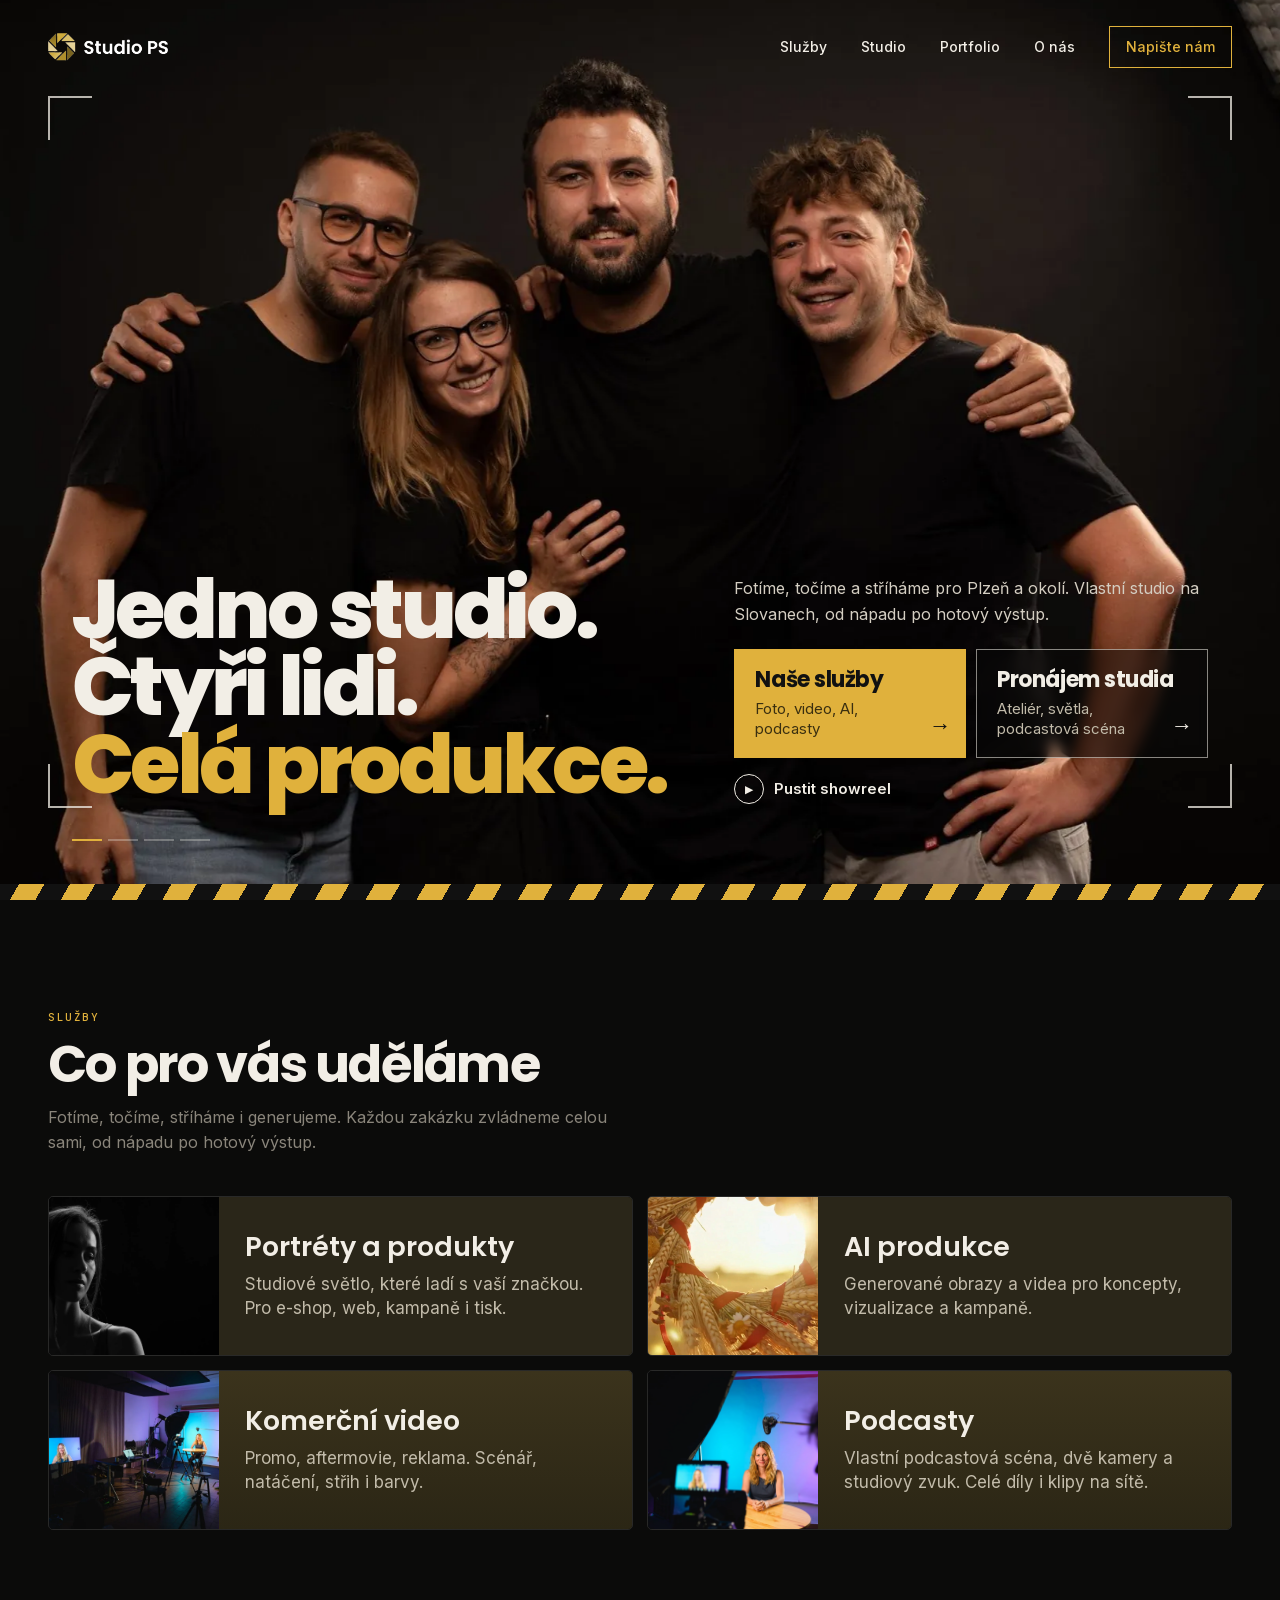
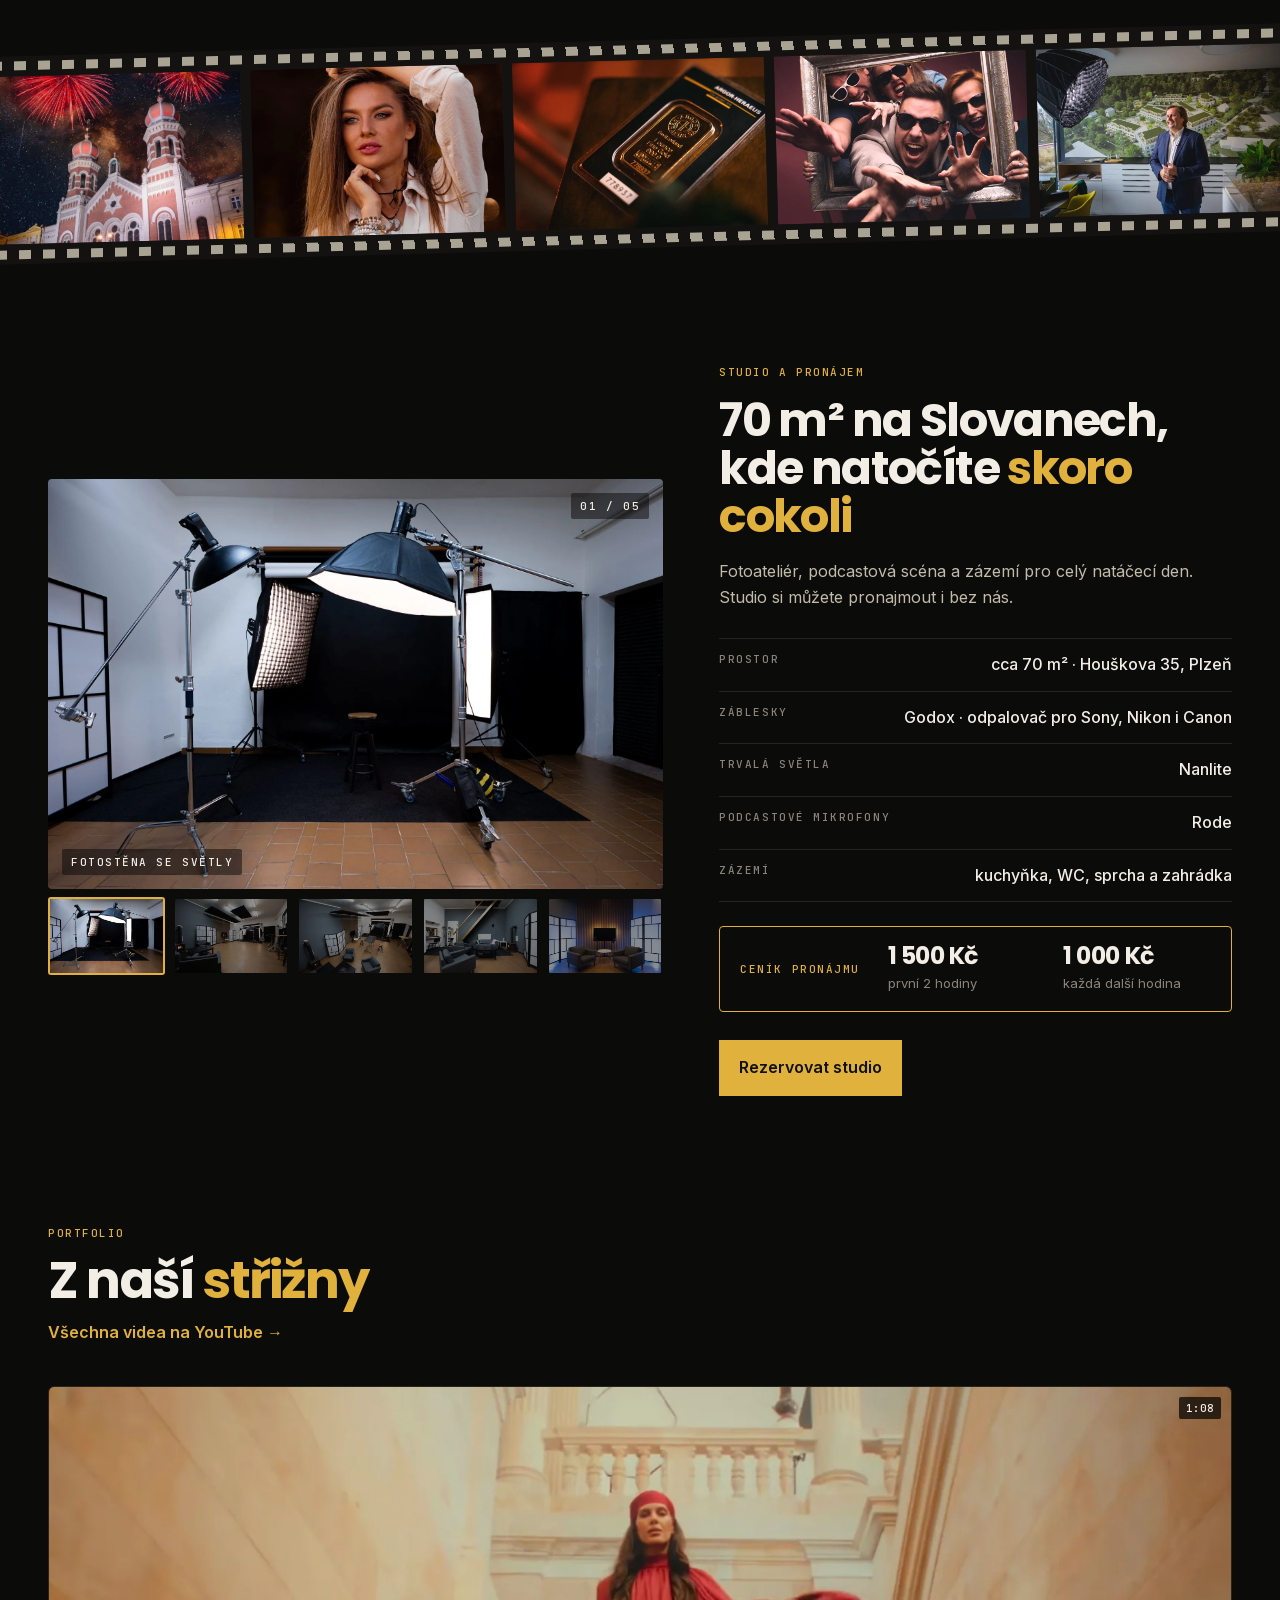
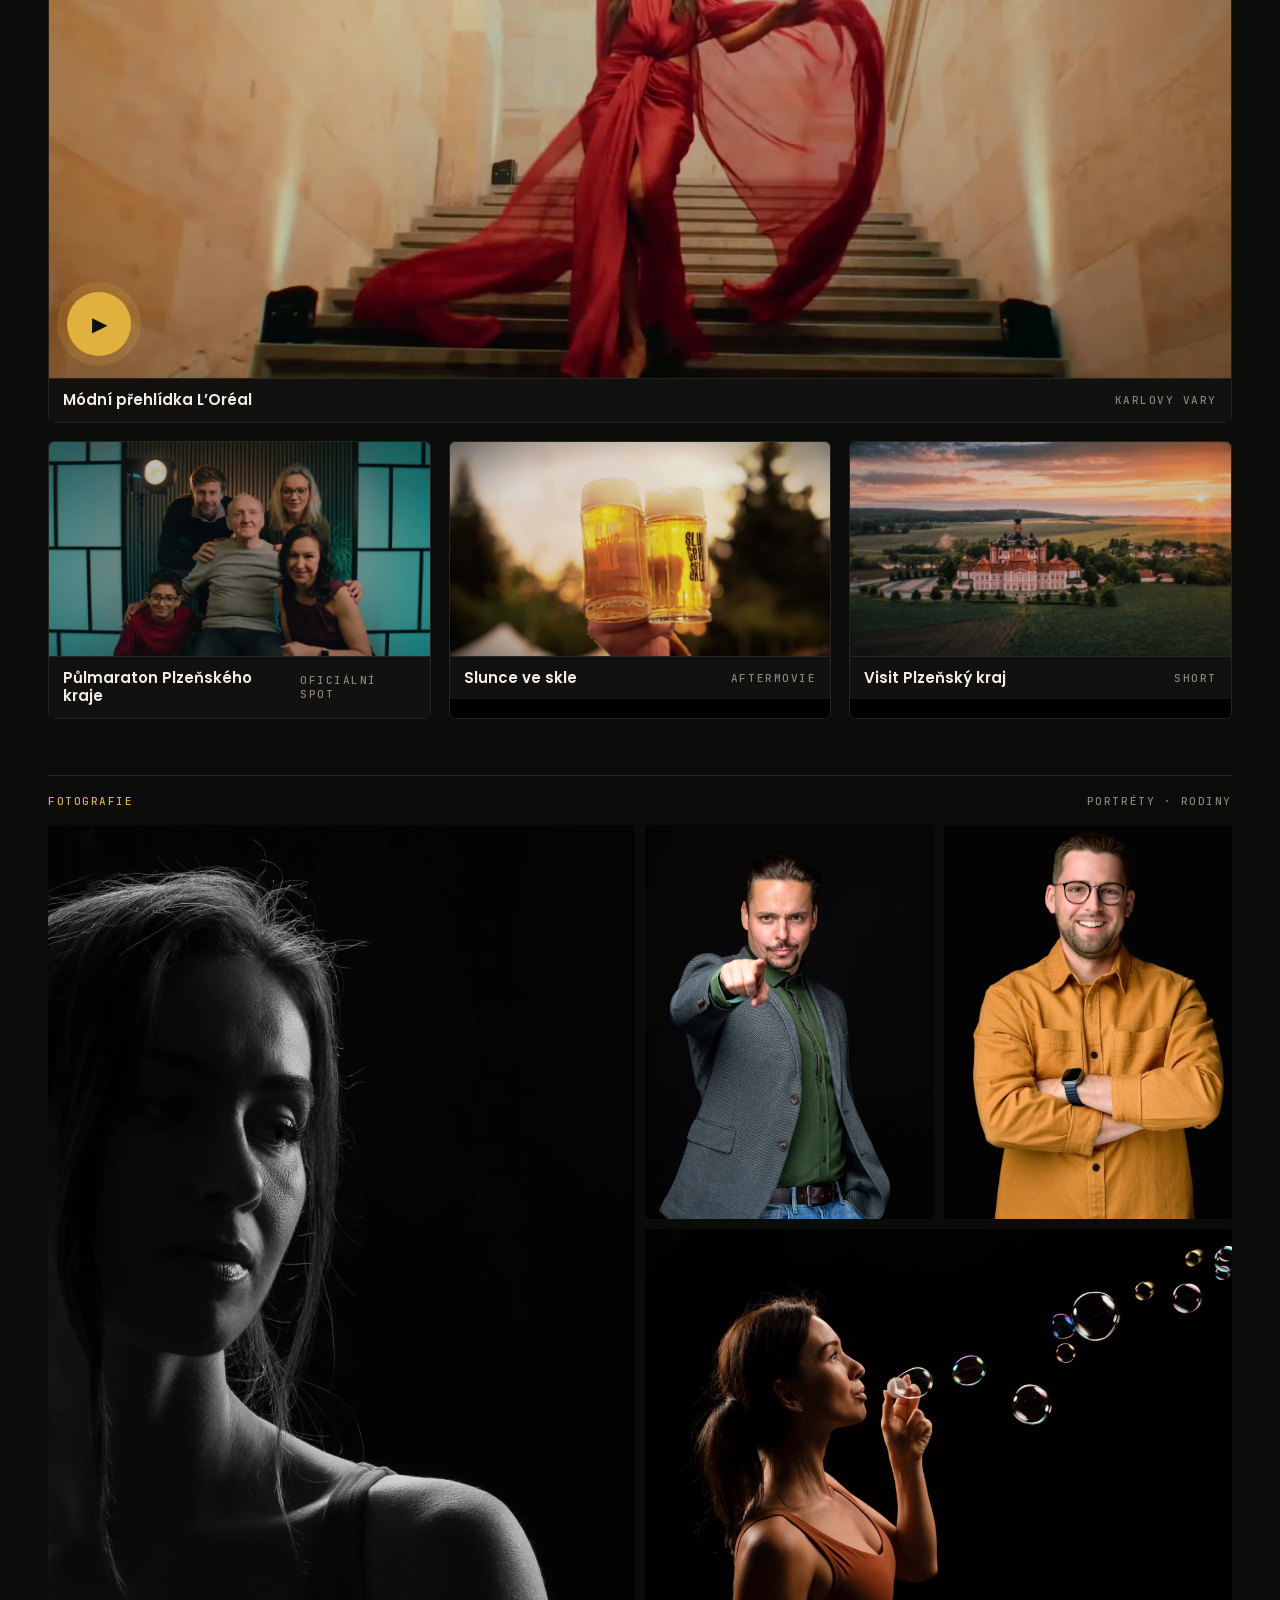
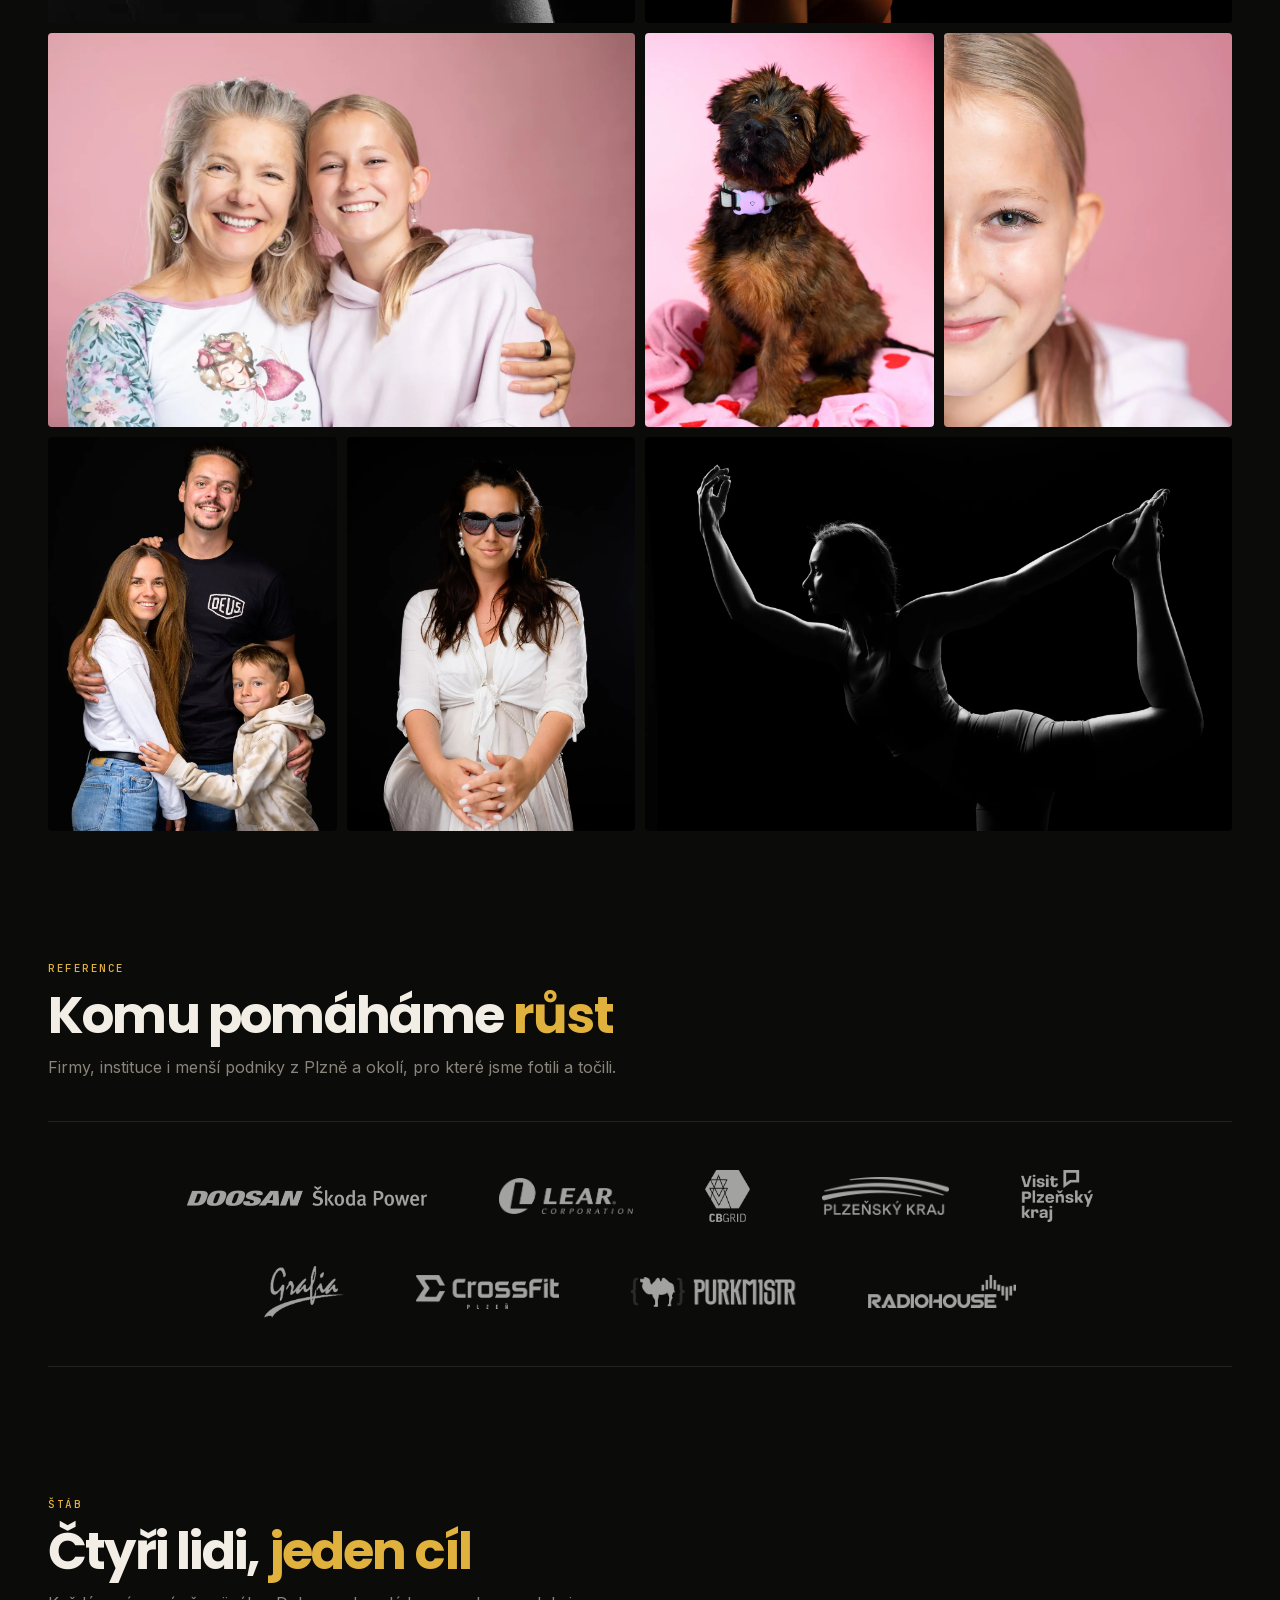
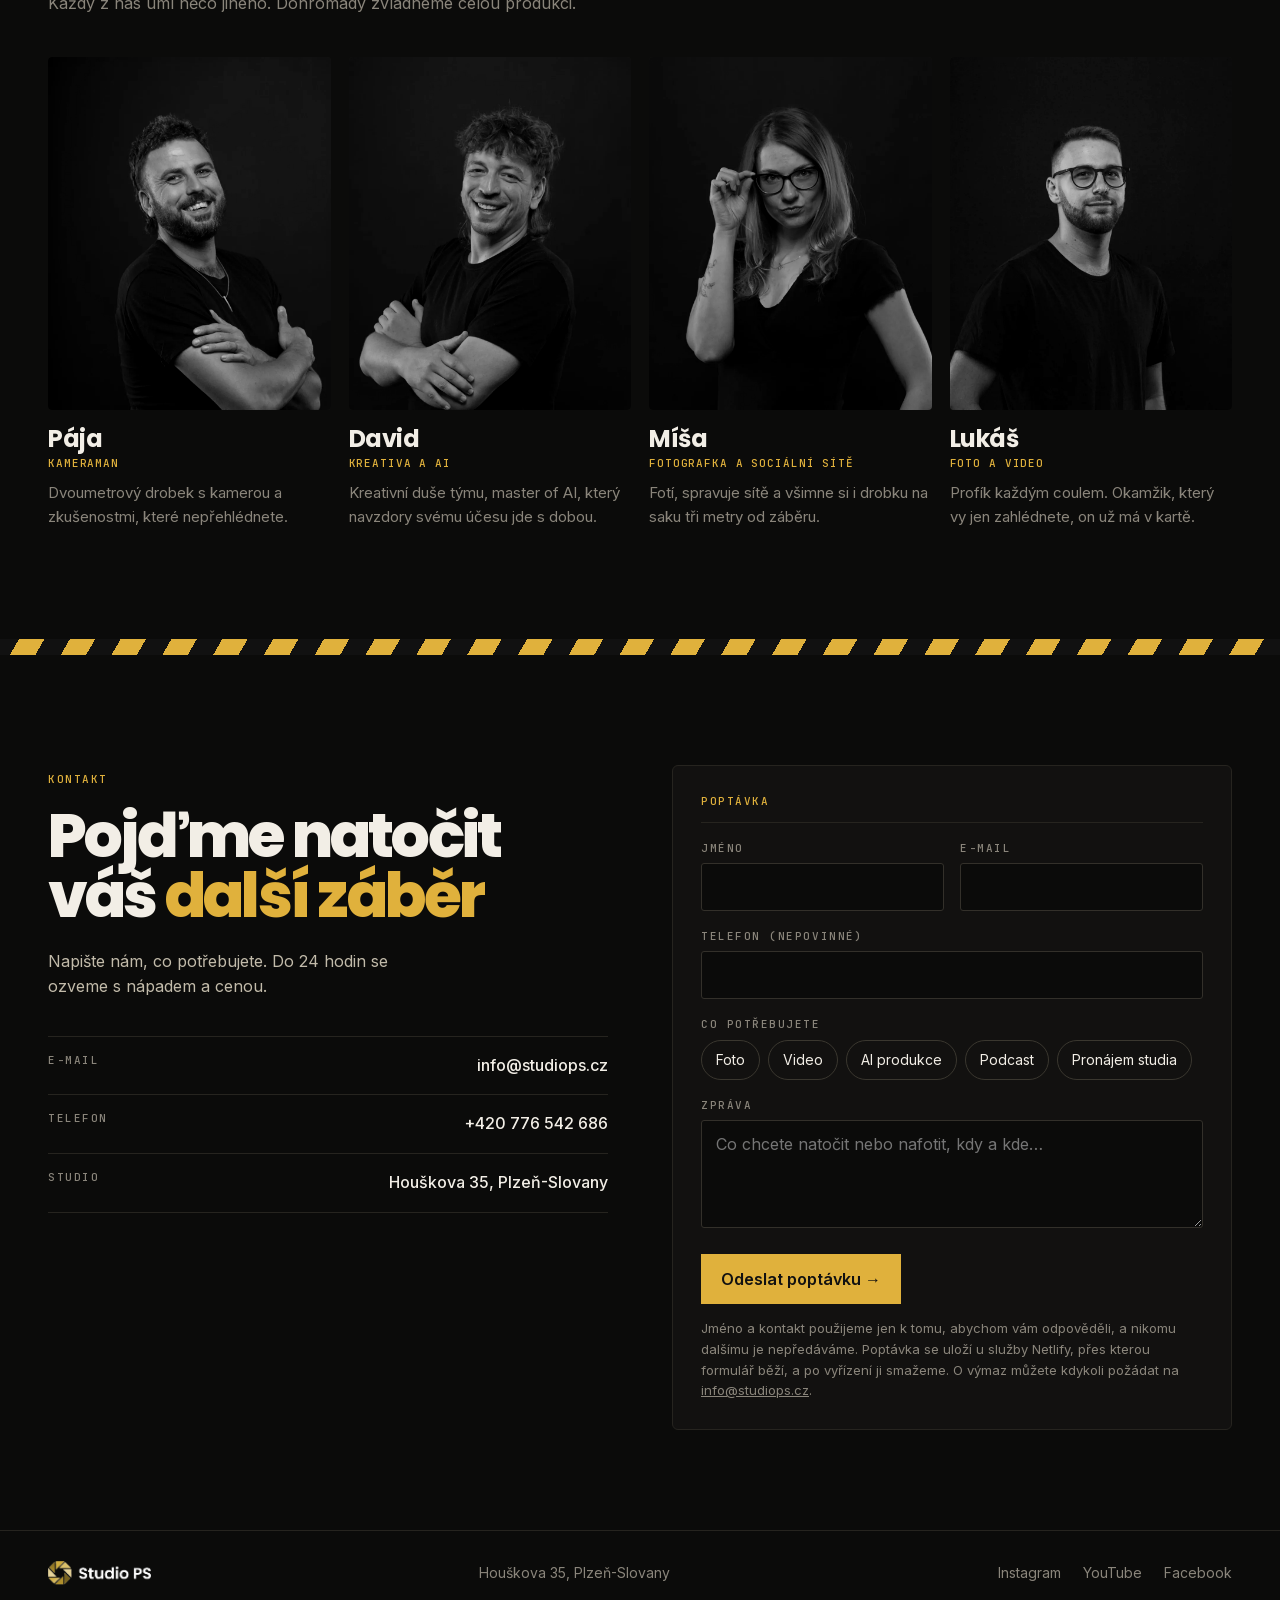
<file: index.html>
<!doctype html>
<html lang="cs"><head><meta charset="utf-8"><meta name="viewport" content="width=device-width,initial-scale=1">
<title>Studio PS – fotoateliér, video, AI a podcasty v Plzni</title><link rel="icon" href="/favicon.ico" sizes="48x48"><link rel="icon" type="image/png" sizes="32x32" href="/img/ikona-32.png"><link rel="icon" type="image/png" sizes="192x192" href="/img/ikona-192.png"><link rel="apple-touch-icon" href="/img/apple-touch-icon.png">
<meta name="description" content="Fotoateliér, video a podcastové studio v Plzni na Slovanech. Focení portrétů a produktů, komerční video, AI produkce a podcasty. Jedno studio, čtyři lidi, celá produkce.">

<link rel="stylesheet" href="/fonts/fonts.css">
<style>
:root{--bg:#0b0b0a;--bg2:#121110;--line:#26241f;--t:#f2eee6;--m:#8a857b;--s:#c2bbaa;--g:#e0b13c;--pad:48px}
*{box-sizing:border-box;margin:0;padding:0}
html{scroll-behavior:smooth}
html,body{overflow-x:clip}
body{background:var(--bg);color:var(--t);font:400 16px/1.6 Inter,sans-serif;-webkit-font-smoothing:antialiased}
a{color:inherit;text-decoration:none}
img{display:block;max-width:100%}
.mono{font:500 11px/1.3 "JetBrains Mono",monospace;letter-spacing:.14em;text-transform:uppercase}
.btn{display:inline-flex;align-items:center;gap:10px;background:var(--g);color:#111;padding:15px 20px;font-weight:600;white-space:nowrap}
.btn2{display:inline-flex;align-items:center;border:1.5px solid rgba(242,238,230,.6);padding:14px 18px;font-weight:600;white-space:nowrap}
.stripe{height:16px;background:repeating-linear-gradient(-60deg,#111 0 22px,var(--g) 22px 44px)}
section{position:relative}
.sec{padding:110px var(--pad)}
.sec-h{display:flex;justify-content:space-between;align-items:flex-end;gap:30px;margin-bottom:40px}
.sec-h .k{color:var(--g);margin-bottom:14px;display:block}
.sec-h h2{font:700 clamp(34px,4vw,60px)/1.02 Poppins;letter-spacing:-.035em}
.sec-h p{color:var(--m);max-width:40ch}

/* ===== hero = hledáček ===== */
.hero{height:100vh;min-height:680px;overflow:hidden}
.slides{position:absolute;inset:0}
/* přechod „Střih": nový snímek přejede šikmým řezem PŘES starý (ten zůstává celý vidět),
   po hraně jede zlatá linka; pohyb fotky běží nepřerušeně až do jejího zmizení */
.sl{position:absolute;inset:0;visibility:hidden;z-index:0}
.sl.live{visibility:visible}
.sl.out{z-index:1}
.sl.on{z-index:2}
.cut{position:absolute;top:50%;left:-10%;width:3px;background:var(--g);box-shadow:0 0 16px 2px rgba(224,177,60,.6);z-index:3;opacity:0;pointer-events:none}
.sl img{width:100%;height:100%;object-fit:cover;object-position:var(--p);transform:scale(var(--s0,1.06)) translate(var(--x0,0),var(--y0,0));will-change:transform}
.sl.live img{animation:kb var(--kb,9s) linear both}
@keyframes kb{from{transform:scale(var(--s0)) translate(var(--x0),var(--y0))}to{transform:scale(var(--s1)) translate(var(--x1),var(--y1))}}
.prog{position:absolute;z-index:4;left:72px;bottom:52px;display:flex;gap:6px}
.prog button{width:30px;height:16px;padding:7px 0;background:none;border:0;cursor:pointer}
.prog i{display:block;height:2px;background:rgba(242,238,230,.3);position:relative;overflow:hidden}
.prog i::after{content:"";position:absolute;inset:0;background:var(--g);transform:scaleX(0);transform-origin:left}
.prog .done i::after{transform:scaleX(1)}
.prog .on i::after{animation:pr var(--dur,6s) linear forwards}
@keyframes pr{to{transform:scaleX(1)}}
.hero::after{content:"";position:absolute;inset:0;background:linear-gradient(0deg,rgba(11,11,10,.95) 0%,rgba(11,11,10,.8) 34%,rgba(11,11,10,.42) 62%,rgba(11,11,10,.5) 100%)}
.top{position:absolute;z-index:6;inset:0 0 auto;display:flex;justify-content:space-between;align-items:center;padding:26px var(--pad)}
.top img{height:28px;width:auto}
.top nav{display:flex;gap:34px;font-size:14px;font-weight:500;align-items:center}
.top nav .cta{border:1.5px solid var(--g);color:var(--g);padding:9px 16px}
.burger{display:none;background:none;border:0;color:var(--t);width:44px;height:44px;cursor:pointer}
.mnav{position:fixed;inset:0;z-index:5;background:#0b0b0a;display:flex;flex-direction:column;justify-content:center;gap:6px;padding:90px 24px 40px}
.mnav[hidden]{display:none}
.mnav a{font:700 38px/1.2 Poppins;letter-spacing:-.03em}
.mnav .btn{font:600 17px Inter;align-self:flex-start;margin-top:22px}
.mnav .mono{color:var(--m);margin-top:26px}
body.menu .top{position:fixed}
.vf{position:absolute;z-index:3;inset:96px var(--pad) 92px;pointer-events:none}
.vf i{position:absolute;width:44px;height:44px;border:0 solid rgba(242,238,230,.75)}
.vf .a{top:0;left:0;border-top-width:2px;border-left-width:2px}.vf .b{top:0;right:0;border-top-width:2px;border-right-width:2px}
.vf .c{bottom:0;left:0;border-bottom-width:2px;border-left-width:2px}.vf .d{bottom:0;right:0;border-bottom-width:2px;border-right-width:2px}
.vf .x{position:absolute;left:50%;top:42%;width:28px;height:28px;translate:-50% -50%}
.vf .x::before,.vf .x::after{content:"";position:absolute;background:rgba(242,238,230,.5)}
.vf .x::before{left:13px;top:0;width:2px;height:28px}.vf .x::after{top:13px;left:0;height:2px;width:28px}
.hud{position:absolute;z-index:4;color:var(--t);background:rgba(10,9,8,.5);padding:6px 9px;border-radius:2px}
.hud.l{top:116px;left:72px;display:flex;align-items:center;gap:8px}
.hud.l::before{content:"";width:9px;height:9px;border-radius:50%;background:#e5483b;animation:blink 1.2s steps(2) infinite}
@keyframes blink{50%{opacity:0}}
.hud.r{top:116px;right:72px}
.copy{position:absolute;z-index:4;left:72px;right:72px;bottom:96px;display:grid;grid-template-columns:minmax(0,1fr) 440px;gap:48px;align-items:end}
h1{font:800 clamp(48px,6.4vw,108px)/.95 Poppins;letter-spacing:-.045em}
h1 em,h2 em{font-style:normal;color:var(--g)}
.side p{color:#d4cec2;margin-bottom:22px}
.btns{display:flex;gap:12px;flex-wrap:wrap}
.fork{display:grid;grid-template-columns:1fr 1fr;gap:10px}
.fk{position:relative;display:block;padding:14px 16px 14px;border:1.5px solid rgba(242,238,230,.55);background:rgba(11,11,10,.45);backdrop-filter:blur(6px);transition:transform .2s,border-color .2s,background .2s}
.fk .mono{display:block;font-size:10px;color:var(--s);margin-bottom:8px}
.fk b{display:block;font:700 20px/1.1 Poppins;letter-spacing:-.02em}
.fk small{display:block;font-size:13px;color:var(--s);margin-top:4px;padding-right:18px}
.fk i{position:absolute;right:12px;bottom:12px;font-style:normal;font-size:18px;transition:transform .2s}
.fk:hover{transform:translateY(-3px);border-color:var(--g)}.fk:hover i{transform:translateX(3px)}
.fk.g{background:var(--g);border-color:var(--g);color:#111}
.fk.g .mono,.fk.g small{color:#3a2f10}
.reel-l{display:inline-flex;align-items:center;gap:10px;margin-top:16px;font-weight:600;font-size:15px}
.reel-l span{width:30px;height:30px;border-radius:50%;border:1.5px solid var(--t);display:grid;place-items:center;font-size:10px}
.reel-l:hover{color:var(--g)}.reel-l:hover span{border-color:var(--g)}
.tc{position:absolute;z-index:4;right:72px;bottom:56px;font:500 14px "JetBrains Mono";letter-spacing:.1em}
.hero .stripe{position:absolute;z-index:5;left:0;right:0;bottom:0}

/* ===== služby = střihová osa ===== */
.nle{position:relative;background:var(--bg2);border:1px solid var(--line);border-radius:6px;overflow:hidden}
.nle .ph{top:0;bottom:0;left:calc(80px + 1%)}
.nle .ph::before{top:0}
.tcread{position:absolute;right:12px;top:6px;z-index:4;font:500 11px "JetBrains Mono";color:var(--g);letter-spacing:.1em}
.clip.on{border-color:var(--g);box-shadow:0 0 0 1px var(--g),0 10px 30px -10px rgba(224,177,60,.45)}
.clip.on .in{background:linear-gradient(180deg,#4a3d18,#33290f)}
.ruler{display:grid;grid-template-columns:80px 1fr;border-bottom:1px solid var(--line)}
.ruler>div:first-child{border-right:1px solid var(--line)}
.ticks{position:relative;height:30px;background:repeating-linear-gradient(90deg,#3a372f 0 1px,transparent 1px 12px) bottom/100% 7px no-repeat,repeating-linear-gradient(90deg,#5a564b 0 1px,transparent 1px 120px) bottom/100% 14px no-repeat}
.ticks span{position:absolute;top:5px;font:500 10px "JetBrains Mono";color:#7b766b}
.track{display:grid;grid-template-columns:80px 1fr;border-bottom:1px solid var(--line);height:170px}
.track.a{border-bottom:0;height:56px}
.lab{display:flex;align-items:center;justify-content:center;border-right:1px solid var(--line);color:#9a9488;background:#171612}
.lane{position:relative}
.clip{position:absolute;top:10px;bottom:10px;border-radius:5px;overflow:hidden;border:1.5px solid rgba(255,255,255,.12);display:flex;transition:border-color .2s}
.clip:hover{border-color:var(--g)}
.clip .th{width:170px;flex:none;background-size:cover;background-position:center}
.clip .in{padding:16px 18px;background:#2a2619;flex:1;min-width:0}
.clip.v .in{background:linear-gradient(180deg,#3b331c,#2b2615)}
.clip .in b{display:block;font:600 19px/1.15 Poppins;margin:4px 0 6px}
.clip .in span{font-size:14px;color:var(--s);display:block}
.clip .in small{font:500 10px "JetBrains Mono";color:var(--g);letter-spacing:.1em}
.wave{position:absolute;top:8px;bottom:8px;left:1%;width:97%;border-radius:4px;background:#1d2a22;border:1px solid #2f4637;overflow:hidden}
.wave svg{position:absolute;inset:4px 0;width:100%;height:calc(100% - 8px)}
.ph{position:absolute;top:-30px;bottom:0;left:1%;width:2px;background:var(--g);z-index:3;will-change:left}
.ph::before{content:"";position:absolute;top:0;left:-7px;border:8px solid transparent;border-top:10px solid var(--g)}

/* ===== filmový pás ===== */
.film{margin:0 -20px;transform:rotate(-1.5deg);background:#141210;padding:20px 0;position:relative;z-index:2}
.film::before,.film::after{content:"";position:absolute;left:0;right:0;height:9px;background:repeating-linear-gradient(90deg,transparent 0 12px,#e9e1cc 12px 24px);opacity:.7}
.film::before{top:5px}.film::after{bottom:5px}
.film-in{display:flex;gap:10px;padding:0 10px}
.film-in figure{flex:1;aspect-ratio:3/2;overflow:hidden;position:relative;min-width:0}
.film-in img{width:100%;height:100%;object-fit:cover}
.film-in figcaption{position:absolute;left:5px;bottom:2px;font:500 10px "JetBrains Mono";color:#f0c94d}

/* ===== portfolio = zásobník médií ===== */
.bin{display:grid;grid-template-columns:1.6fr 1fr;gap:18px}
.media{position:relative;display:block;overflow:hidden;border-radius:6px;border:1px solid var(--line);background:#000}
.media img{width:100%;aspect-ratio:16/9;object-fit:cover;opacity:.9;transition:transform .6s,opacity .3s}
.media:hover img{transform:scale(1.03);opacity:1}
.media .meta{display:flex;justify-content:space-between;align-items:center;gap:12px;padding:12px 14px;background:var(--bg2);border-top:1px solid var(--line)}
.media .meta b{font:600 15px/1.25 Poppins}
.media .meta span{color:var(--m)}
.media .dur{position:absolute;right:10px;top:10px;font:500 11px "JetBrains Mono";background:rgba(0,0,0,.7);padding:4px 7px;border-radius:2px}
.media .pl{position:absolute;left:18px;bottom:66px;width:64px;height:64px;border-radius:50%;background:var(--g);color:#111;display:grid;place-items:center;font-size:20px;box-shadow:0 0 0 10px rgba(224,177,60,.18)}
.media img.zoom{transform:scale(1.13)}
.media:hover img.zoom{transform:scale(1.16)}
.bin .side-list{display:grid;grid-template-rows:repeat(2,minmax(0,1fr));gap:18px;contain:size}
.side-list .media{display:flex;flex-direction:column}
.side-list .media img{flex:1;height:0;min-height:0;aspect-ratio:auto}
@media (max-width:1000px){.bin .side-list{contain:none}.side-list .media img{height:auto;aspect-ratio:16/9;flex:none}}
.bin1{grid-template-columns:1fr}.bin1 .media img{aspect-ratio:2/1}
@media(max-width:760px){.bin1 .media img{aspect-ratio:16/9}.bin1 .media .pl{width:46px;height:46px;font-size:15px;left:12px;bottom:58px;box-shadow:0 0 0 6px rgba(224,177,60,.18)}}
.bin3{display:grid;grid-template-columns:repeat(3,1fr);gap:18px;margin-top:18px}.bin4{grid-template-columns:repeat(4,1fr)}
.foto-h{display:flex;justify-content:space-between;gap:16px;margin:56px 0 16px;padding-top:18px;border-top:1px solid var(--line)}
.foto-h .k{color:var(--g)}.foto-h .mono:last-child{color:var(--m)}
.fotky{display:grid;grid-template-columns:repeat(4,1fr);grid-auto-rows:clamp(150px,15vw,230px);grid-auto-flow:dense;gap:10px}
.fotky figure{overflow:hidden;border-radius:4px;background:#151412}
.fotky .t{grid-row:span 2}.fotky .w{grid-column:span 2;grid-row:span 2}.fotky .v{grid-column:span 2;grid-row:span 4}
.fotky img{width:100%;height:100%;object-fit:cover;object-position:center 25%;transition:transform .6s}
.fotky figure:hover img{transform:scale(1.04)}
.more{display:inline-flex;gap:8px;color:var(--g);font-weight:600;white-space:nowrap}

/* ===== studio = lokace ===== */
.loc{display:grid;grid-template-columns:1.2fr 1fr;gap:56px;align-items:center}
.scout{min-width:0}
.view{position:relative;aspect-ratio:3/2;overflow:hidden;border-radius:4px;background:#000}
.view img{width:100%;height:100%;object-fit:cover;transition:opacity .25s}
.view .tag{left:14px;top:14px}.view .cnt{right:14px;top:14px}.view .cap{left:14px;bottom:14px}
.thumbs{display:grid;grid-template-columns:repeat(5,1fr);gap:8px;margin-top:8px}
.thumbs button{padding:0;border:2px solid transparent;border-radius:3px;overflow:hidden;cursor:pointer;background:none;aspect-ratio:3/2;opacity:.55;transition:.2s}
.thumbs button img{width:100%;height:100%;object-fit:cover}
.thumbs button:hover{opacity:.85}
.thumbs button.on{border-color:var(--g);opacity:1}
.loc-pics{position:relative;aspect-ratio:5/4}
.loc-pics img{position:absolute;object-fit:cover;border-radius:4px}
.loc-pics .a{left:0;top:0;width:82%;height:76%}
.loc-pics .b{right:0;bottom:0;width:46%;height:42%;outline:6px solid var(--bg)}
.loc-pics .tag{position:absolute;left:14px;top:14px}
.loc h2{font:700 clamp(32px,3.6vw,54px)/1.04 Poppins;letter-spacing:-.035em;margin:14px 0 18px}
.loc p{color:var(--s);margin-bottom:28px}
.specs{border-top:1px solid var(--line);margin-bottom:32px}
.specs div{display:flex;justify-content:space-between;gap:18px;padding:13px 0;border-bottom:1px solid var(--line)}
.specs .mono{color:var(--m)}
.specs b{font-weight:500;text-align:right}

/* ===== ceník pronájmu ===== */
.cena{display:grid;grid-template-columns:auto 1fr 1fr;align-items:center;gap:8px 28px;border:1px solid var(--g);border-radius:4px;padding:16px 20px;margin:-8px 0 28px}
.cena .mono{color:var(--g)}
.cena b{display:block;font:700 24px/1.1 Poppins;letter-spacing:-.02em}
.cena small{color:var(--m);font-size:13px}

/* ===== reference ===== */
.loga{list-style:none;display:flex;flex-wrap:wrap;justify-content:center;align-items:center;gap:44px 72px;border-top:1px solid var(--line);border-bottom:1px solid var(--line);padding:48px max(0px,calc((100% - 1000px)/2))}  /* šířka 1000 px → řady 5 + 4 */
.loga img{display:block;width:auto;opacity:.62;transition:opacity .25s}
.loga li:hover img{opacity:1}
.form .gdpr{font-size:13px;color:var(--m);margin-top:-4px}.form .gdpr a{color:inherit;text-decoration:underline}

/* ===== štáb ===== */
.crew{display:grid;grid-template-columns:repeat(4,1fr);gap:18px}
.crew figure{position:relative;aspect-ratio:4/5;overflow:hidden;border-radius:4px;background:#151412;margin-bottom:16px}
.crew figure img{width:100%;height:100%;object-fit:cover;object-position:center 30%;filter:grayscale(1) contrast(1.05);transition:filter .4s}
.crew article:hover figure img{filter:none}
.crew figure.lk{display:grid;place-items:center;border:1px dashed var(--line)}
.crew figure.lk img{width:34%;height:auto;filter:none;opacity:.5}
.crew .slate{position:absolute;left:0;right:0;bottom:0;display:flex;justify-content:space-between;padding:8px 12px;background:rgba(10,9,8,.72)}
.crew h3{font:700 24px/1.1 Poppins;letter-spacing:-.02em;margin-bottom:6px}
.crew p{color:var(--m);font-size:15px}

/* ===== kontakt ===== */
.end{padding:110px var(--pad) 100px;display:grid;grid-template-columns:1fr 1fr;gap:64px;align-items:start}
.end h2{font:800 clamp(40px,4.8vw,80px)/.98 Poppins;letter-spacing:-.045em;margin:16px 0 22px;max-width:12ch}
.end-l>p{color:var(--s);max-width:40ch;margin-bottom:36px}
.cinfo{border-top:1px solid var(--line)}
.cinfo>*{display:flex;justify-content:space-between;gap:16px;padding:16px 0;border-bottom:1px solid var(--line)}
.cinfo .mono{color:var(--m)}.cinfo b{font-weight:500}
.cinfo a:hover b{color:var(--g)}
.form{background:var(--bg2);border:1px solid var(--line);border-radius:6px;padding:28px;display:grid;gap:18px}
.f-top{display:flex;justify-content:space-between;color:var(--m);padding-bottom:14px;border-bottom:1px solid var(--line)}
.f-top span:first-child{color:#e5483b}
.row2{display:grid;grid-template-columns:1fr 1fr;gap:16px}
.form label>.mono,.form legend{display:block;color:var(--m);margin-bottom:8px}
.form input:not([type=checkbox]),.form textarea{width:100%;background:#0b0b0a;border:1px solid #33302a;border-radius:3px;color:var(--t);font:400 16px Inter;padding:13px 14px;outline:none;resize:vertical}
.form input:focus,.form textarea:focus{border-color:var(--g)}
.form fieldset{border:0}
.chips{display:flex;flex-wrap:wrap;gap:8px}
.chips input{position:absolute;opacity:0;pointer-events:none}
.chips span{display:inline-block;border:1px solid #3a372f;border-radius:999px;padding:8px 14px;font-size:14px;cursor:pointer;transition:.15s}
.chips input:checked+span{background:var(--g);border-color:var(--g);color:#111}
.chips input:focus-visible+span{outline:2px solid var(--g);outline-offset:2px}
.form .btn{justify-self:start;border:0;cursor:pointer;font:600 16px Inter}
.end .k{color:var(--g)}
footer{border-top:1px solid var(--line);padding:30px var(--pad);display:flex;justify-content:space-between;align-items:center;gap:20px;flex-wrap:wrap;color:var(--m);font-size:14px}
footer img{height:24px;width:auto}
footer nav{display:flex;gap:22px}
footer a:hover{color:var(--g)}

/* ===== mobil ===== */
@media (max-width:1000px){
  :root{--pad:28px}
  .copy{grid-template-columns:1fr;gap:24px}
  .bin{grid-template-columns:1fr}.bin .side-list{grid-template-columns:1fr 1fr;grid-template-rows:none}
  .loc{grid-template-columns:1fr}
  .crew{grid-template-columns:repeat(2,1fr)}
  .bin4{grid-template-columns:1fr 1fr}
  .loga{display:grid;grid-template-columns:repeat(3,1fr);justify-items:center;padding:40px 0}
  .end{grid-template-columns:1fr}
  /* osa → seznam klipů */
  .ruler,.track.a,.ph,.lab{display:none}
  .nle{background:none;border:0;display:grid;gap:12px}
  .track,.lane{display:contents}
  .clip{position:static;width:auto!important;height:auto}
  .nle{grid-template-columns:1fr 1fr}
}
@media (max-width:760px){
  :root{--pad:16px}
  .top{padding:18px 16px}.top img{height:24px;width:auto}
  .top nav{display:none}.burger{display:block}
  .vf{inset:72px 12px 40px}
  .hud.l{top:86px;left:24px}.hud.r{display:none}
  .nle{grid-template-columns:1fr}
  .vf .x{display:none}
  .sl img{object-position:var(--pm)}
  .prog{left:24px;bottom:50px}
  .prog button{width:22px}

  .copy{left:24px;right:24px;bottom:70px}
  h1{font-size:44px}
  .side p{font-size:15px;margin-bottom:16px}
  .fk{padding:12px 30px 12px 12px}
  .fk i{right:10px;bottom:auto;top:50%;translate:0 -50%}
  .fk .mono{display:none}
  .fk b{font-size:17px}
  .fk small{display:none}
  .reel-l{margin-top:12px;font-size:14px}
  .tc{display:none}
  .sec{padding:72px 16px}
  .sec-h{flex-direction:column;align-items:flex-start;gap:12px}
  .clip .th{width:110px}
  .clip .in{padding:12px 14px}
  .clip .in b{font-size:17px}
  .bin3,.bin4{grid-template-columns:1fr}
  .fotky{grid-template-columns:repeat(2,1fr);grid-auto-rows:150px;gap:8px}
  .foto-h .mono:last-child{display:none}
  .bin .side-list{grid-template-columns:1fr}
  .media .pl{width:64px;height:64px}
  .film-in figure:nth-child(n+5){display:none}
  .thumbs{grid-template-columns:repeat(5,72px);overflow-x:auto;scrollbar-width:none}
  .view .cap{display:none}
  .crew{gap:12px}.crew h3{font-size:20px}.crew p{font-size:14px}
  .end{padding:72px 16px;gap:36px}
  .row2{grid-template-columns:1fr}
  .cena{grid-template-columns:1fr 1fr}.cena .mono{grid-column:1/-1}
  .loga{display:flex;gap:32px 40px;padding:36px 0}.loga img{max-width:40vw;object-fit:contain}
  .form{padding:20px}
  .form .btn{justify-self:stretch;justify-content:center}
  footer{flex-direction:column;align-items:flex-start}
}
@media (prefers-reduced-motion:reduce){*{animation:none!important;transition:none!important}}

/* úvod: na počítači fotka přes celou plochu, text dole na ztmaveném pásu; v mobilu fotka nad textem (2026-11-07) */
.hero .hud,.hero .tc,.hero .vf .x{display:none}
.hero .fk .mono{display:none}
/* světlejší snímky: navíc ztmavení pod textem, síla v --sh u snímku */
.sl::after{content:"";position:absolute;inset:0;pointer-events:none;background:linear-gradient(0deg,rgba(11,11,10,var(--sh,0)) 0%,rgba(11,11,10,calc(var(--sh,0)*.85)) 38%,rgba(11,11,10,0) 72%)}
@media (max-width:760px){.sl::after{display:none}}
.hero::after{background:linear-gradient(0deg,rgba(11,11,10,.96) 0%,rgba(11,11,10,.82) 30%,rgba(11,11,10,.35) 58%,rgba(11,11,10,.25) 100%),linear-gradient(90deg,rgba(11,11,10,.55) 0%,rgba(11,11,10,0) 55%)}
/* menu zůstává nahoře i při rolování */
.top{position:fixed;transition:background .25s,padding .25s,border-color .25s;border-bottom:1px solid transparent}
.top.scrolled{background:rgba(11,11,10,.88);backdrop-filter:blur(10px);-webkit-backdrop-filter:blur(10px);padding-top:14px;padding-bottom:14px;border-bottom-color:var(--line)}
section[id]{scroll-margin-top:72px}
/* nadpis a popisek sekce pohromadě, ne rozházené do stran */
.sec-h{flex-direction:column;align-items:flex-start;gap:14px}
.sec-h p{max-width:58ch}
@media (max-width:760px){
  .hero{height:auto;min-height:0;padding-top:68px}
  .hero::after{display:none}
  .hero .slides{position:relative;inset:auto;width:auto;aspect-ratio:4/5;margin:0 16px;overflow:hidden;border-radius:3px}
  .hero .vf{inset:68px 16px auto;width:auto;aspect-ratio:4/5}
  .hero .copy{position:relative;inset:auto;padding:28px 24px 64px;gap:22px;display:flex;flex-direction:column;align-items:flex-start}
  .hero .prog{left:30px;bottom:auto;top:calc(68px + (100vw - 32px)*1.25 - 30px)}
  .hero .stripe{position:relative}
}
/* moderátorka: na počítači zvětšit od spodní hrany, aby obličej vyjel nad text (2026-11-07) */
@media (min-width:761px){.sl.mod img{transform-origin:62% 100%;--s0:1.32;--s1:1.36;--x0:0px;--y0:0px;--x1:0px;--y1:0px}}
@media (min-width:761px) and (max-height:880px),(min-width:761px) and (max-width:1700px) and (min-aspect-ratio:17/10),(min-width:761px) and (max-aspect-ratio:3/2){.sl.mod img{transform-origin:66% 100%;--s0:1.68;--s1:1.72}}
/* jóga jako závěrečný pruh přes celou šířku galerie (2026-11-08) */
.fotky .pruh{grid-column:1/-1}
.fotky .pruh img{object-position:center 8%}
/* rozcestník v úvodu: větší texty v tlačítkách (2026-11-09) */
.hero .fk{padding:18px 20px}
.hero .fk b{font-size:25px}
.hero .fk small{font-size:15px;line-height:1.35;margin-top:6px;padding-right:24px}
.hero .fk i{font-size:22px;right:14px;bottom:14px}
.copy{grid-template-columns:minmax(0,1fr) clamp(430px,37vw,540px);gap:40px}
.hero .fk b{font-size:clamp(21px,1.72vw,25px)}
@media (max-width:1000px){.copy{grid-template-columns:1fr}}
/* dlaždice služeb: větší texty, ať vyplní plochu (2026-11-09) */
.clip .in{padding:20px 26px;display:flex;flex-direction:column;justify-content:center}
.clip .in b{font-size:27px;margin:0 0 10px}
.clip .in span{font-size:17px;line-height:1.45}
@media (max-width:760px){.clip .in{padding:14px 16px}.clip .in b{font-size:20px;margin-bottom:6px}.clip .in span{font-size:15px}}
@media (max-width:760px){.hero .fk{padding:14px 34px 14px 14px}.hero .fk b{font-size:20px}.hero .fk i{right:12px;bottom:auto}}
/* služby jako přehledné dlaždice bez střihové osy, tým s rolemi (2026-11-15) */
@media (min-width:1001px){
  .ruler,.track.a,.ph,.lab{display:none}
  .nle{background:none;border:0;display:grid;grid-template-columns:1fr 1fr;gap:14px;overflow:visible}
  .track,.lane{display:contents}
  .clip{position:static;width:auto!important;min-height:160px}
}
.nle .clip.on{border-color:rgba(255,255,255,.12);box-shadow:none}
.nle .clip.on .in{background:#2a2619}.nle .clip.v.on .in{background:linear-gradient(180deg,#3b331c,#2b2615)}
.nle .clip:hover{border-color:var(--g)}
.crew .role{display:block;color:var(--g);font-size:11px;letter-spacing:.08em;margin:-2px 0 10px}
.f-top span:first-child{color:var(--g)}
</style><meta property="og:type" content="website"><meta property="og:locale" content="cs_CZ"><meta property="og:site_name" content="Studio PS"><meta property="og:title" content="Studio PS – fotoateliér, video, AI a podcasty v Plzni"><meta property="og:description" content="Fotoateliér, video a podcastové studio v Plzni na Slovanech. Focení portrétů a produktů, komerční video, AI produkce a podcasty. Jedno studio, čtyři lidi, celá produkce."><meta property="og:url" content="https://studiops.cz/"><meta property="og:image" content="https://studiops.cz/img/og/index.jpg"><meta property="og:image:width" content="1200"><meta property="og:image:height" content="630"><meta name="twitter:card" content="summary_large_image"><script type="application/ld+json">{"@context": "https://schema.org", "@type": "ProfessionalService", "@id": "https://studiops.cz/#studio", "name": "Studio PS", "slogan": "Jedno studio. Čtyři lidi. Celá produkce.", "description": "Foto a video studio v Plzni na Slovanech: portréty a produktové foto, komerční video, AI produkce a podcasty. Ateliér o rozloze cca 70 m² k pronájmu.", "url": "https://studiops.cz/", "logo": "https://studiops.cz/img/logo-bila.png", "image": "https://studiops.cz/img/og/index.jpg", "email": "info@studiops.cz", "telephone": "+420776542686", "address": {"@type": "PostalAddress", "streetAddress": "Houškova 35", "addressLocality": "Plzeň", "addressRegion": "Plzeňský kraj", "addressCountry": "CZ"}, "areaServed": "Plzeň a Plzeňský kraj", "sameAs": ["https://www.instagram.com/studio__ps_/", "https://www.youtube.com/@StudioPS-hr6ec", "https://www.facebook.com/profile.php?id=61553299647324"], "makesOffer": [{"@type": "Offer", "itemOffered": {"@type": "Service", "name": "Portréty a produktové foto", "url": "https://studiops.cz/portrety.html"}}, {"@type": "Offer", "itemOffered": {"@type": "Service", "name": "Komerční video", "url": "https://studiops.cz/video.html"}}, {"@type": "Offer", "itemOffered": {"@type": "Service", "name": "AI produkce", "url": "https://studiops.cz/ai.html"}}, {"@type": "Offer", "itemOffered": {"@type": "Service", "name": "Podcasty a video podcasty", "url": "https://studiops.cz/podcasty.html"}}, {"@type": "Offer", "itemOffered": {"@type": "Service", "name": "Pronájem studia", "description": "Ateliér na focení, podcastová scéna a zázemí, cca 70 m², Houškova 35, Plzeň"}, "priceSpecification": [{"@type": "UnitPriceSpecification", "price": 1500, "priceCurrency": "CZK", "description": "první 2 hodiny"}, {"@type": "UnitPriceSpecification", "price": 1000, "priceCurrency": "CZK", "unitCode": "HUR", "description": "každá další hodina"}]}]}</script>
</head><body>

<section class="hero">
  <div class="slides" id="slides">
    <figure class="sl on live" style="--p:center 30%;--pm:center 40%" data-l="Studio PS" data-r=""><picture><source media="(max-width:760px)" srcset="img/slide/tym45.webp"><img src="img/slide/tym.webp" alt="Tým Studia PS" fetchpriority="high"></picture></figure>
    <figure class="sl" style="--p:center 55%;--pm:center;--sh:.8" data-l="Studio PS" data-r=""><picture><source media="(max-width:760px)" data-srcset="img/slide/p05m.webp"><img data-src="img/prostor/05.webp" alt="Podcastový set s křesly"></picture></figure>
    <figure class="sl mod" style="--p:center 50%;--pm:center 45%;--sh:.6" data-l="Studio PS" data-r=""><picture><source media="(max-width:760px)" data-srcset="img/slide/06m.webp"><img data-src="img/slide/06.webp" alt="Moderátorka při natáčení ve studiu"></picture></figure>
    <figure class="sl" style="--p:center 55%;--pm:center" data-l="Studio PS" data-r=""><picture><source media="(max-width:760px)" data-srcset="img/slide/kasperkm.webp"><img data-src="img/kasperk.webp" alt="Hrad Kašperk z dronu"></picture></figure>
  </div>
  <header class="top"><a href="#" aria-label="Studio PS – úvod"><img src="img/logo-bila.png" alt="Studio PS" width="860" height="201"></a><nav><a href="#sluzby">Služby</a><a href="#studio">Studio</a><a href="#portfolio">Portfolio</a><a href="#stab">O nás</a><a class="cta" href="#kontakt">Napište nám</a></nav>
    <button class="burger" aria-label="Otevřít menu" aria-expanded="false" aria-controls="mnav"><svg width="26" height="26" viewBox="0 0 26 26" fill="none" stroke="currentColor" stroke-width="2"><path d="M3 8h20M3 18h20"/></svg></button></header>
  <nav class="mnav" id="mnav" hidden><a href="#sluzby">Služby</a><a href="#studio">Studio</a><a href="#portfolio">Portfolio</a><a href="#stab">O nás</a><a class="btn" href="#kontakt">Napište nám</a><span class="mono">info@studiops.cz · +420 776 542 686</span></nav>
  <div class="vf"><i class="a"></i><i class="b"></i><i class="c"></i><i class="d"></i><span class="x"></span></div>
  <div class="hud l mono" id="hudL">Štáb · Studio PS</div><div class="hud r mono" id="hudR">4 lidi · 1 studio</div>
  <div class="prog" id="prog"><button aria-label="Snímek 1"><i></i></button><button aria-label="Snímek 2"><i></i></button><button aria-label="Snímek 3"><i></i></button><button aria-label="Snímek 4"><i></i></button></div>
  <div class="copy">
    <h1>Jedno studio.<br>Čtyři lidi.<br><em>Celá produkce.</em></h1>
    <div class="side"><p>Fotíme, točíme a stříháme pro Plzeň a okolí. Vlastní studio na Slovanech, od nápadu po hotový výstup.</p>
      <nav class="fork" aria-label="Rozcestník">
        <a class="fk g" href="#sluzby"><span class="mono">01 · Pro firmy i lidi</span><b>Naše služby</b><small>Foto, video, AI, podcasty</small><i>→</i></a>
        <a class="fk" href="#studio"><span class="mono">02 · 70 m² na Slovanech</span><b>Pronájem studia</b><small>Ateliér, světla, podcastová scéna</small><i>→</i></a>
      </nav>
      <a class="reel-l" href="https://youtu.be/RwYApKnUtww"><span>▶</span>Pustit showreel</a></div>
  </div>
  <div class="tc">TC 00:00:12:08</div>
  <div class="stripe"></div>
</section>

<section class="sec" id="sluzby">
  <div class="sec-h"><div><span class="mono k">Služby</span><h2>Co pro vás uděláme</h2></div><p>Fotíme, točíme, stříháme i generujeme. Každou zakázku zvládneme celou sami, od nápadu po hotový výstup.</p></div>
  <div class="nle" id="nle"><div class="ph" id="ph"></div>
    <div class="ruler"><div></div><div class="ticks"><span class="tcread" id="tcread">00:00:00:00</span><span style="left:4px">00:00</span><span style="left:20%">00:10</span><span style="left:40%">00:20</span><span style="left:60%">00:30</span><span style="left:80%">00:40</span></div></div>
    <div class="track"><div class="lab mono">V2</div><div class="lane">
      <a class="clip" href="portrety.html" style="order:1;left:1%;width:47%"><div class="th" style="background-image:url(img/foto/11.webp);background-position:12% 30%"></div><div class="in"><b>Portréty a produkty</b><span>Studiové světlo, které ladí s vaší značkou. Pro e-shop, web, kampaně i tisk.</span></div></a>
      <a class="clip" href="ai.html" style="order:2;left:50%;width:48%"><div class="th" style="background-image:url(img/sluzby/ai/01.webp);background-position:center 45%"></div><div class="in"><b>AI produkce</b><span>Generované obrazy a videa pro koncepty, vizualizace a kampaně.</span></div></a>
    </div></div>
    <div class="track"><div class="lab mono">V1</div><div class="lane">
      <a class="clip v" href="video.html" style="order:3;left:1%;width:47%"><div class="th" style="background-image:url(img/svc-video.webp)"></div><div class="in"><b>Komerční video</b><span>Promo, aftermovie, reklama. Scénář, natáčení, střih i barvy.</span></div></a>
      <a class="clip v" href="podcasty.html" style="order:4;left:50%;width:48%"><div class="th" style="background-image:url(img/slide/06.webp);background-position:center 45%"></div><div class="in"><b>Podcasty</b><span>Vlastní podcastová scéna, dvě kamery a studiový zvuk. Celé díly i klipy na sítě.</span></div></a>
      
    </div></div>
    <div class="track a"><div class="lab mono">A1</div><div class="lane"><div class="wave" id="wave"></div></div></div>
  </div>
</section>

<div class="film" aria-hidden="true"><div class="film-in">
  <figure><img src="img/pas/synagoga.webp" alt="" loading="lazy"></figure>
  <figure><img src="img/pas/03.webp" alt="" loading="lazy"></figure>
  <figure><img src="img/pas/04.webp" alt="" loading="lazy"></figure>
  <figure><img src="img/pas/05.webp" alt="" loading="lazy"></figure>
  <figure><img src="img/pas/06.webp" alt="" loading="lazy"></figure>
</div></div>

<section class="sec" id="studio">
  <div class="loc">
    <div class="scout">
      <div class="view"><img id="scoutImg" src="img/prostor/01.webp" alt="Fotostěna se světly" loading="lazy"><span class="hud mono cnt" id="scoutCnt">01 / 05</span><span class="hud mono cap" id="scoutCap">Fotostěna se světly</span></div>
      <div class="thumbs" role="tablist" aria-label="Fotky studia">
        <button class="on" data-i="01" data-cap="Fotostěna se světly"><img src="img/prostor/01-n.webp" alt="" loading="lazy"></button>
        <button data-i="02" data-cap="Celý ateliér s krbem"><img src="img/prostor/02-n.webp" alt="" loading="lazy"></button>
        <button data-i="03" data-cap="Pohled shora"><img src="img/prostor/03-n.webp" alt="" loading="lazy"></button>
        <button data-i="04" data-cap="Zázemí a odpočinková zóna"><img src="img/prostor/04-n.webp" alt="" loading="lazy"></button>
        <button data-i="05" data-cap="Podcastová scéna"><img src="img/prostor/05-n.webp" alt="" loading="lazy"></button>
      </div>
    </div>
    <div>
      <span class="mono" style="color:var(--g)">Studio a pronájem</span>
      <h2>70 m² na Slovanech, kde natočíte <em>skoro cokoli</em></h2>
      <p>Fotoateliér, podcastová scéna a zázemí pro celý natáčecí den. Studio si můžete pronajmout i bez nás.</p>
      <div class="specs">
        <div><span class="mono">Prostor</span><b>cca 70 m² · Houškova 35, Plzeň</b></div>
        <div><span class="mono">Záblesky</span><b>Godox · odpalovač pro Sony, Nikon i Canon</b></div>
        <div><span class="mono">Trvalá světla</span><b>Nanlite</b></div>
        <div><span class="mono">Podcastové mikrofony</span><b>Rode</b></div>
        <div><span class="mono">Zázemí</span><b>kuchyňka, WC, sprcha a zahrádka</b></div>
      </div>
      <div class="cena"><span class="mono">Ceník pronájmu</span><div><b>1 500 Kč</b><small>první 2 hodiny</small></div><div><b>1 000 Kč</b><small>každá další hodina</small></div></div>
      <div class="btns"><a class="btn" href="#kontakt">Rezervovat studio</a></div>
    </div>
  </div>
</section>

<section class="sec" id="portfolio" style="padding-top:20px">
  <div class="sec-h"><div><span class="mono k">Portfolio</span><h2>Z naší <em>střižny</em></h2></div><a class="more" href="https://www.youtube.com/@StudioPS-hr6ec">Všechna videa na YouTube →</a></div>
  <div class="bin bin1">
    <a class="media" href="https://youtu.be/UB-7-dYRnvc"><img src="img/video/loreal.webp" alt="Módní přehlídka L’Oréal" loading="lazy"><span class="pl">▶</span><span class="dur">1:08</span><div class="meta"><b>Módní přehlídka L’Oréal</b><span class="mono">Karlovy Vary</span></div></a>
  </div>
  <div class="bin3">
    <a class="media" href="https://youtu.be/Vozil1n-c-M"><img src="img/video/pulmaraton.webp" alt="Půlmaraton Plzeňského kraje" loading="lazy"><div class="meta"><b>Půlmaraton Plzeňského kraje</b><span class="mono">Oficiální spot</span></div></a>
    <a class="media" href="https://youtu.be/6iRxB7B1G1o"><img src="img/video/slunce.webp" alt="Slunce ve skle" loading="lazy"><div class="meta"><b>Slunce ve skle</b><span class="mono">Aftermovie</span></div></a>
    <a class="media" href="https://youtu.be/lJ_bD581QIw"><img src="img/video/visitpk.webp" alt="Visit Plzeňský kraj" loading="lazy"><div class="meta"><b>Visit Plzeňský kraj</b><span class="mono">Short</span></div></a>
  </div>
  <div class="foto-h"><span class="mono k">Fotografie</span><span class="mono">Portréty · Rodiny</span></div>
  <div class="fotky">
    <figure class="v"><img src="img/foto/11.webp" alt="Černobílý portrét ženy v šeru" loading="lazy" style="object-position:left center"></figure>
    <figure class="t"><img src="img/foto/01.webp" alt="Portrét muže v saku" loading="lazy"></figure>
    <figure class="t"><img src="img/foto/02.webp" alt="Firemní portrét" loading="lazy"></figure>
    <figure class="w"><img src="img/foto/13.webp" alt="Žena foukající bubliny" loading="lazy"></figure>
    <figure class="w"><img src="img/foto/05.webp" alt="Portrét matky s dcerou" loading="lazy"></figure>
    <figure class="t"><img src="img/foto/03.webp" alt="Štěně v ateliéru" loading="lazy"></figure>
    <figure class="t"><img src="img/foto/10.webp" alt="Detail dívčího portrétu" loading="lazy"></figure>
    <figure class="t"><img src="img/foto/04.webp" alt="Rodinný portrét" loading="lazy"></figure>
    <figure class="t"><img src="img/foto/07.webp" alt="Portrét ženy v bílém" loading="lazy"></figure>
    <figure class="w"><img src="img/foto/12.webp" alt="Silueta tanečnice v józe" loading="lazy"></figure>
  </div>
</section>

<section class="sec ref" id="reference" style="padding-top:20px">
  <div class="sec-h"><div><span class="mono k">Reference</span><h2>Komu pomáháme <em>růst</em></h2></div><p>Firmy, instituce i menší podniky z Plzně a okolí, pro které jsme fotili a točili.</p></div>
  <ul class="loga">
    <li><img src="img/klienti/doosan.png" alt="Doosan Škoda Power" style="height:20px" width="240" height="20" loading="lazy"></li>
    <li><img src="img/klienti/lear.png" alt="Lear" style="height:36px" width="134" height="36" loading="lazy"></li>
    <li><img src="img/klienti/cbgrid.png" alt="CB Grid" style="height:52px" width="46" height="52" loading="lazy"></li>
    <li><img src="img/klienti/plzensky-kraj.png" alt="Plzeňský kraj" style="height:38px" width="126" height="38" loading="lazy"></li>
    <li><img src="img/klienti/visit-pk.png" alt="Visit Plzeňský kraj" style="height:52px" width="73" height="52" loading="lazy"></li>
    <li><img src="img/klienti/grafia.png" alt="Grafia" style="height:52px" width="81" height="52" loading="lazy"></li>
    <li><img src="img/klienti/crossfit-plzen.png" alt="CrossFit Plzeň" style="height:34px" width="143" height="34" loading="lazy"></li>
    <li><img src="img/klienti/purkmistr.png" alt="Purkmistr" style="height:30px" width="165" height="30" loading="lazy"></li>
    <li><img src="img/klienti/radiohouse.png" alt="Radiohouse" style="height:33px" width="148" height="33" loading="lazy"></li>
  </ul>
</section>

<section class="sec" id="stab" style="padding-top:20px">
  <div class="sec-h"><div><span class="mono k">Štáb</span><h2>Čtyři lidi, <em>jeden cíl</em></h2></div><p>Každý z nás umí něco jiného. Dohromady zvládneme celou produkci.</p></div>
  <div class="crew">
    <article><figure><img src="img/paja.webp" alt="Pája" loading="lazy"></figure><h3>Pája</h3><span class="role mono">Kameraman</span><p>Dvoumetrový drobek s kamerou a zkušenostmi, které nepřehlédnete.</p></article>
    <article><figure><img src="img/david.webp" alt="David" loading="lazy"></figure><h3>David</h3><span class="role mono">Kreativa a AI</span><p>Kreativní duše týmu, master of AI, který navzdory svému účesu jde s dobou.</p></article>
    <article><figure><img src="img/misa.webp" alt="Míša" loading="lazy"></figure><h3>Míša</h3><span class="role mono">Fotografka a sociální sítě</span><p>Fotí, spravuje sítě a všimne si i drobku na saku tři metry od záběru.</p></article>
    <article><figure><img src="img/lukas.webp" alt="Lukáš" loading="lazy"></figure><h3>Lukáš</h3><span class="role mono">Foto a video</span><p>Profík každým coulem. Okamžik, který vy jen zahlédnete, on už má v kartě.</p></article>
  </div>
</section>

<div class="stripe"></div>
<section class="end" id="kontakt">
  <div class="end-l">
    <span class="mono k">Kontakt</span>
    <h2>Pojďme natočit váš <em>další záběr</em></h2>
    <p>Napište nám, co potřebujete. Do 24 hodin se ozveme s nápadem a cenou.</p>
    <div class="cinfo">
      <a href="mailto:info@studiops.cz"><span class="mono">E-mail</span><b>info@studiops.cz</b></a>
      <a href="tel:+420776542686"><span class="mono">Telefon</span><b>+420 776 542 686</b></a>
      <div><span class="mono">Studio</span><b>Houškova 35, Plzeň-Slovany</b></div>
    </div>
  </div>
  <form class="form" name="kontakt" method="POST" data-netlify="true" netlify-honeypot="bot-field" action="https://studiops-nahled.netlify.app/dekujeme">
    <input type="hidden" name="form-name" value="kontakt"><p hidden><label>Nevyplňovat <input name="bot-field"></label></p>
    <div class="f-top mono"><span>Poptávka</span></div>
    <div class="row2">
      <label><span class="mono">Jméno</span><input name="jmeno" required autocomplete="name"></label>
      <label><span class="mono">E-mail</span><input type="email" name="email" required autocomplete="email"></label>
    </div>
    <label><span class="mono">Telefon (nepovinné)</span><input type="tel" name="telefon" autocomplete="tel"></label>
    <fieldset><legend class="mono">Co potřebujete</legend>
      <div class="chips">
        <label><input type="checkbox" name="sluzba" value="Foto"><span>Foto</span></label>
        <label><input type="checkbox" name="sluzba" value="Video"><span>Video</span></label>
        <label><input type="checkbox" name="sluzba" value="AI produkce"><span>AI produkce</span></label>
        <label><input type="checkbox" name="sluzba" value="Podcast"><span>Podcast</span></label>
        <label><input type="checkbox" name="sluzba" value="Pronájem studia"><span>Pronájem studia</span></label>
      </div>
    </fieldset>
    <label><span class="mono">Zpráva</span><textarea name="zprava" rows="4" required placeholder="Co chcete natočit nebo nafotit, kdy a kde…"></textarea></label>
    <button class="btn" type="submit">Odeslat poptávku →</button>
    <p class="gdpr">Jméno a kontakt použijeme jen k tomu, abychom vám odpověděli, a nikomu dalšímu je nepředáváme. Poptávka se uloží u služby Netlify, přes kterou formulář běží, a po vyřízení ji smažeme. O výmaz můžete kdykoli požádat na <a href="mailto:info@studiops.cz">info@studiops.cz</a>.</p>
  </form>
</section>
<footer>
  <img src="img/logo-bila.png" alt="Studio PS">
  <span>Houškova 35, Plzeň-Slovany</span>
  <nav><a href="https://www.instagram.com/studio__ps_/">Instagram</a><a href="https://www.youtube.com/@StudioPS-hr6ec">YouTube</a><a href="https://www.facebook.com/profile.php?id=61553299647324">Facebook</a></nav>
</footer>
<script>
// slideshow v hledáčku
(function(){const sl=[...document.querySelectorAll('.sl')],bt=[...document.querySelectorAll('#prog button')],L=document.getElementById('hudL'),Rr=document.getElementById('hudR');if(sl.length<2)return;
 const DUR=6000,still=matchMedia('(prefers-reduced-motion: reduce)').matches;let i=0,t;
 document.getElementById('prog').style.setProperty('--dur',DUR/1000+'s');
 const load=k=>sl[k%sl.length].querySelectorAll('[data-src],[data-srcset]').forEach(e=>{if(e.dataset.srcset){e.srcset=e.dataset.srcset;e.removeAttribute('data-srcset')}if(e.dataset.src){e.src=e.dataset.src;e.removeAttribute('data-src')}});
 // pohyb kamery stejný u všech snímků: pomalý nájezd
 const MOVES=[[1.04,1.12,'0%','0%','0%','0%']],FADE=950,EASE='cubic-bezier(.77,0,.18,1)';
 const box=document.getElementById('slides'),cut=document.createElement('i');cut.className='cut';box.appendChild(cut);
 // šikmý řez zleva doprava (horní hrana o 20 % šířky napřed) + zlatá linka po hraně
 const wipe=el=>{const w=box.clientWidth,h=box.clientHeight,ang=Math.atan(.2*w/h)*180/Math.PI,tr=`translate(-50%,-50%) rotate(${ang}deg)`;
  cut.style.height=Math.hypot(h,.2*w)+40+'px';
  cut.animate([{left:'-10%',opacity:1,transform:tr},{left:'110%',opacity:1,transform:tr}],{duration:FADE,easing:EASE});
  el.animate([{clipPath:'polygon(0% 0%,0% 0%,-20% 100%,0% 100%)'},{clipPath:'polygon(0% 0%,120% 0%,100% 100%,0% 100%)'}],{duration:FADE,easing:EASE})};
 const move=k=>{const [s0,s1,x0,y0,x1,y1]=MOVES[k%MOVES.length],st=sl[k].style;
  st.setProperty('--s0',s0);st.setProperty('--s1',s1);st.setProperty('--x0',x0);st.setProperty('--y0',y0);st.setProperty('--x1',x1);st.setProperty('--y1',y1);st.setProperty('--kb',(DUR+FADE+600)/1000+'s')};
 // přepnout až po dekódování fotky, ať se nic nedonačítá před očima (max. 2 s čekání)
 const ready=k=>{const im=sl[k].querySelector('img');return Promise.race([im.decode?im.decode().catch(()=>{}):Promise.resolve(),new Promise(r=>setTimeout(r,2000))])};
 let seq=0;
 async function go(n,first){n=(n+sl.length)%sl.length;const my=++seq;clearTimeout(t);
  bt.forEach((b,k)=>{b.classList.toggle('done',k<n);b.classList.remove('on')});void bt[n].offsetWidth;bt[n].classList.add('on');
  if(!first){load(n);await ready(n);if(my!==seq)return;
   const prev=sl[i];sl.forEach((x,k)=>{if(k!==i&&k!==n)x.classList.remove('on','out','live')});
   move(n);sl[n].classList.remove('out','live');void sl[n].offsetWidth;sl[n].classList.add('live');
   prev.classList.remove('on');prev.classList.add('out');sl[n].classList.add('on');if(!still)wipe(sl[n]);
   setTimeout(()=>{if(sl[i]!==prev)prev.classList.remove('out','live')},FADE+100);i=n}
  else move(0);
  setTimeout(()=>load(i+1),1500);
  L.textContent=sl[i].dataset.l;Rr.textContent=sl[i].dataset.r;if(!still)t=setTimeout(()=>go(i+1),DUR)}
 bt.forEach((b,k)=>b.addEventListener('click',()=>go(k)));
 document.addEventListener('visibilitychange',()=>{clearTimeout(t);if(!document.hidden&&!still)t=setTimeout(()=>go(i+1),DUR)});
 go(0,true)})();
// mobilní menu
(function(){const b=document.querySelector('.burger'),n=document.getElementById('mnav');if(!b)return;
 const set=o=>{n.hidden=!o;b.setAttribute('aria-expanded',o);b.setAttribute('aria-label',o?'Zavřít menu':'Otevřít menu');document.body.classList.toggle('menu',o);document.body.style.overflow=o?'hidden':'';
  b.innerHTML=o?'<svg width="26" height="26" viewBox="0 0 26 26" fill="none" stroke="currentColor" stroke-width="2"><path d="M5 5l16 16M21 5L5 21"/></svg>':'<svg width="26" height="26" viewBox="0 0 26 26" fill="none" stroke="currentColor" stroke-width="2"><path d="M3 8h20M3 18h20"/></svg>'};
 b.addEventListener('click',()=>set(n.hidden));n.querySelectorAll('a').forEach(a=>a.addEventListener('click',()=>set(false)))})();
// obhlídka studia
(function(){const img=document.getElementById('scoutImg');if(!img)return;const cnt=document.getElementById('scoutCnt'),cap=document.getElementById('scoutCap');
 document.querySelectorAll('.thumbs button').forEach(b=>b.addEventListener('click',()=>{document.querySelectorAll('.thumbs button').forEach(x=>x.classList.toggle('on',x===b));
  img.style.opacity=0;setTimeout(()=>{img.src='img/prostor/'+b.dataset.i+'.webp';img.alt=b.dataset.cap;cap.textContent=b.dataset.cap;cnt.textContent=b.dataset.i+' / 05';img.style.opacity=1},180)}))})();
// zvuková vlna
(function(){const w=document.getElementById('wave');if(!w)return;let s='',n=360,a=0;
 for(let i=0;i<n;i++){a=a*.82+Math.random()*.18;const env=.35+.65*Math.abs(Math.sin(i/n*Math.PI*5.3))*(.6+.4*Math.sin(i/17));
  const h=Math.max(.06,Math.min(1,(a*1.6+Math.random()*.25)*env));s+=`<rect x="${i*4}" y="${50-h*48}" width="2.4" height="${h*96}" rx="1"/>`}
 w.innerHTML=`<svg viewBox="0 0 ${n*4} 100" preserveAspectRatio="none" fill="#5fb37f" opacity=".8">${s}</svg>`})();
// přehrávací hlava podle scrollu
(function(){const nle=document.getElementById('nle'),ph=document.getElementById('ph'),tc=document.getElementById('tcread');if(!nle)return;
 const clips=[...nle.querySelectorAll('.clip')];const pad=v=>String(v).padStart(2,'0');
 function upd(){if(getComputedStyle(ph).display==='none')return;const r=nle.getBoundingClientRect(),vh=innerHeight;
  let p=(vh*.85-r.top)/(vh*.85+r.height*.3);p=Math.max(0,Math.min(1,p));
  const lane=nle.querySelector('.lane').getBoundingClientRect();const x=lane.left-r.left+lane.width*(.01+.97*p);ph.style.left=x+'px';
  const t=p*50;tc.textContent='00:00:'+pad(Math.floor(t))+':'+pad(Math.floor((t%1)*25));
  const ax=r.left+x;clips.forEach(c=>{const b=c.getBoundingClientRect();c.classList.toggle('on',ax>=b.left&&ax<=b.right)})}
 addEventListener('scroll',upd,{passive:true});addEventListener('resize',upd);upd()})();
</script>
<script>(()=>{const t=document.querySelector('.top');const f=()=>t.classList.toggle('scrolled',scrollY>30);addEventListener('scroll',f,{passive:true});f()})()</script>
<script>document.querySelectorAll('form[name=kontakt]').forEach(f=>f.addEventListener('submit',e=>{e.preventDefault();const b=f.querySelector('[type=submit]');if(b){b.disabled=true;b.textContent='Odesílám…'}
fetch(f.action,{method:'POST',mode:'no-cors',body:new URLSearchParams(new FormData(f))}).then(()=>location.href='/dekujeme').catch(()=>f.submit())}))</script>
</body></html>
</file>
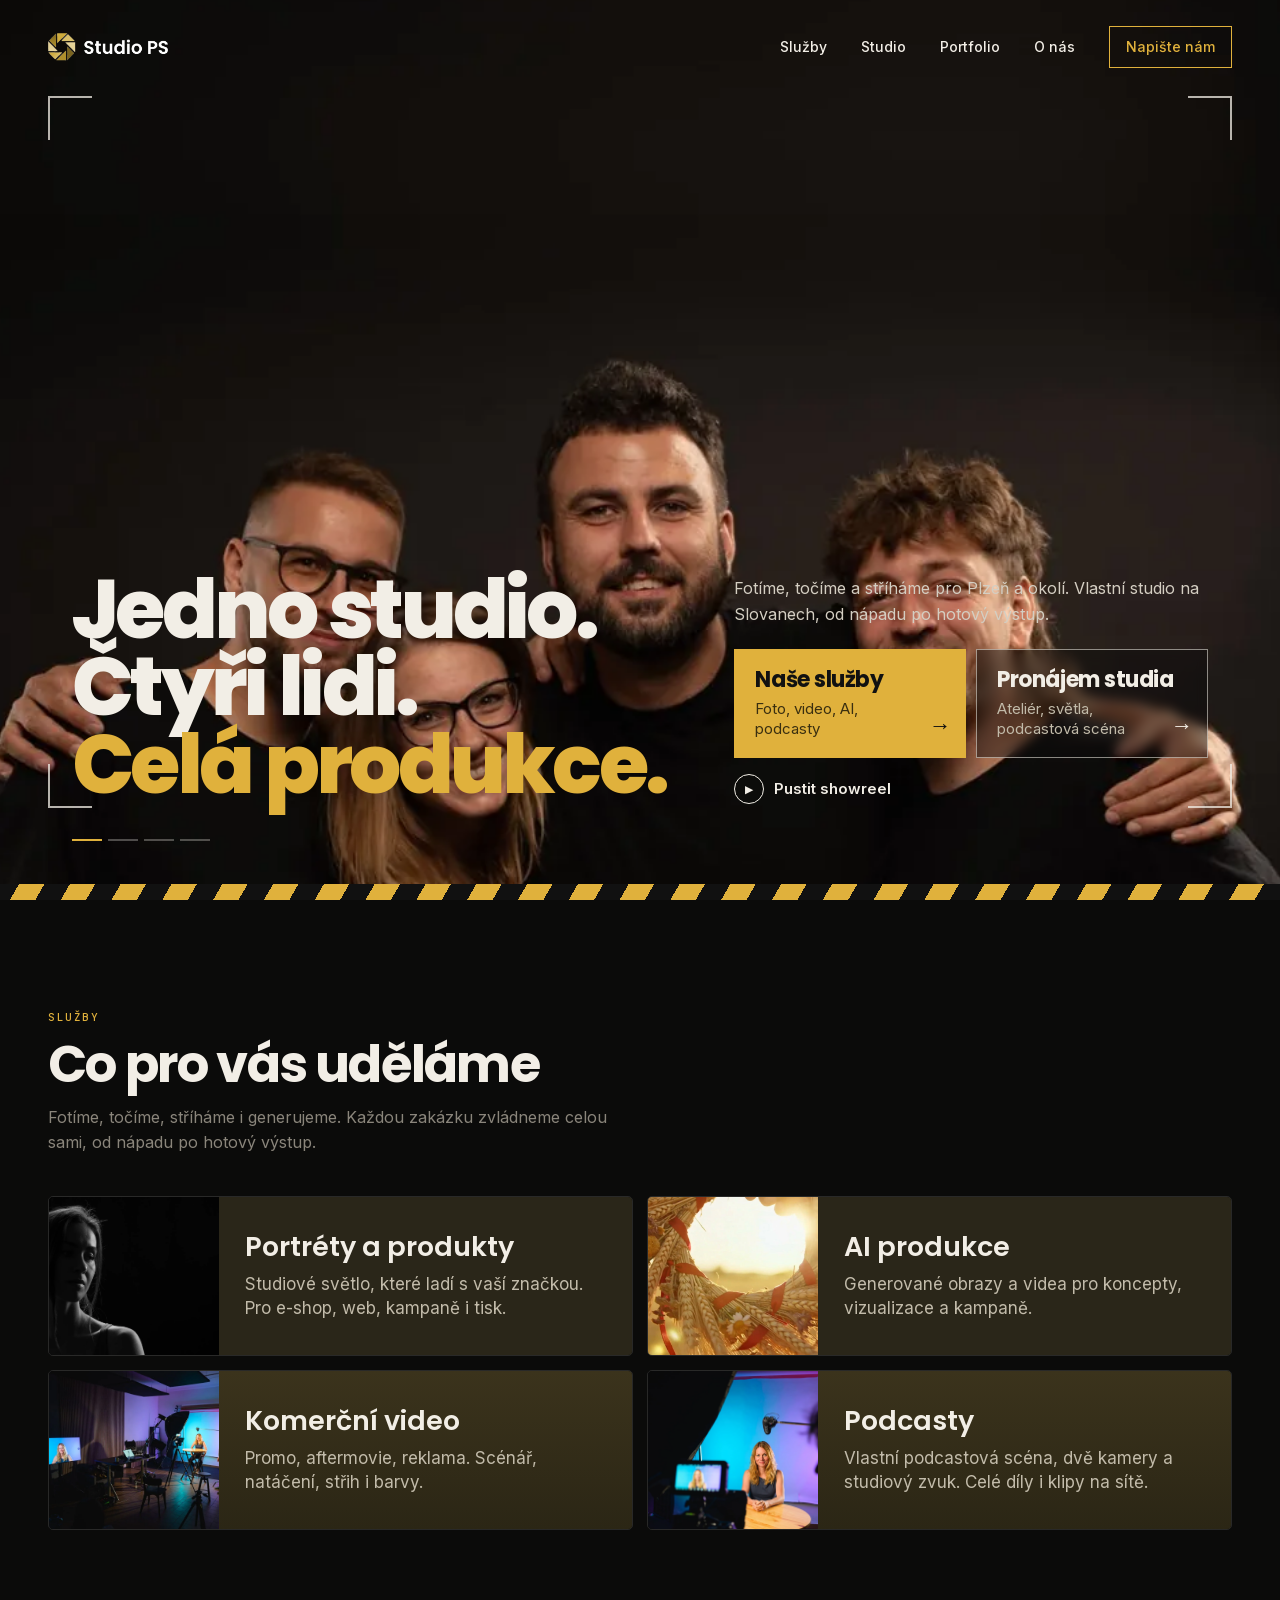
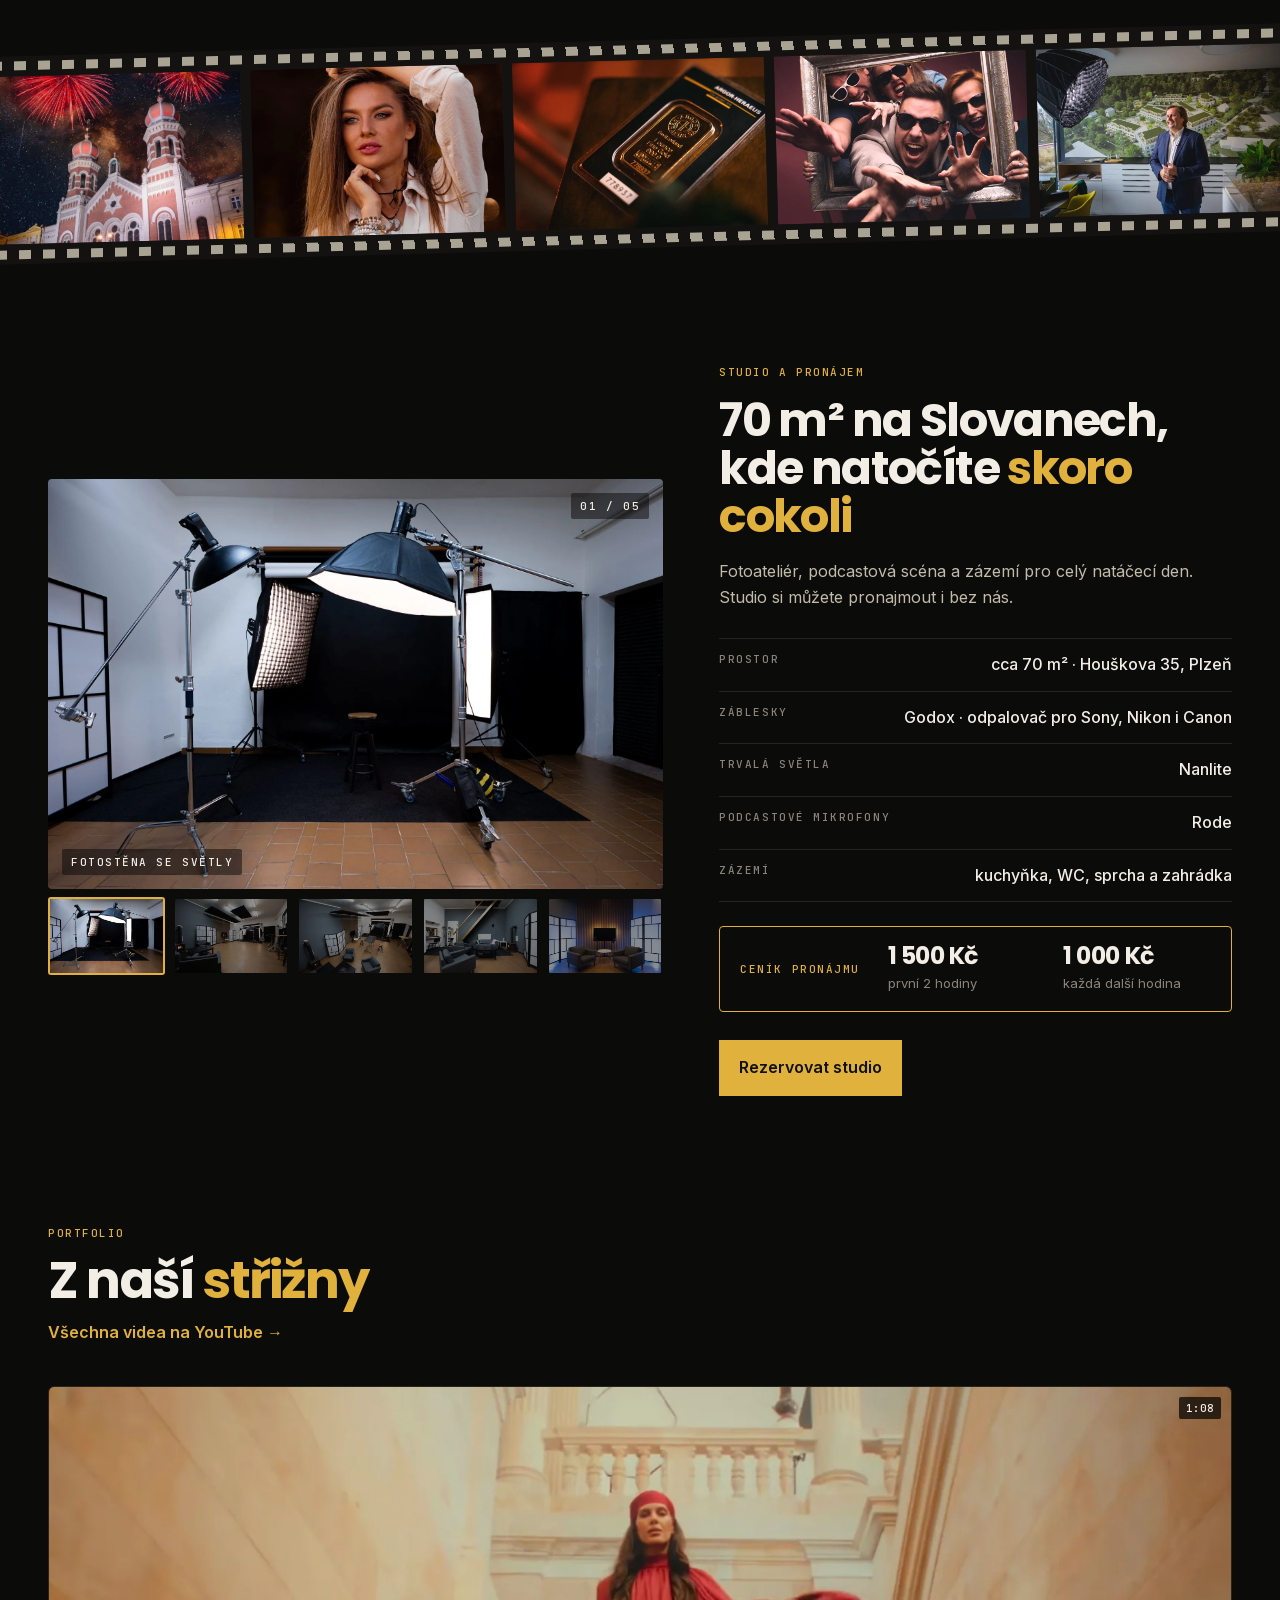
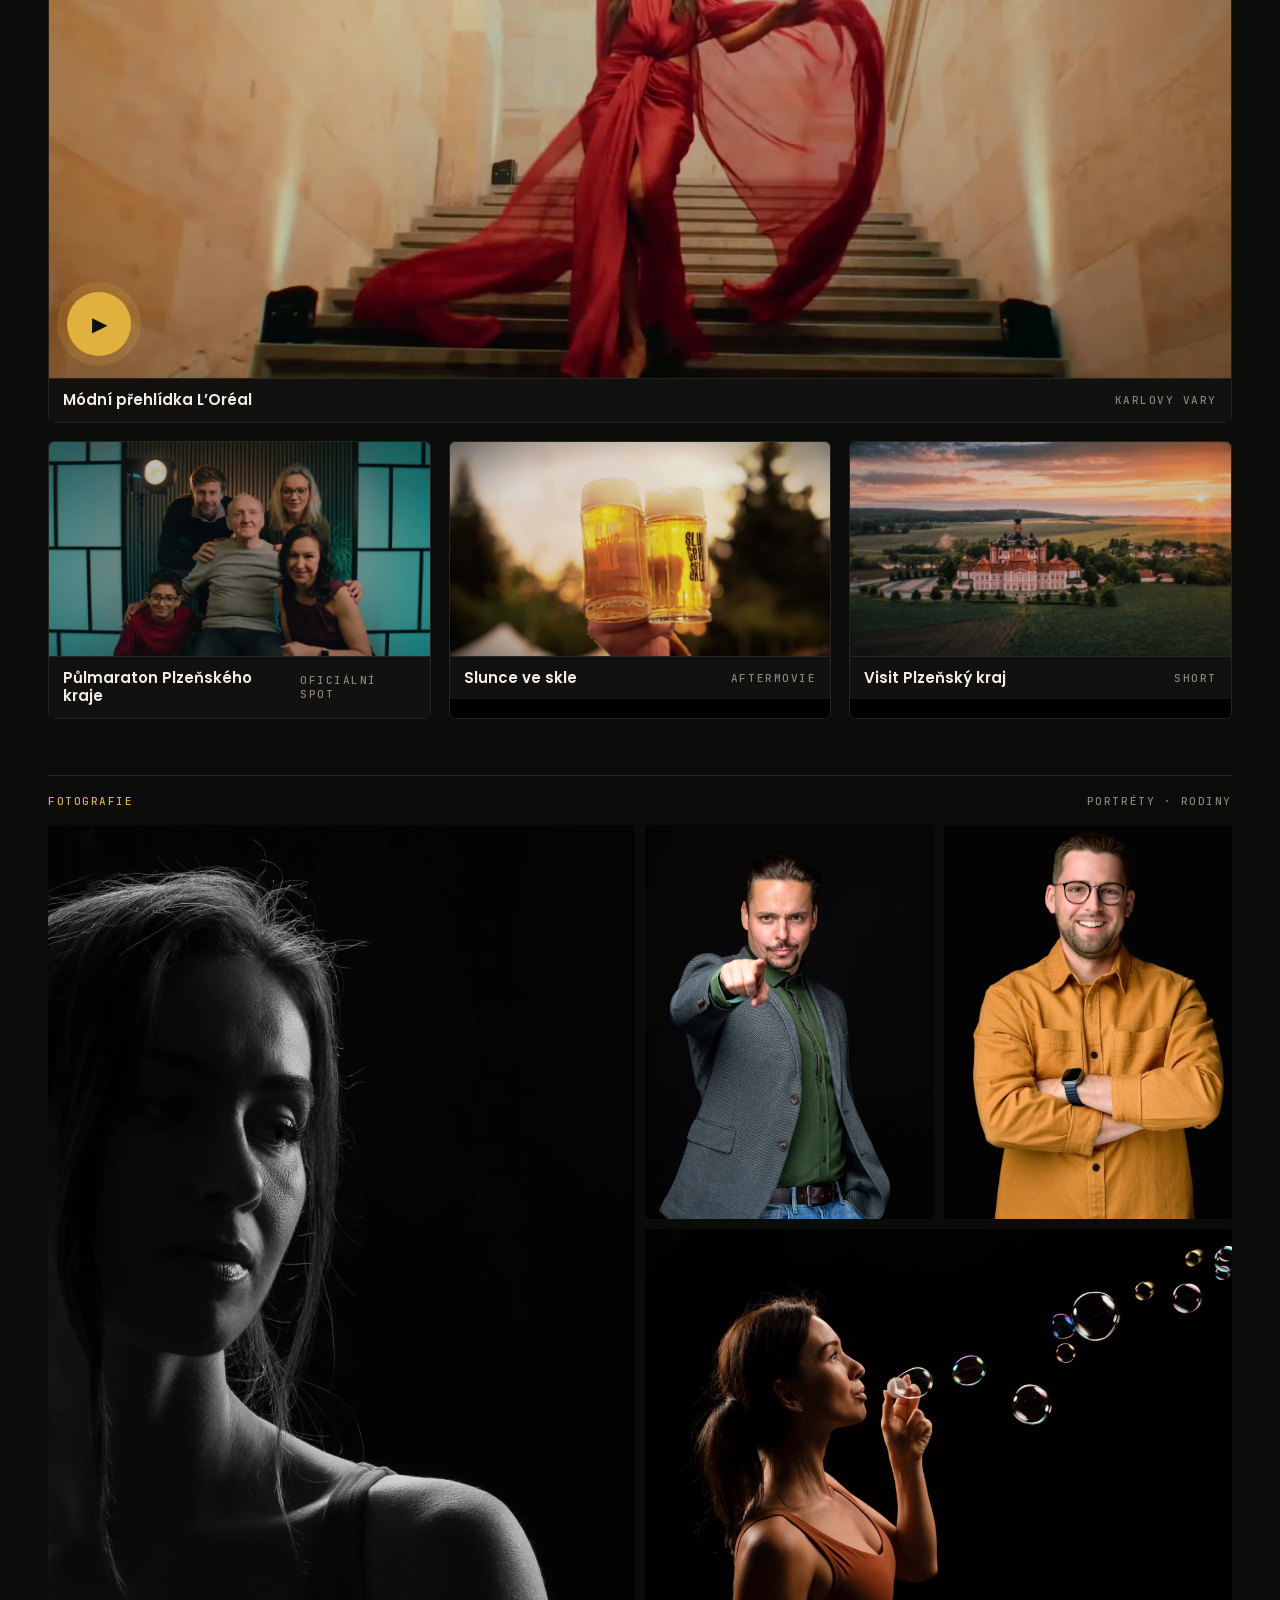
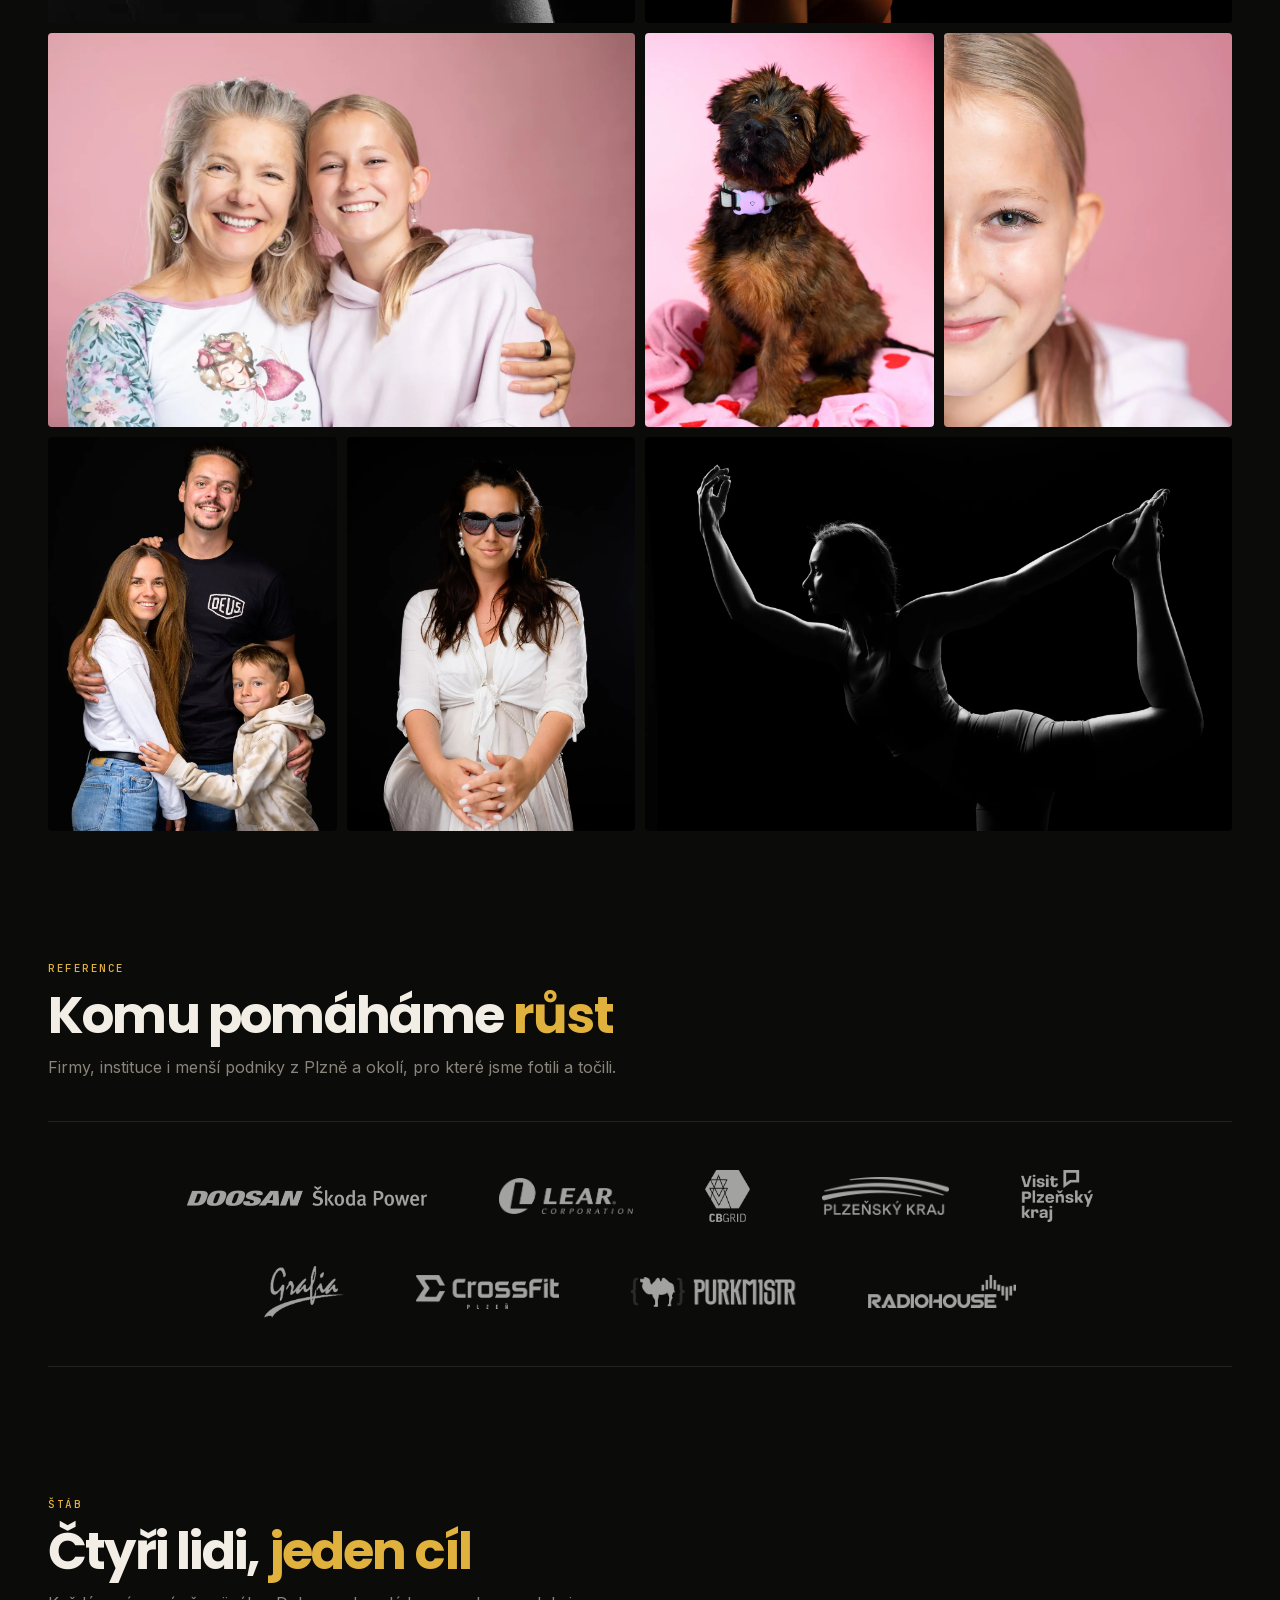
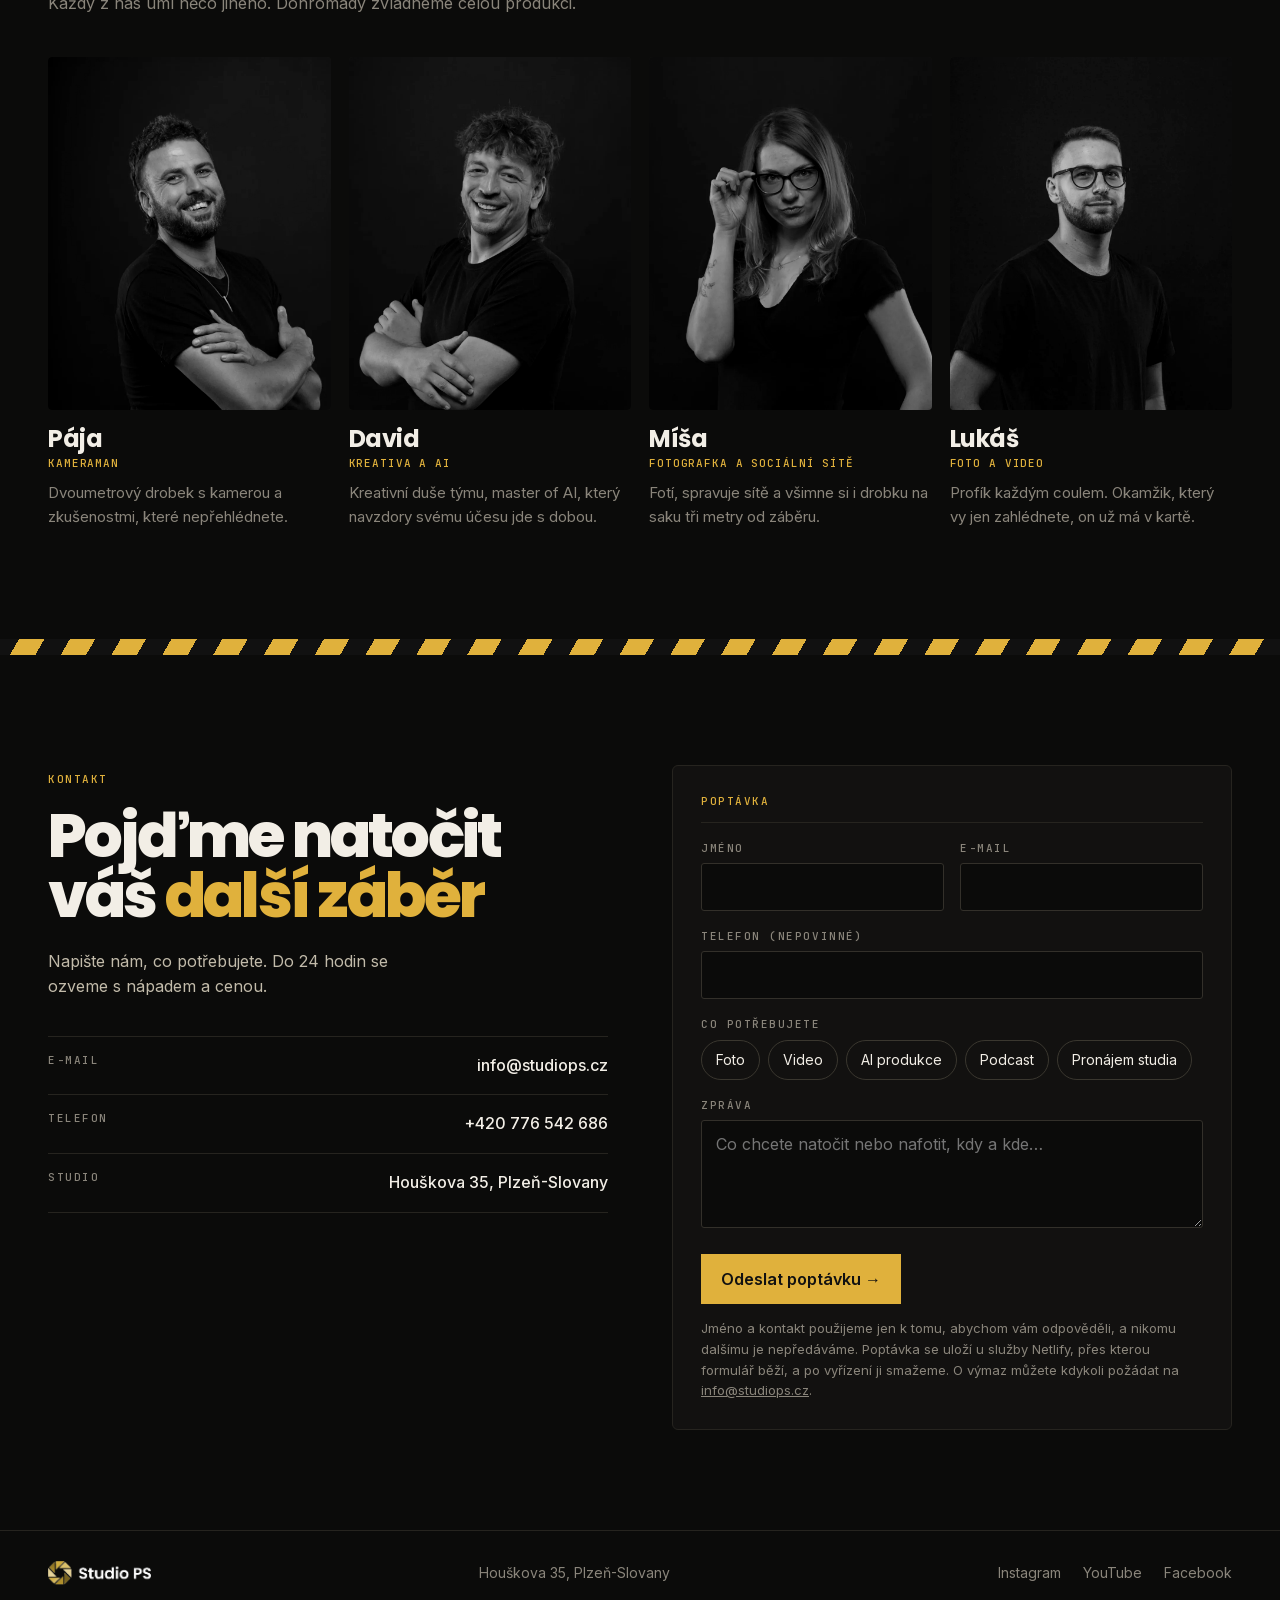
<file: kontakt/index.html>
<!doctype html><meta charset="utf-8"><title>Studio PS</title><link rel="canonical" href="https://studiops.cz/#kontakt"><meta name="robots" content="noindex"><meta http-equiv="refresh" content="0;url=/#kontakt"><script>location.replace("/#kontakt")</script><a href="/#kontakt">Pokračovat na web Studia PS</a>
</file>
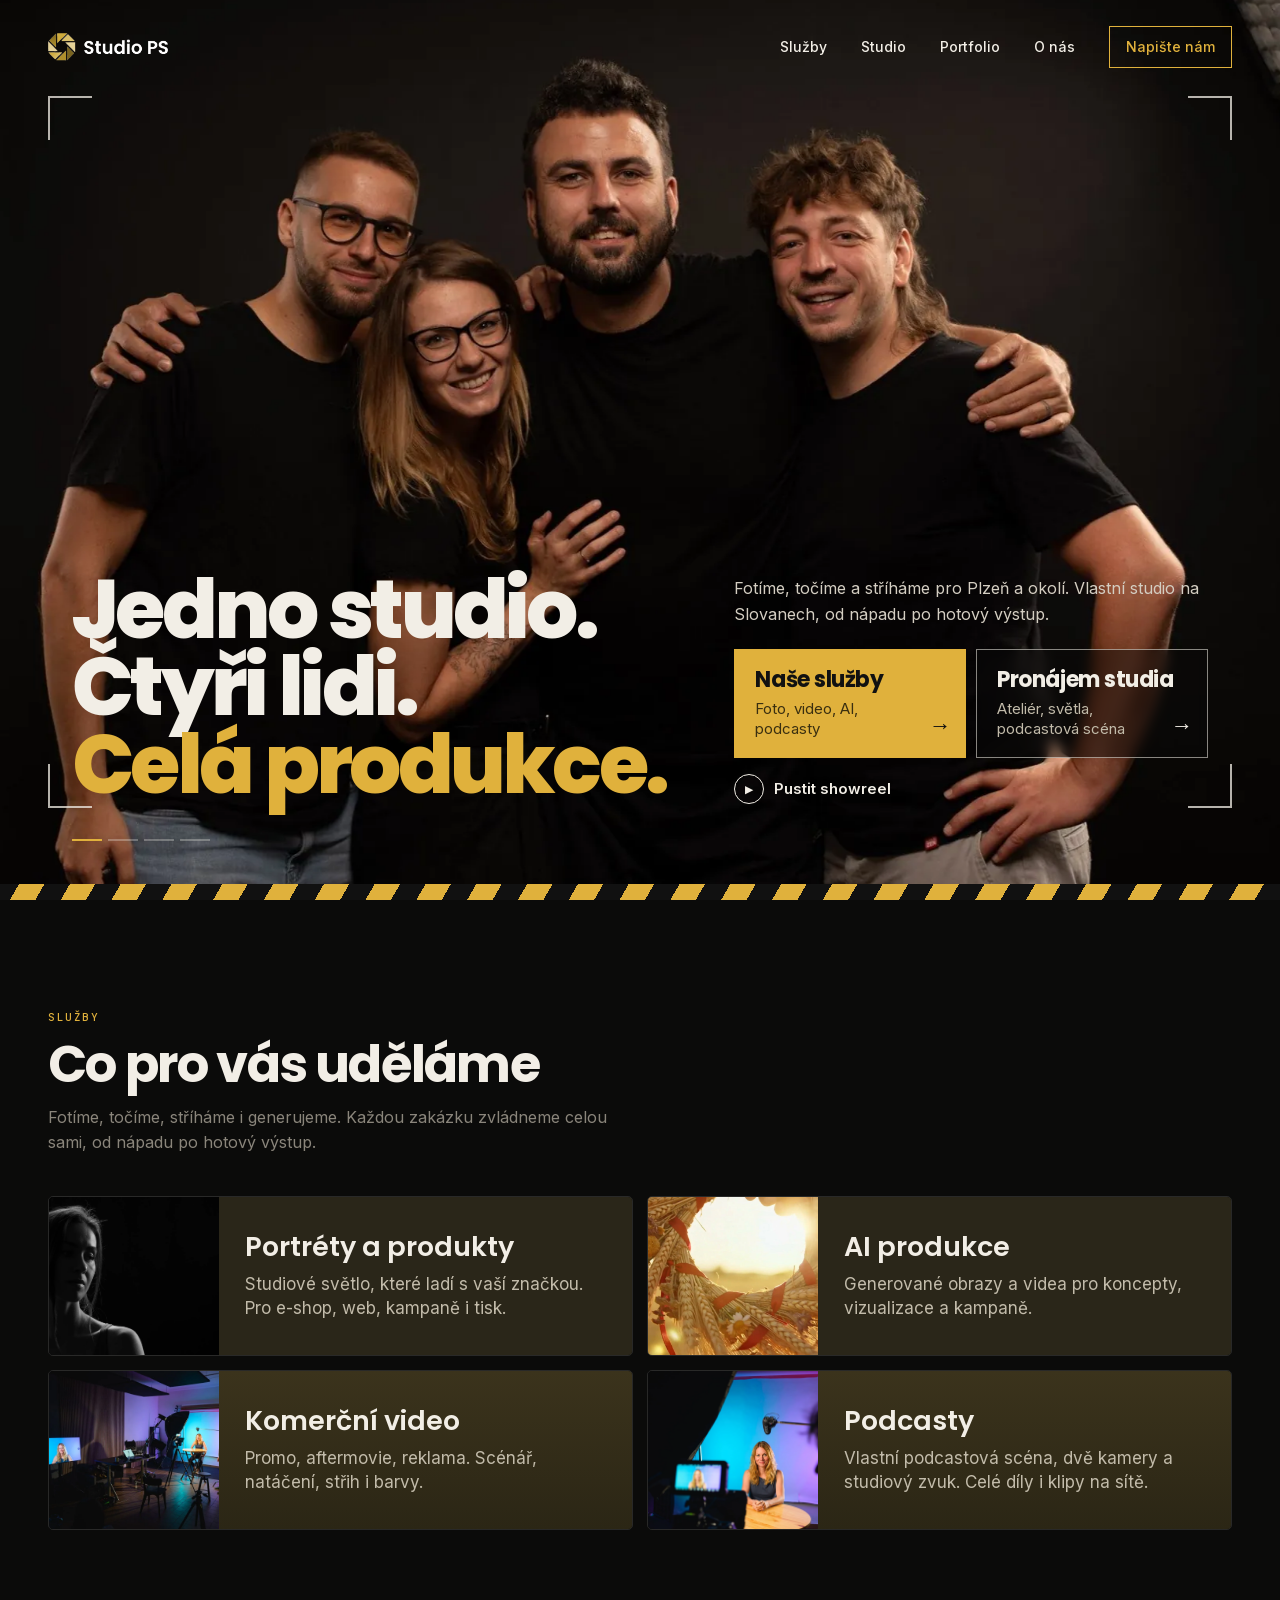
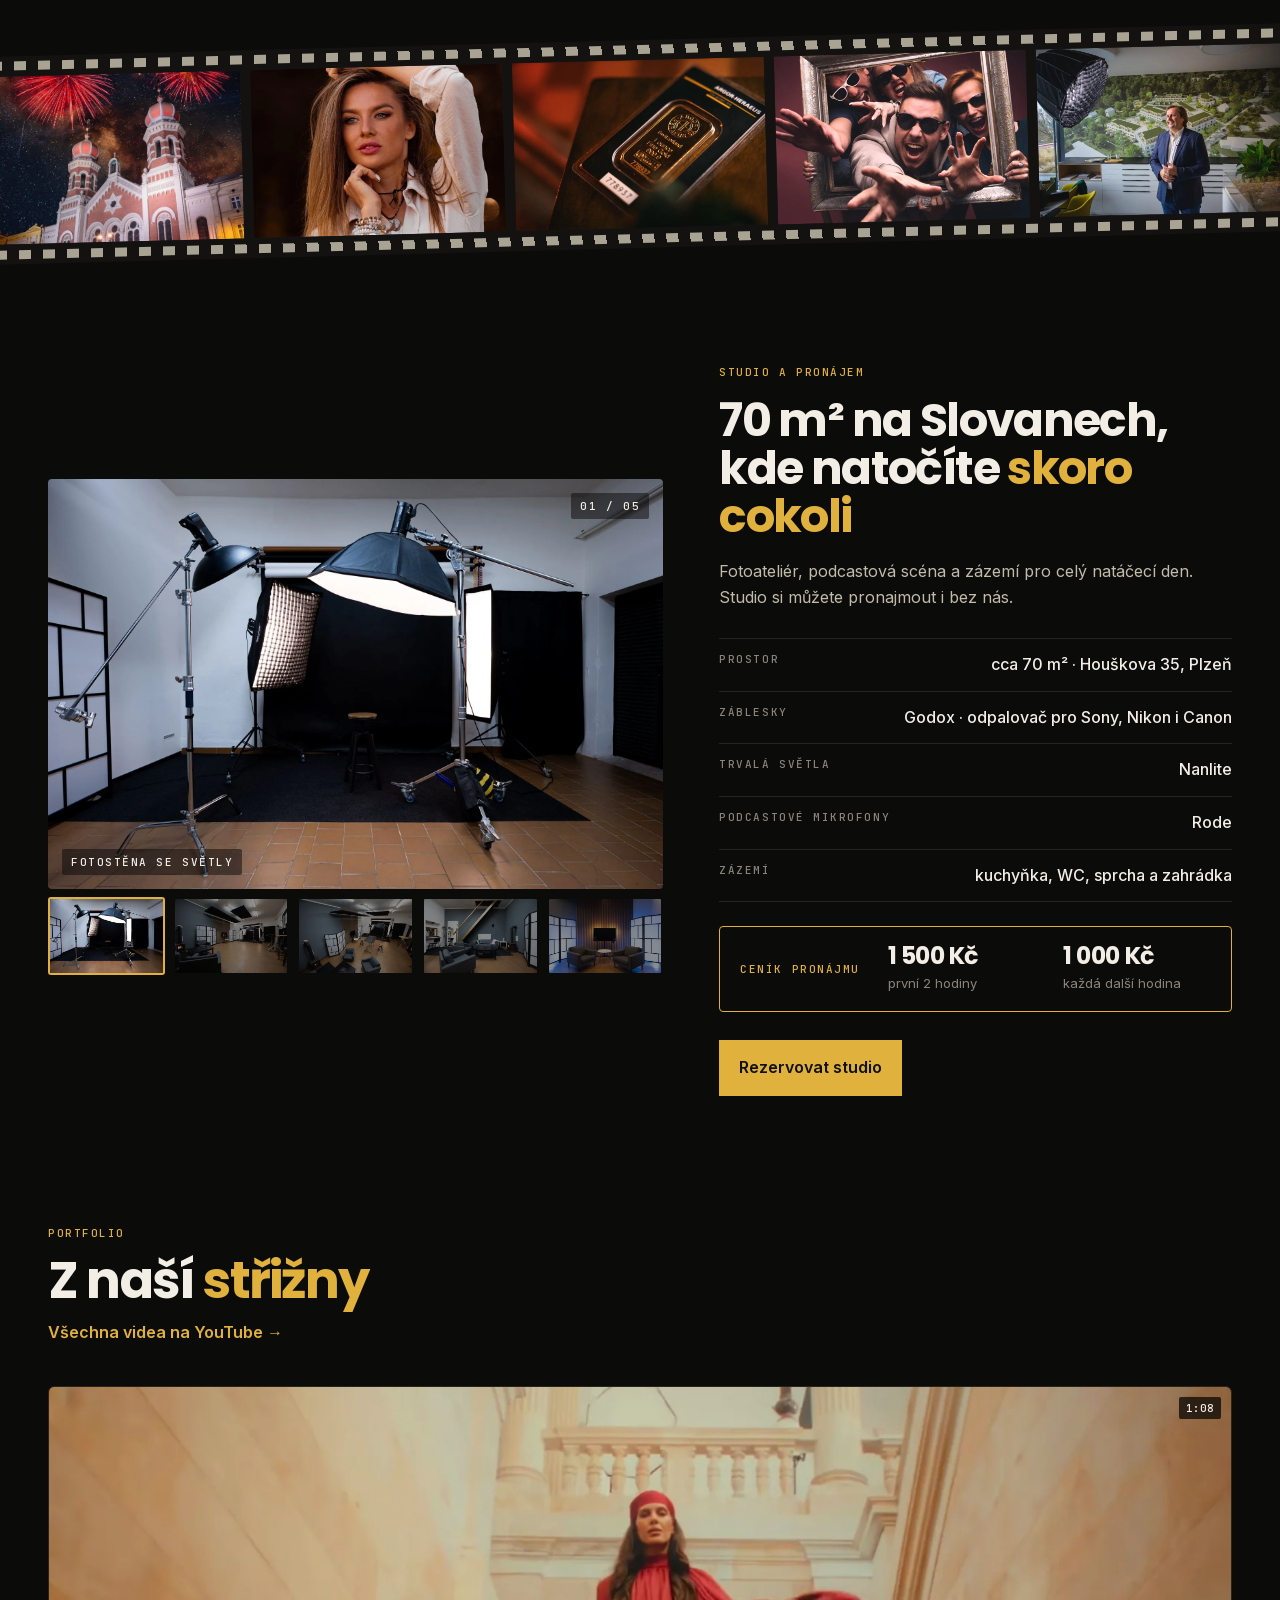
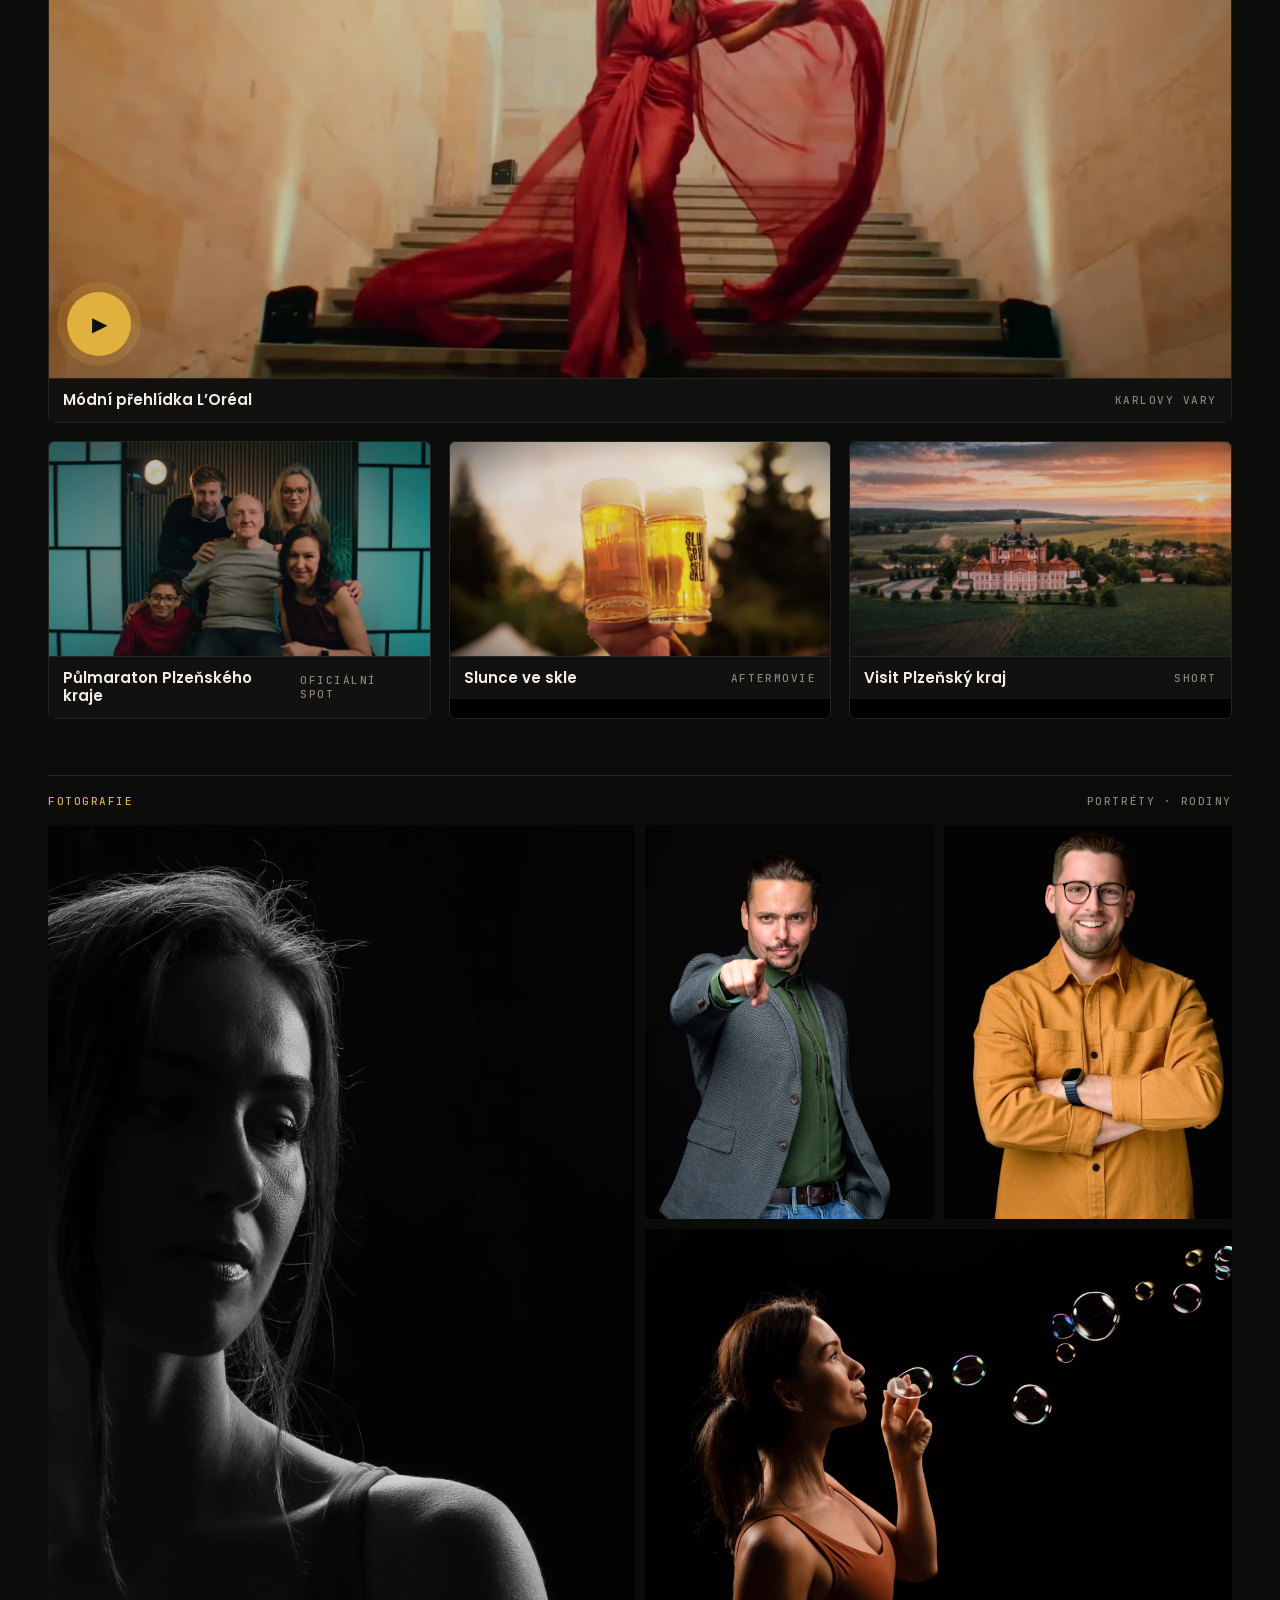
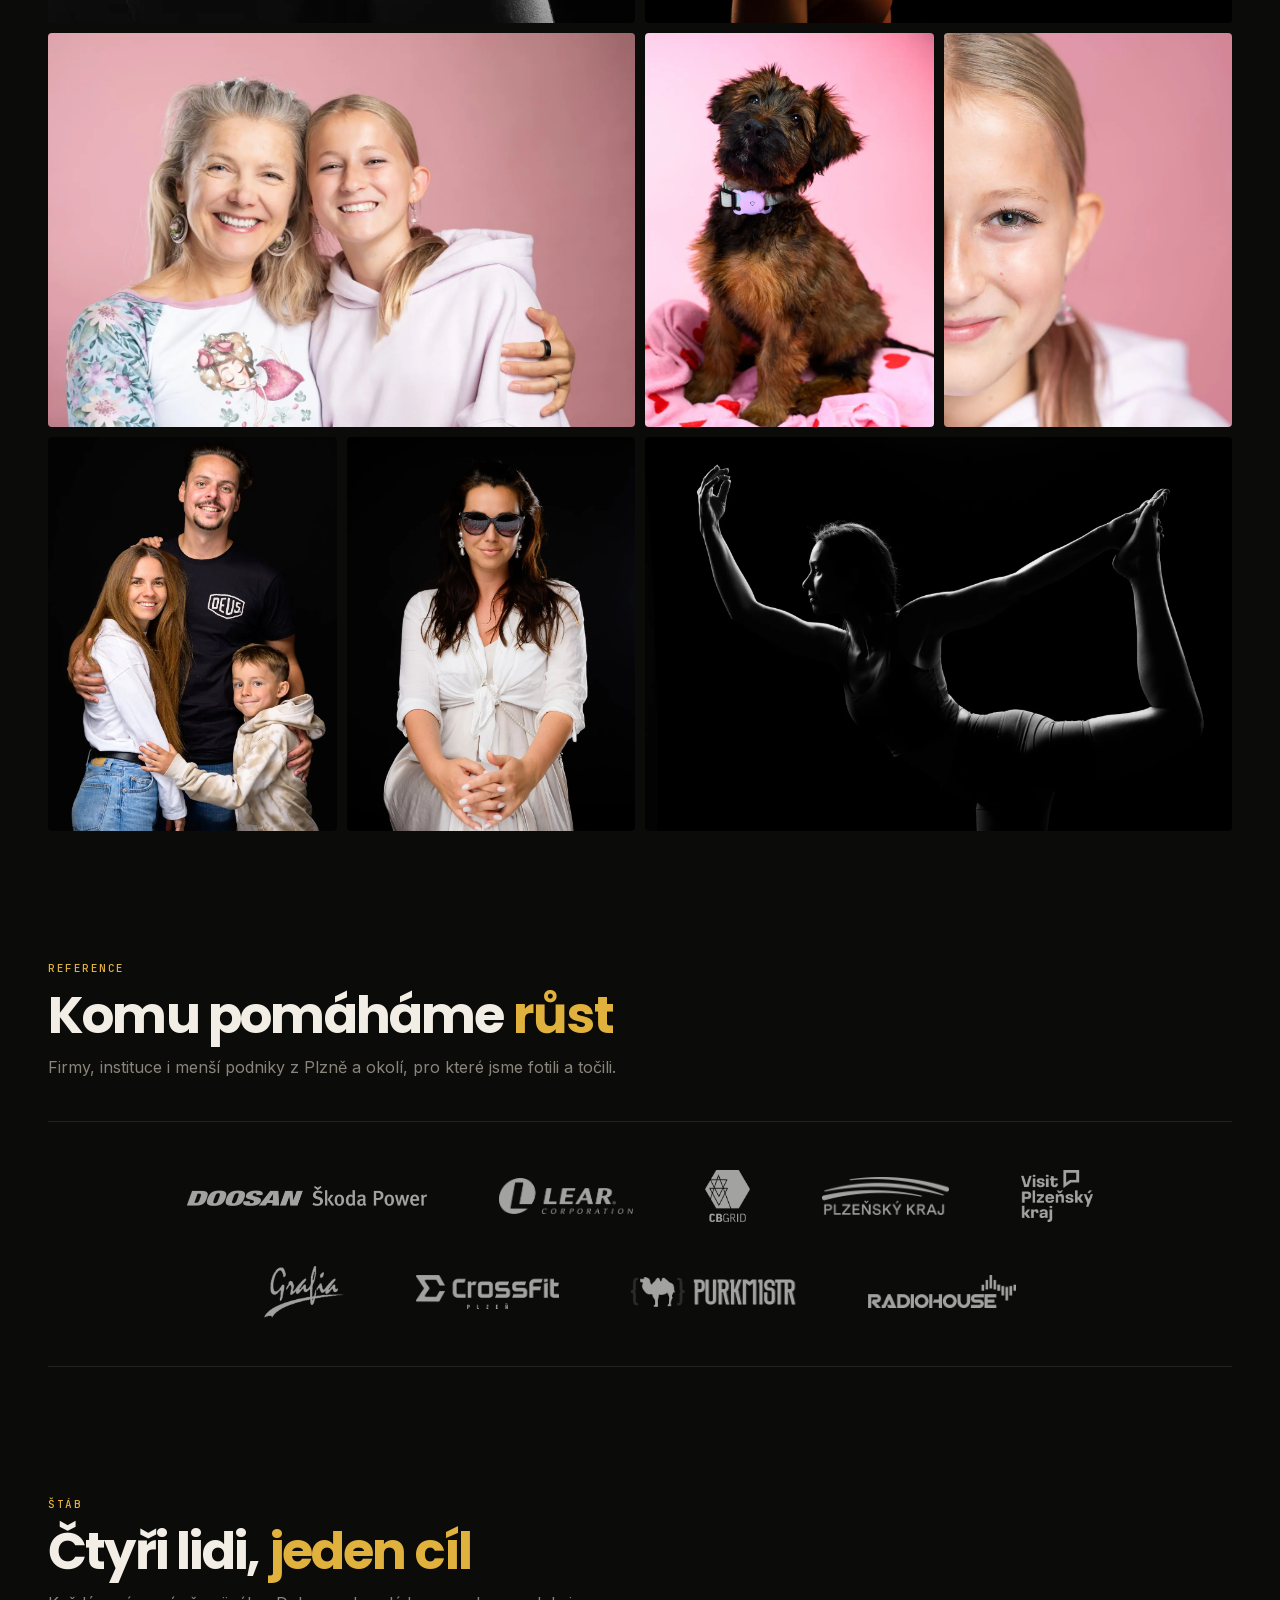
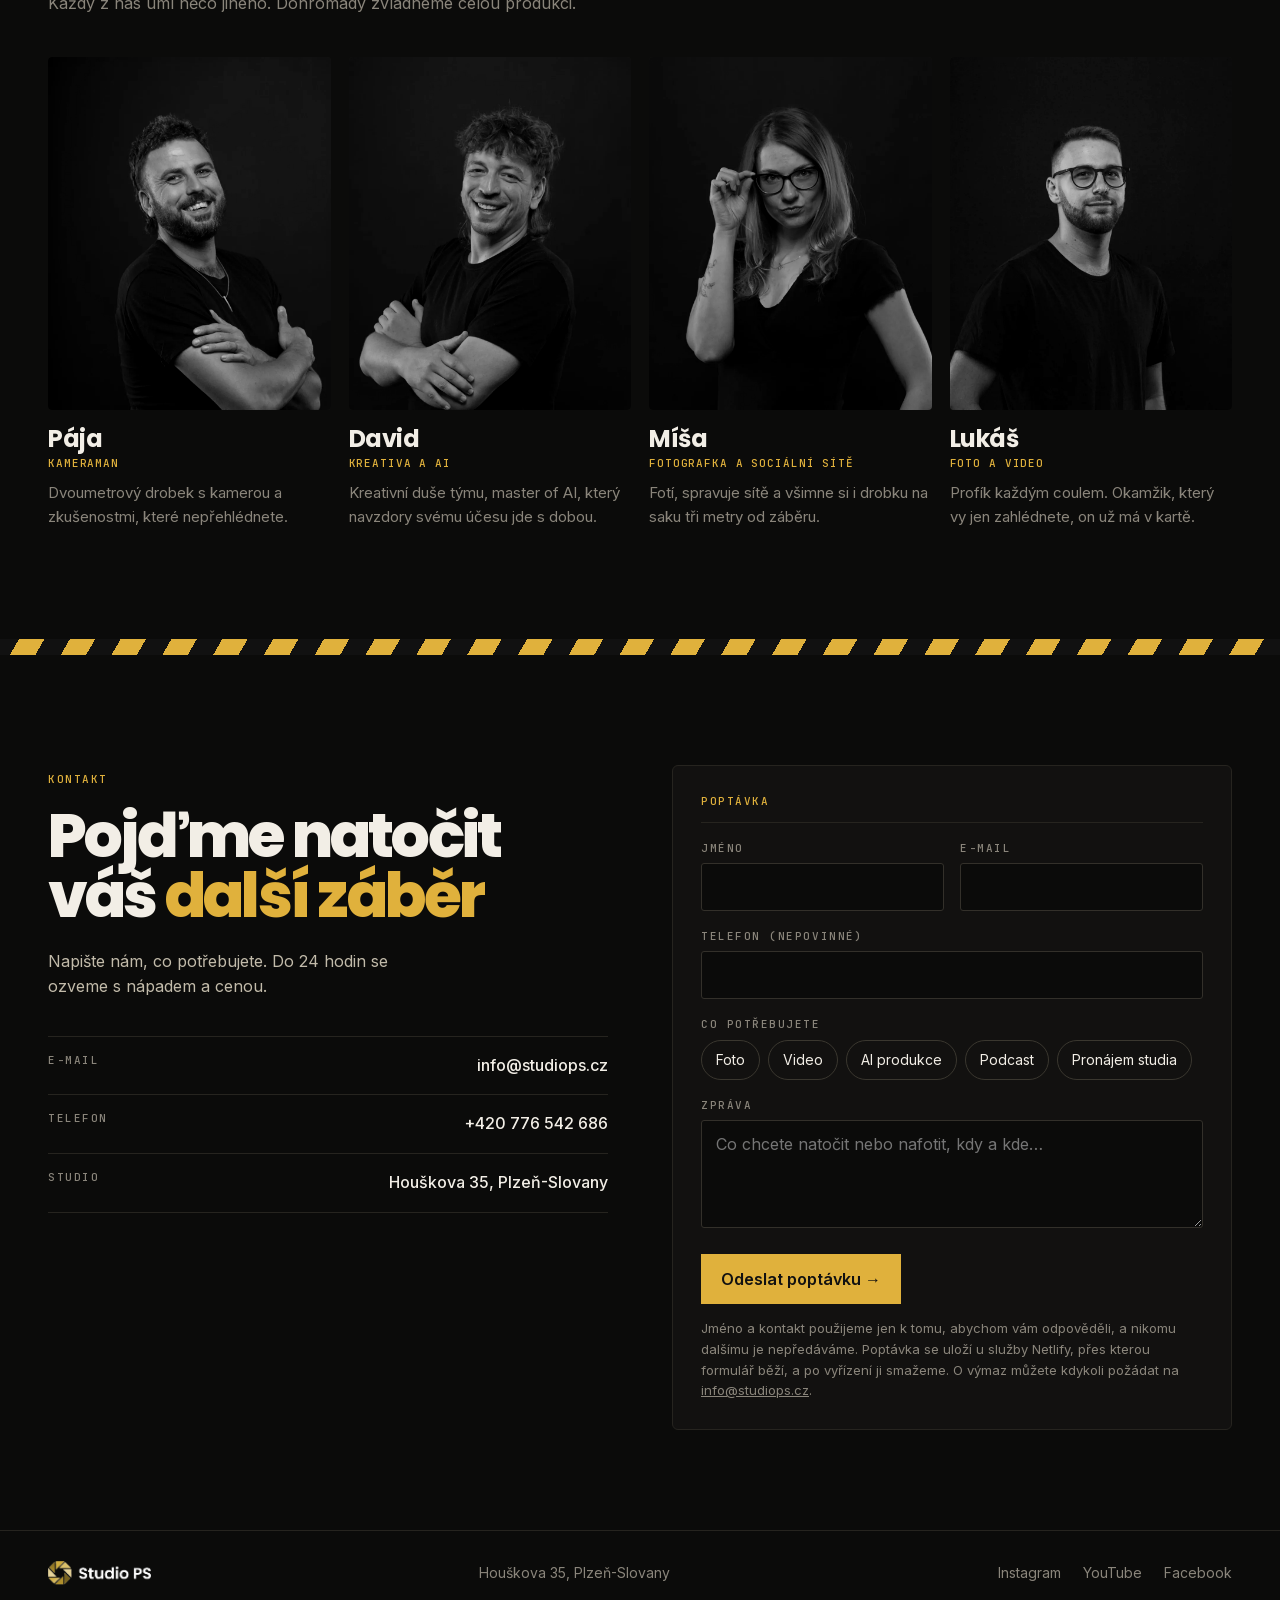
<file: portfolio/index.html>
<!doctype html><meta charset="utf-8"><title>Studio PS</title><link rel="canonical" href="https://studiops.cz/#portfolio"><meta name="robots" content="noindex"><meta http-equiv="refresh" content="0;url=/#portfolio"><script>location.replace("/#portfolio")</script><a href="/#portfolio">Pokračovat na web Studia PS</a>
</file>
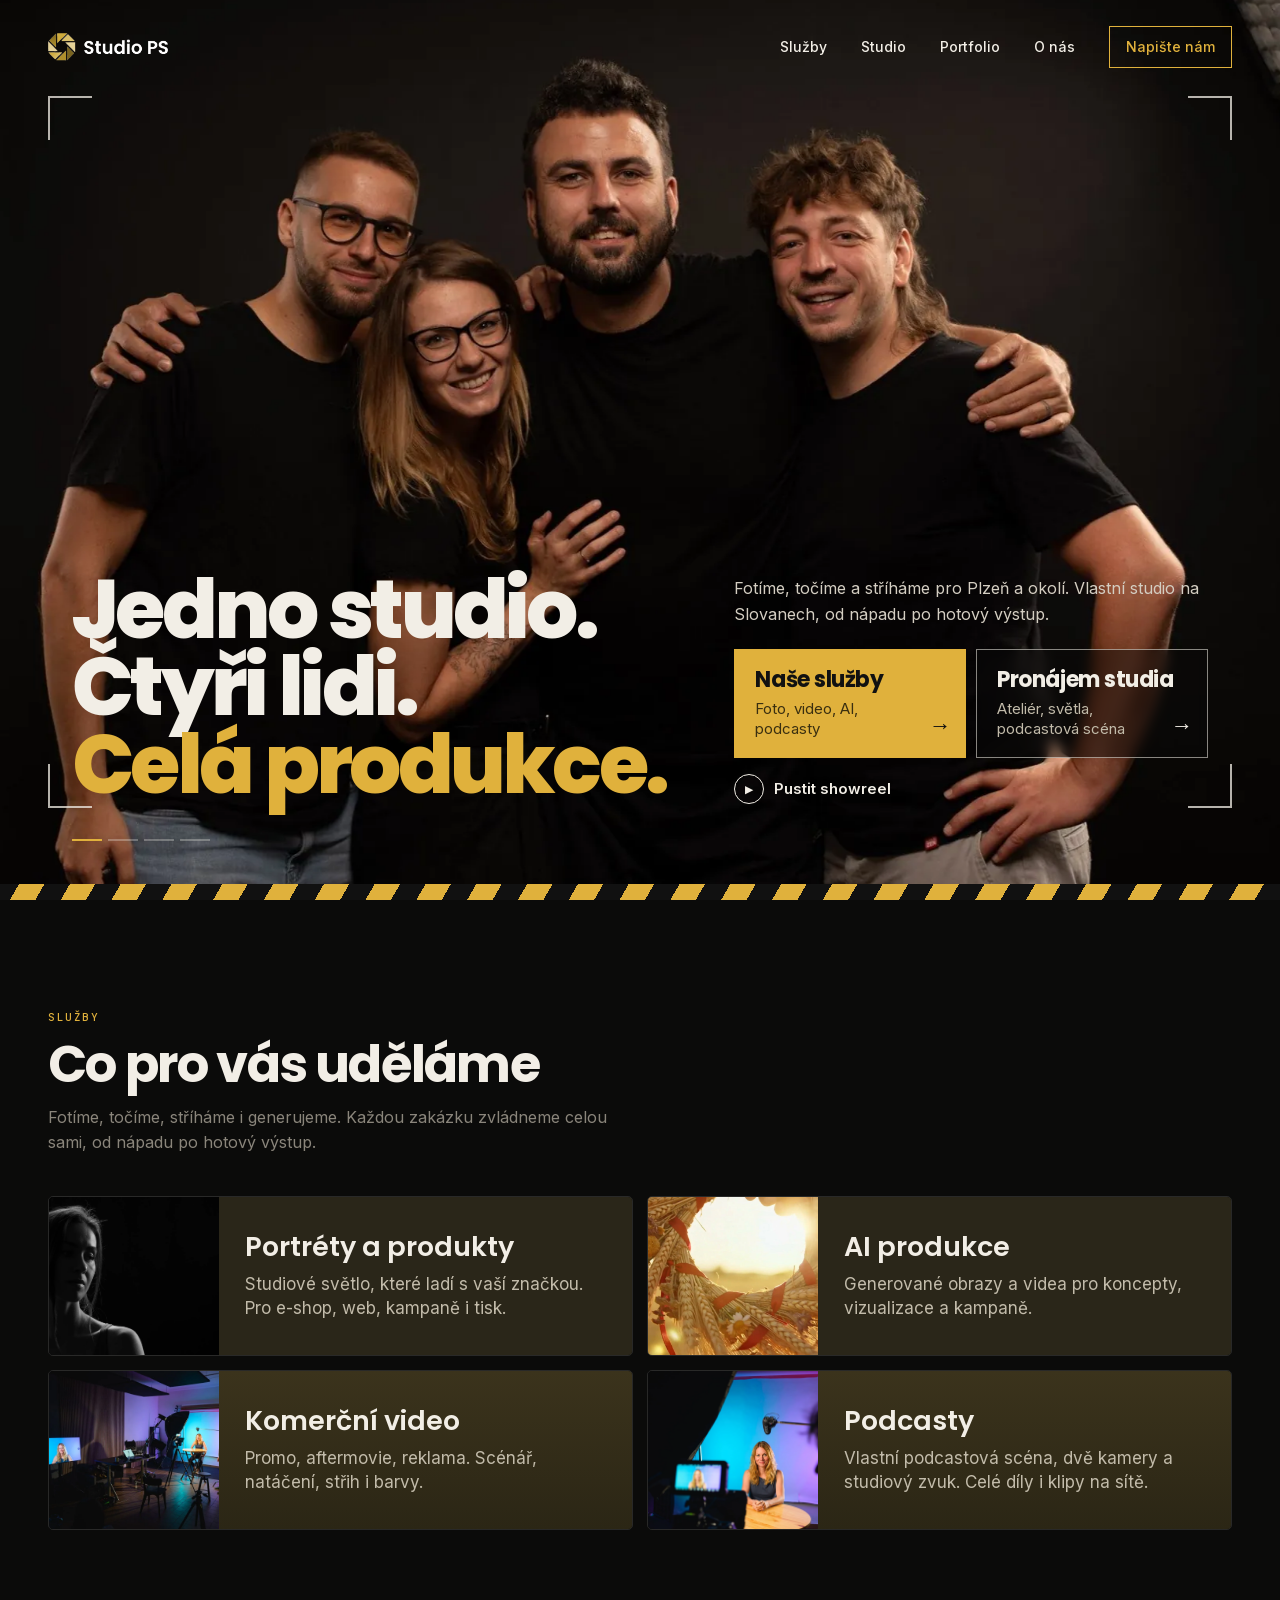
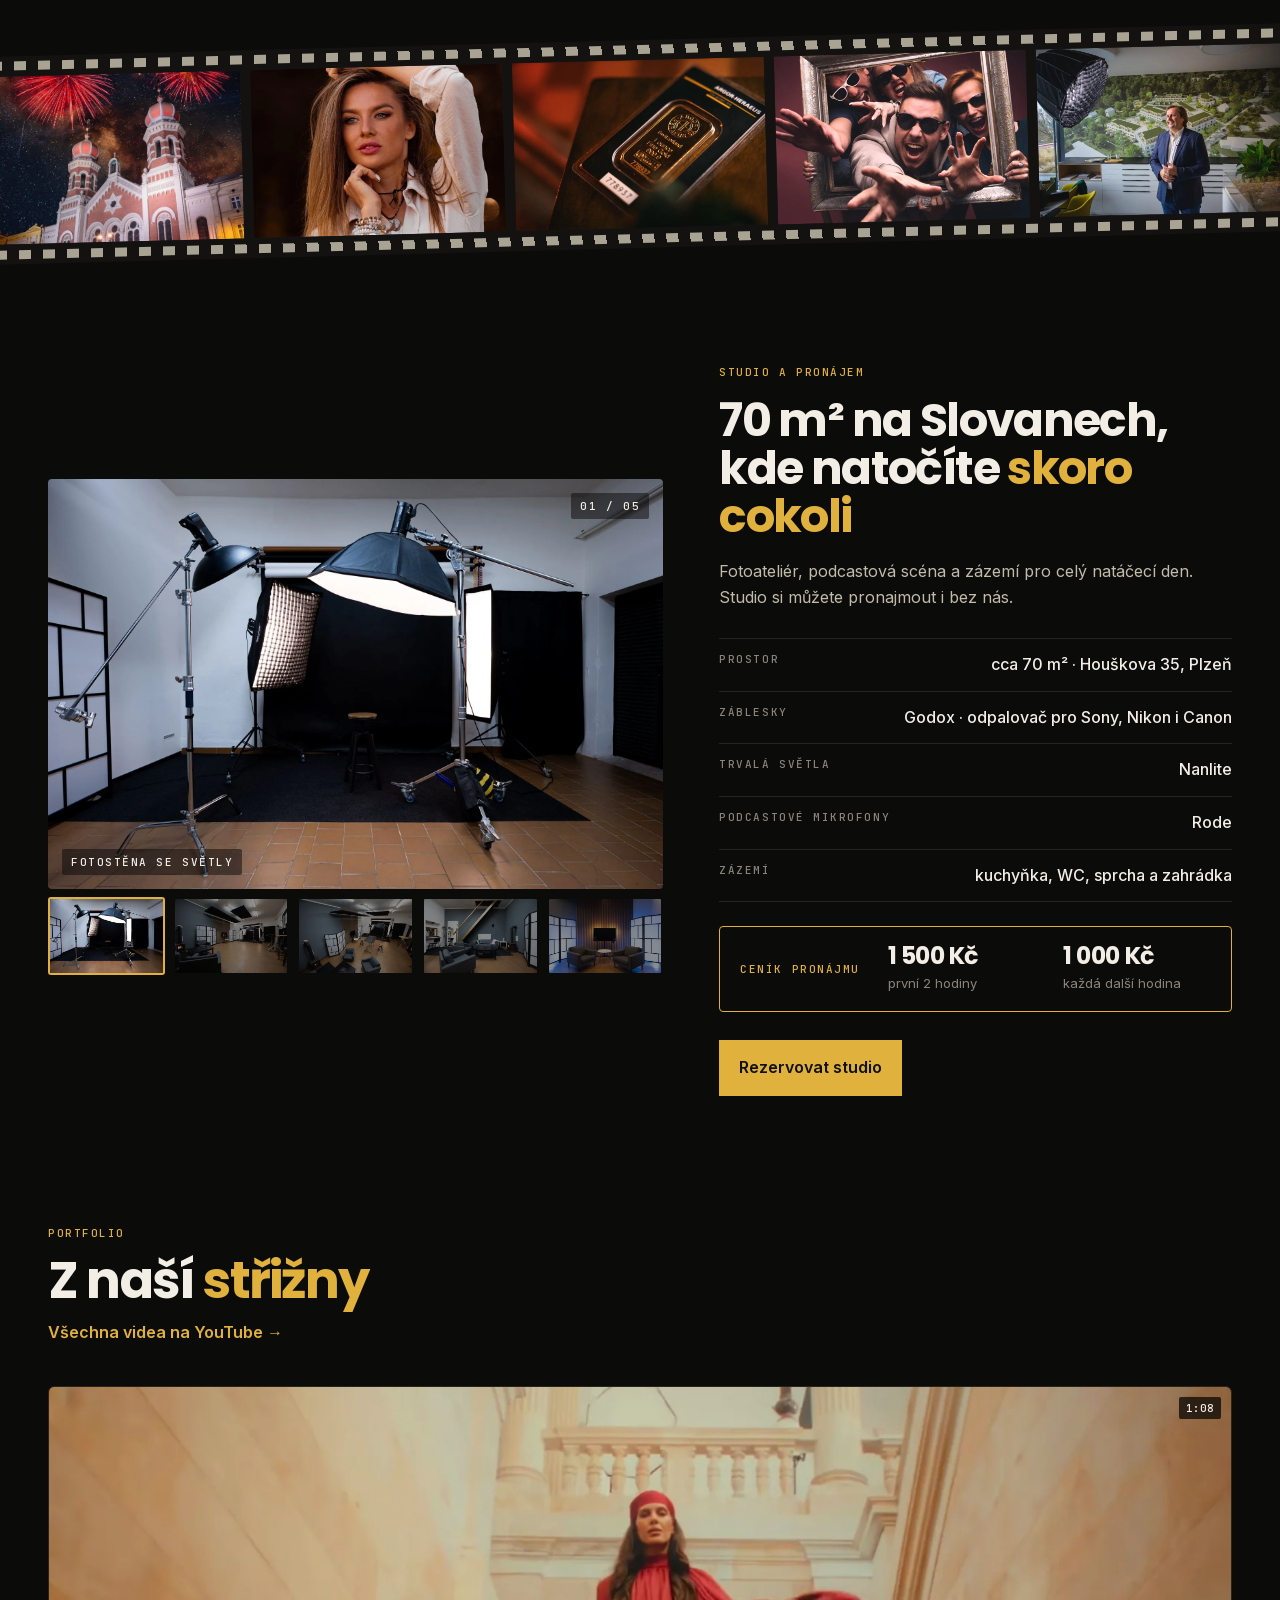
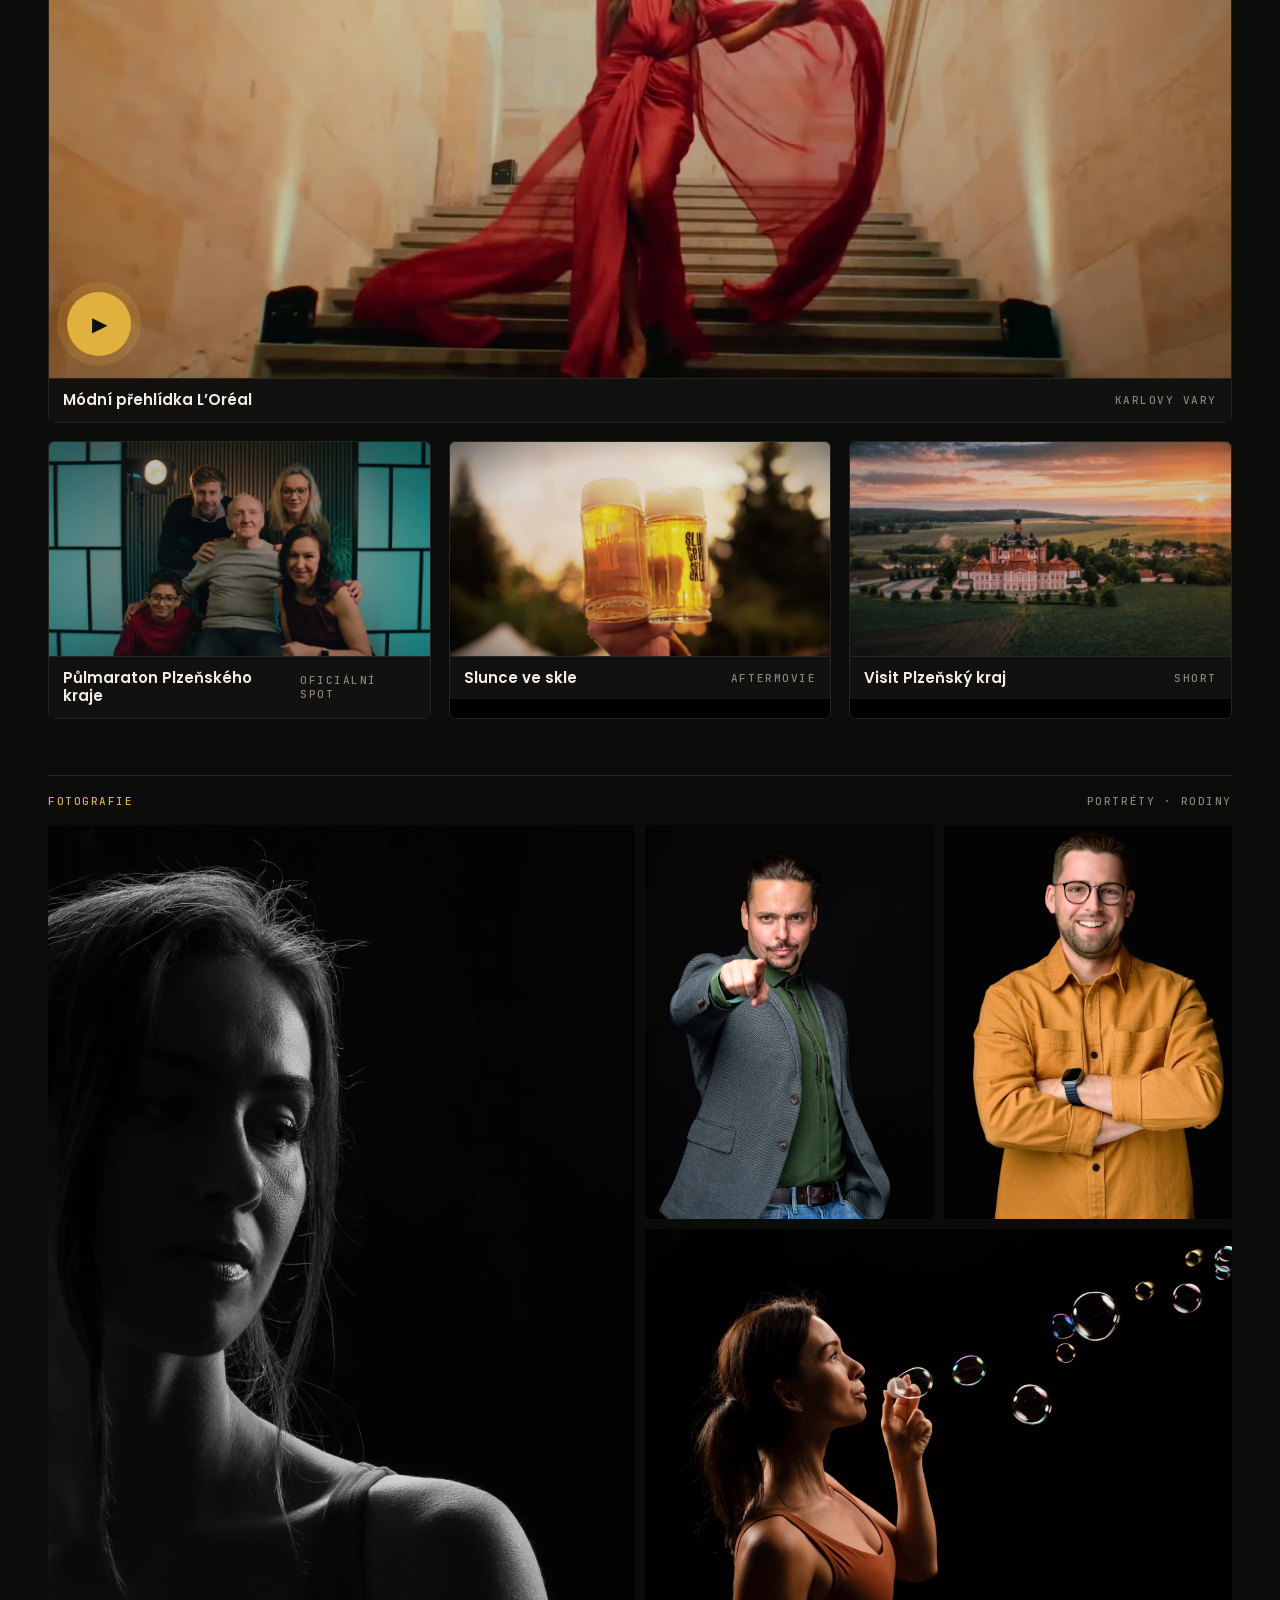
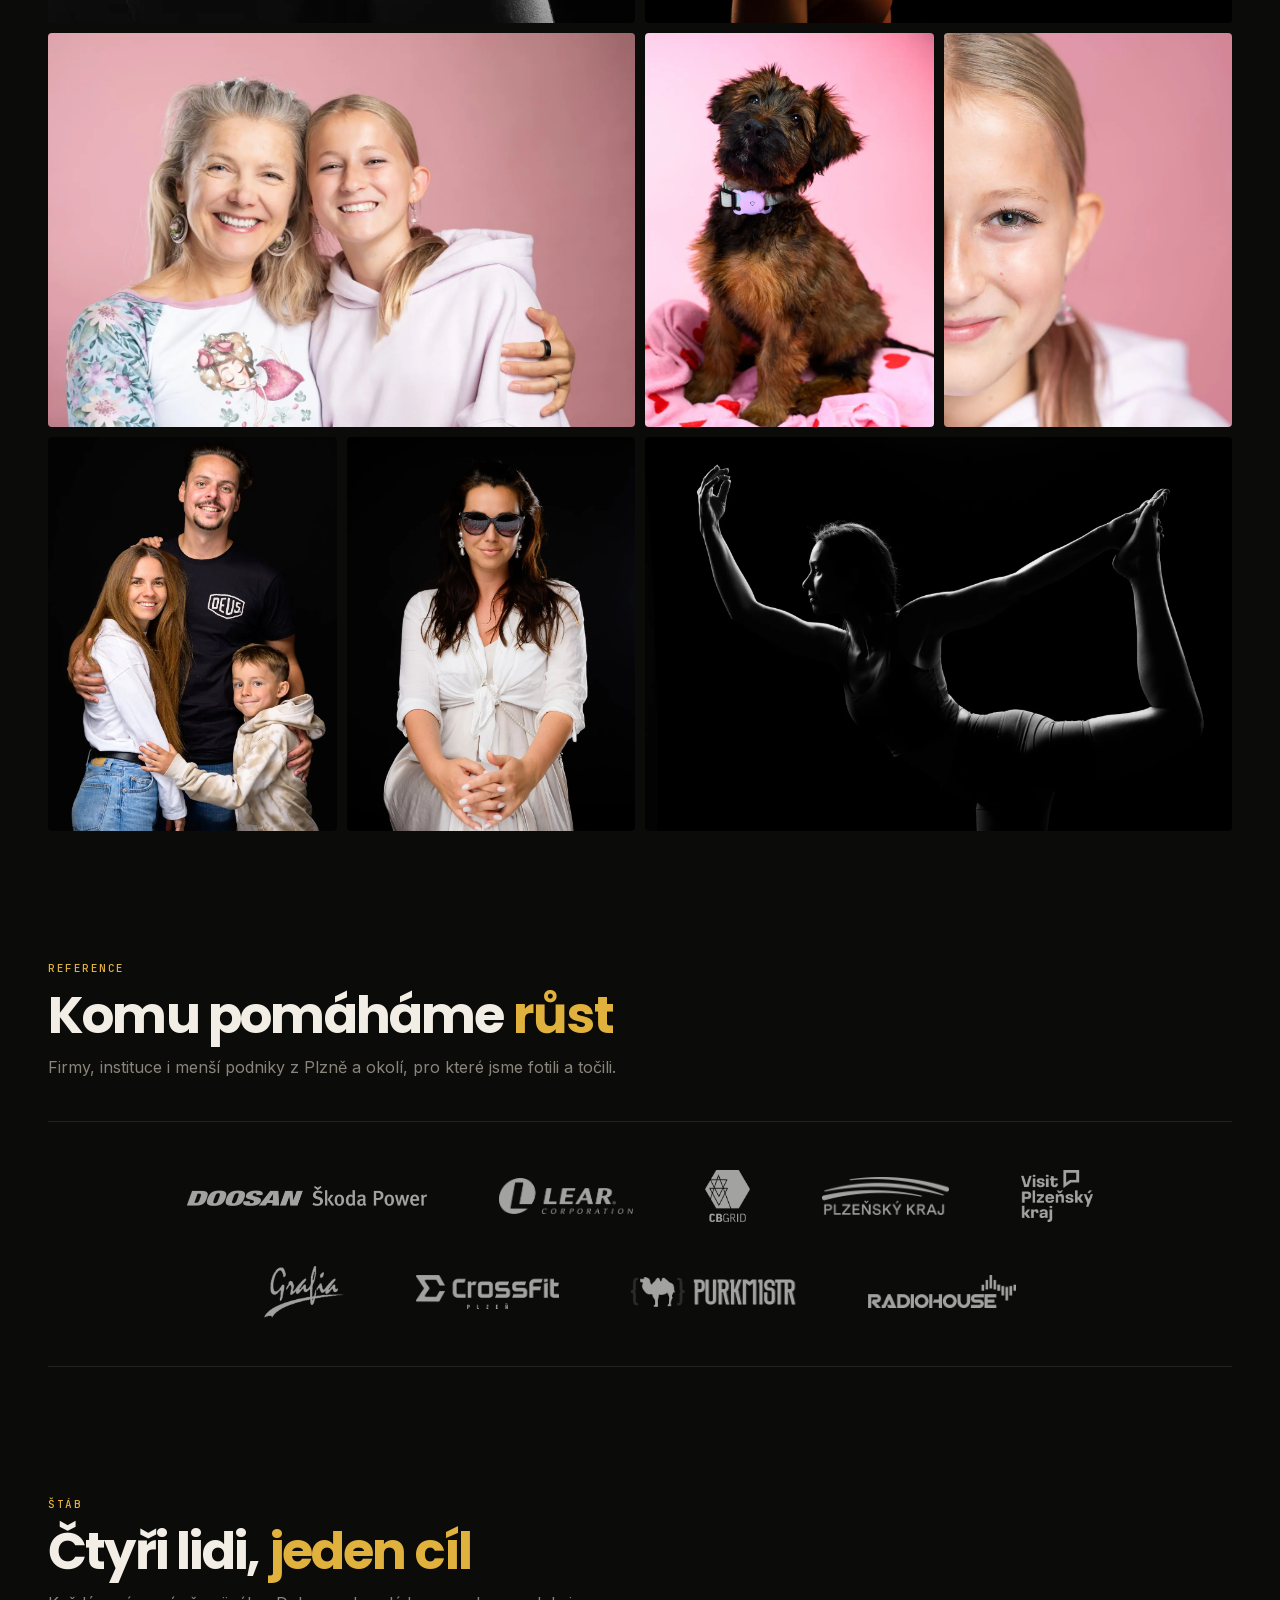
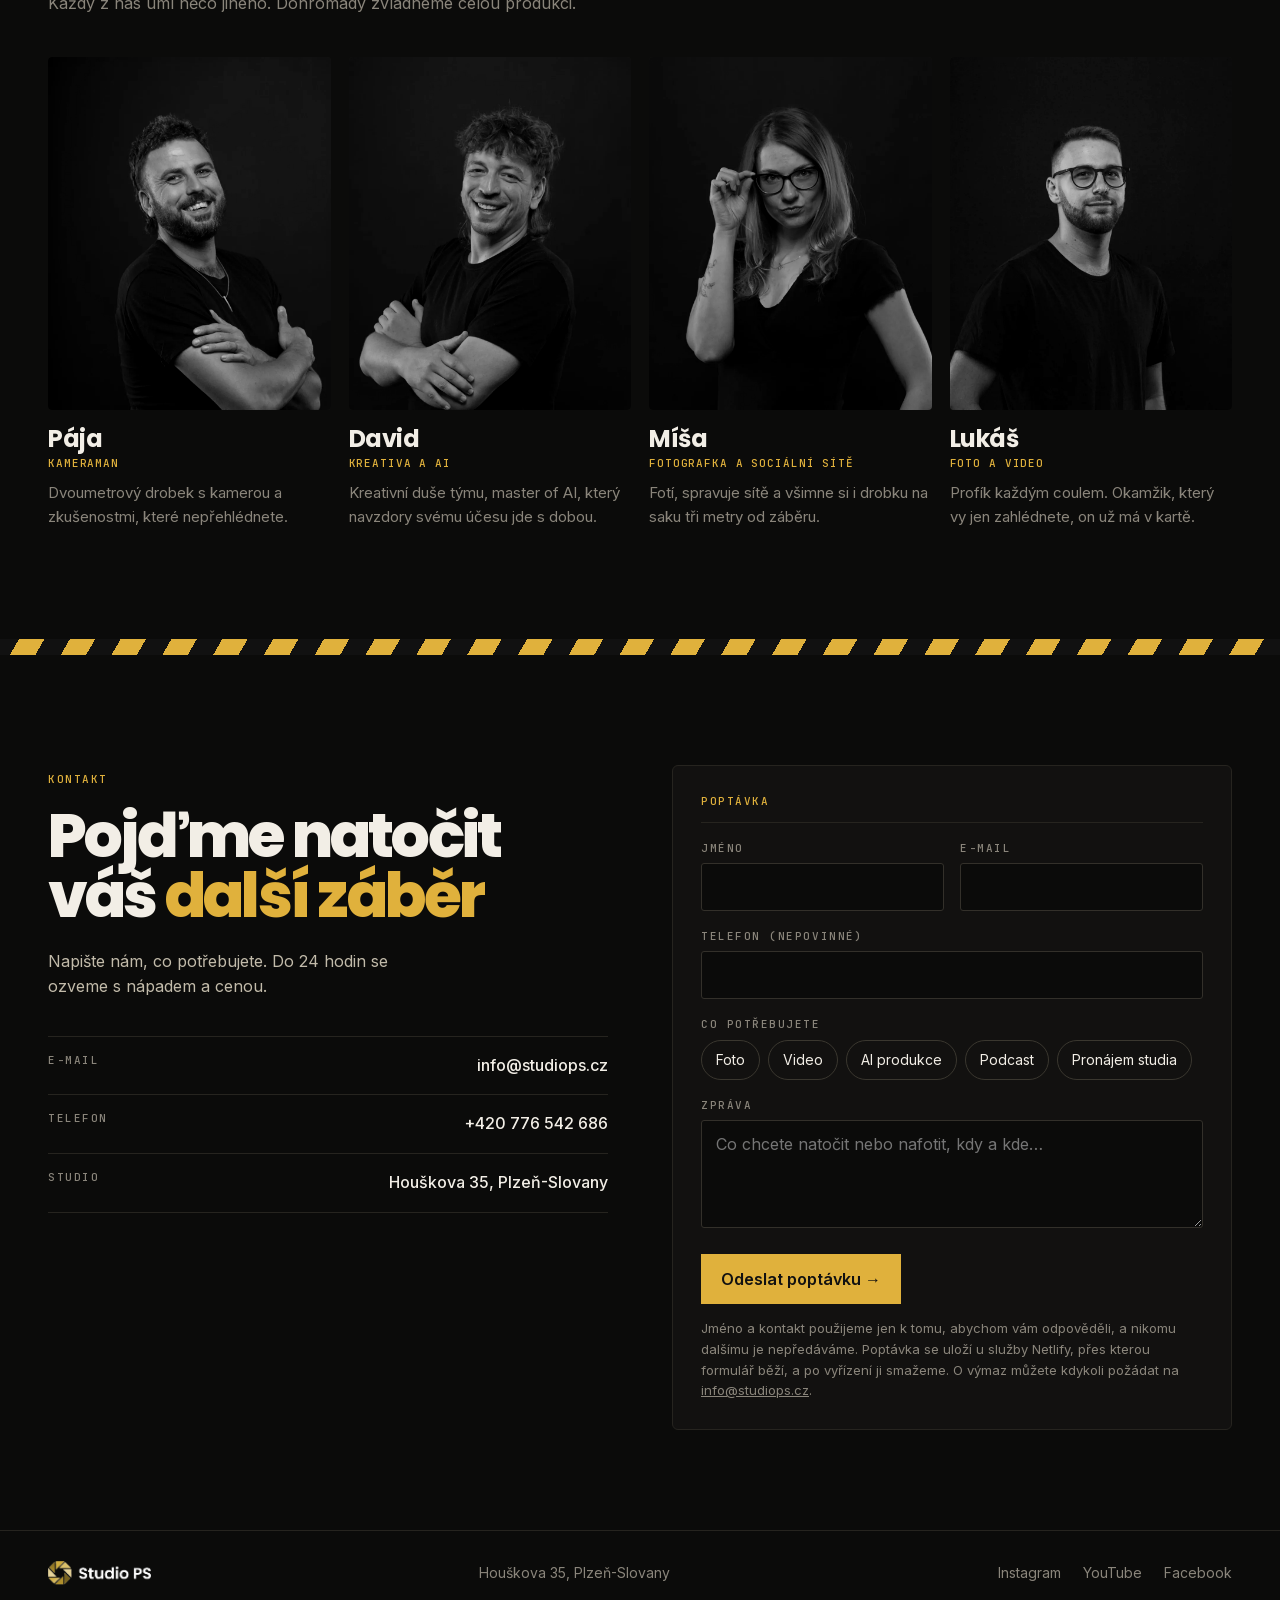
<file: radio-awards/index.html>
<!doctype html><meta charset="utf-8"><title>Studio PS</title><link rel="canonical" href="https://studiops.cz/"><meta name="robots" content="noindex"><meta http-equiv="refresh" content="0;url=/"><script>location.replace("/")</script><a href="/">Pokračovat na web Studia PS</a>
</file>
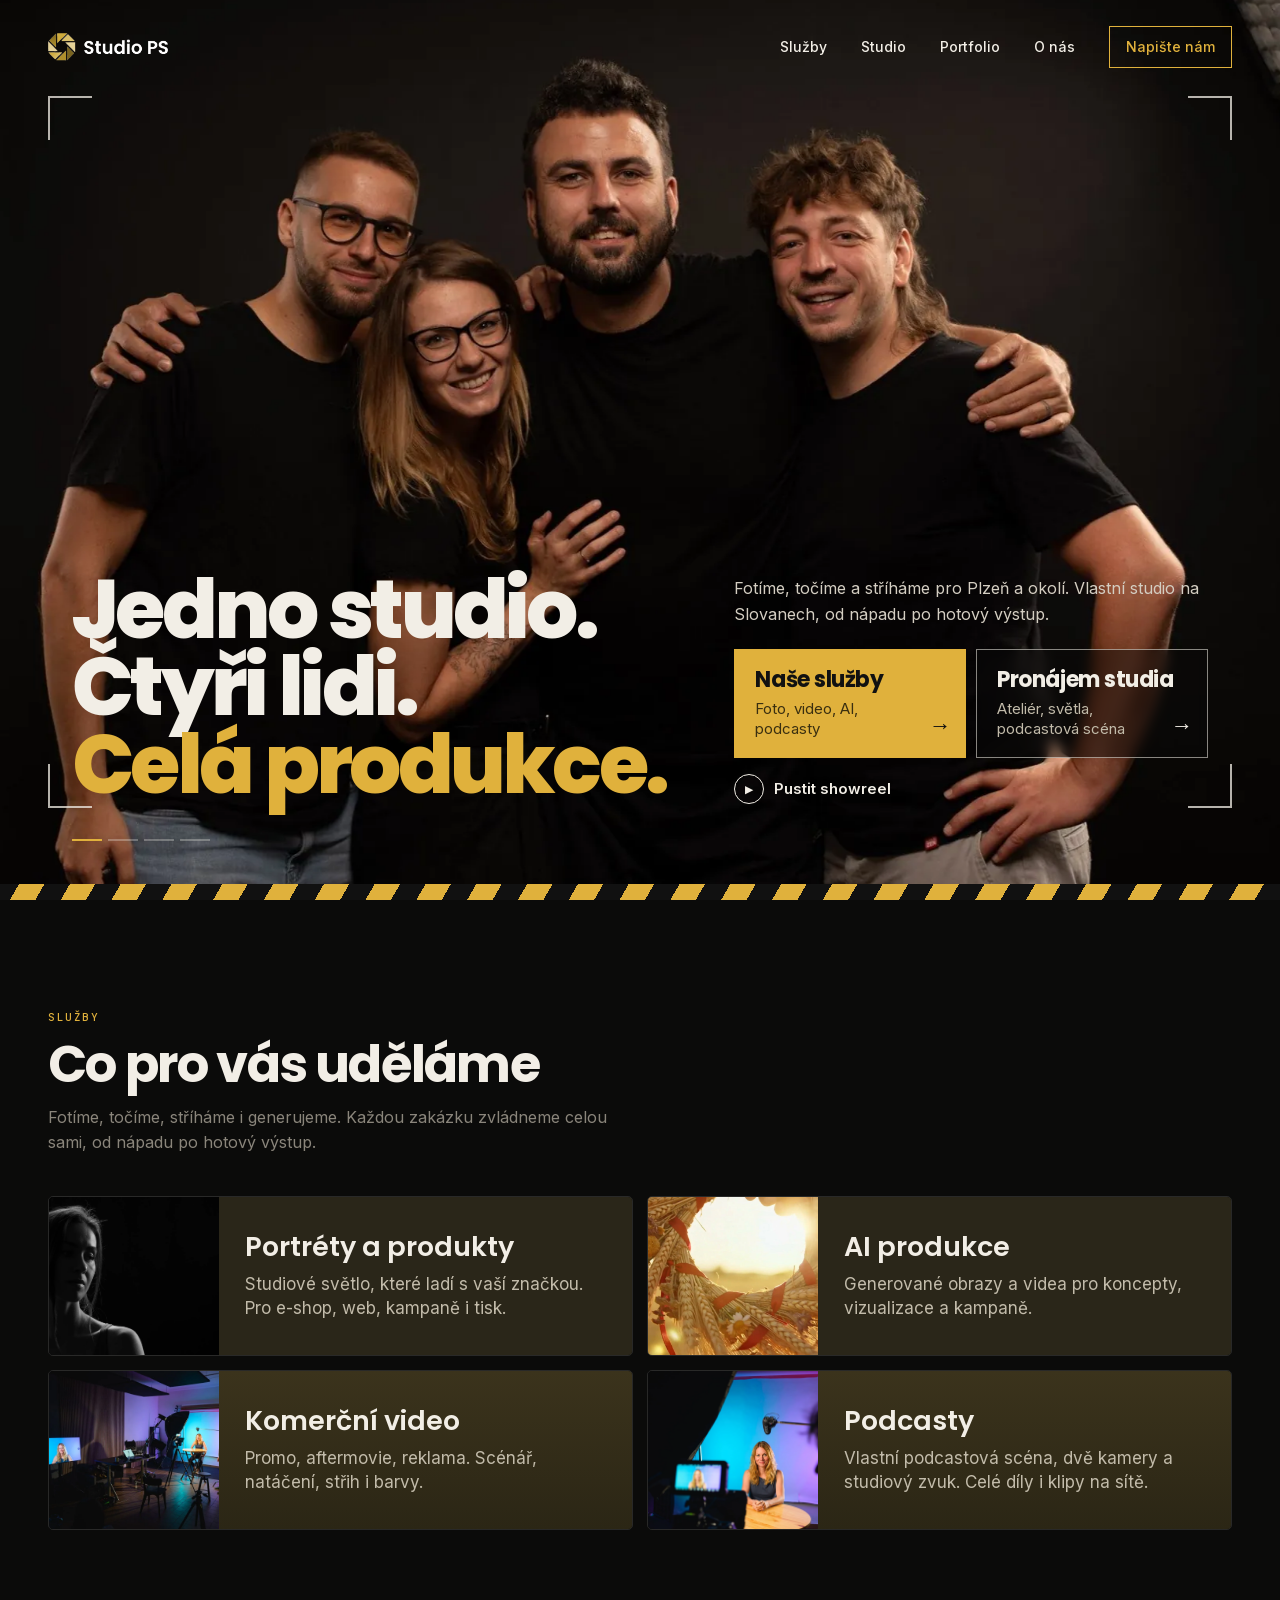
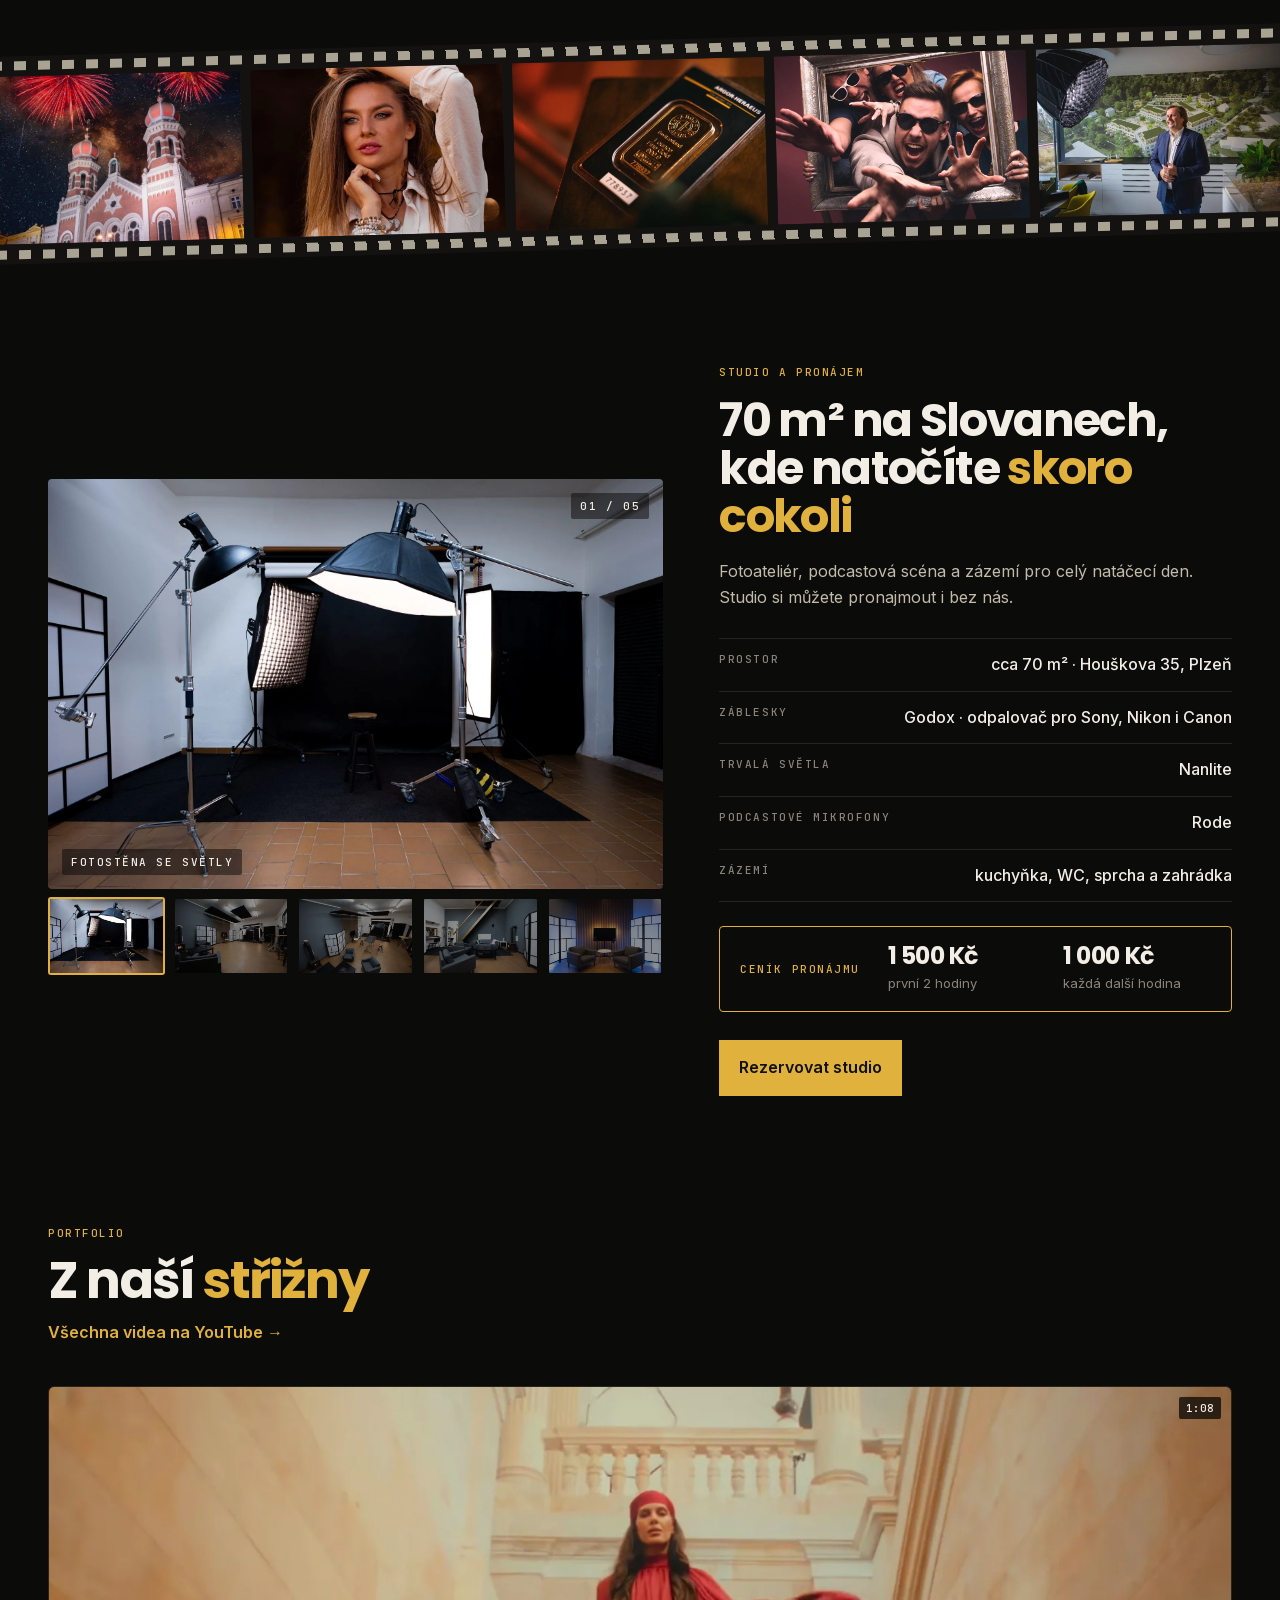
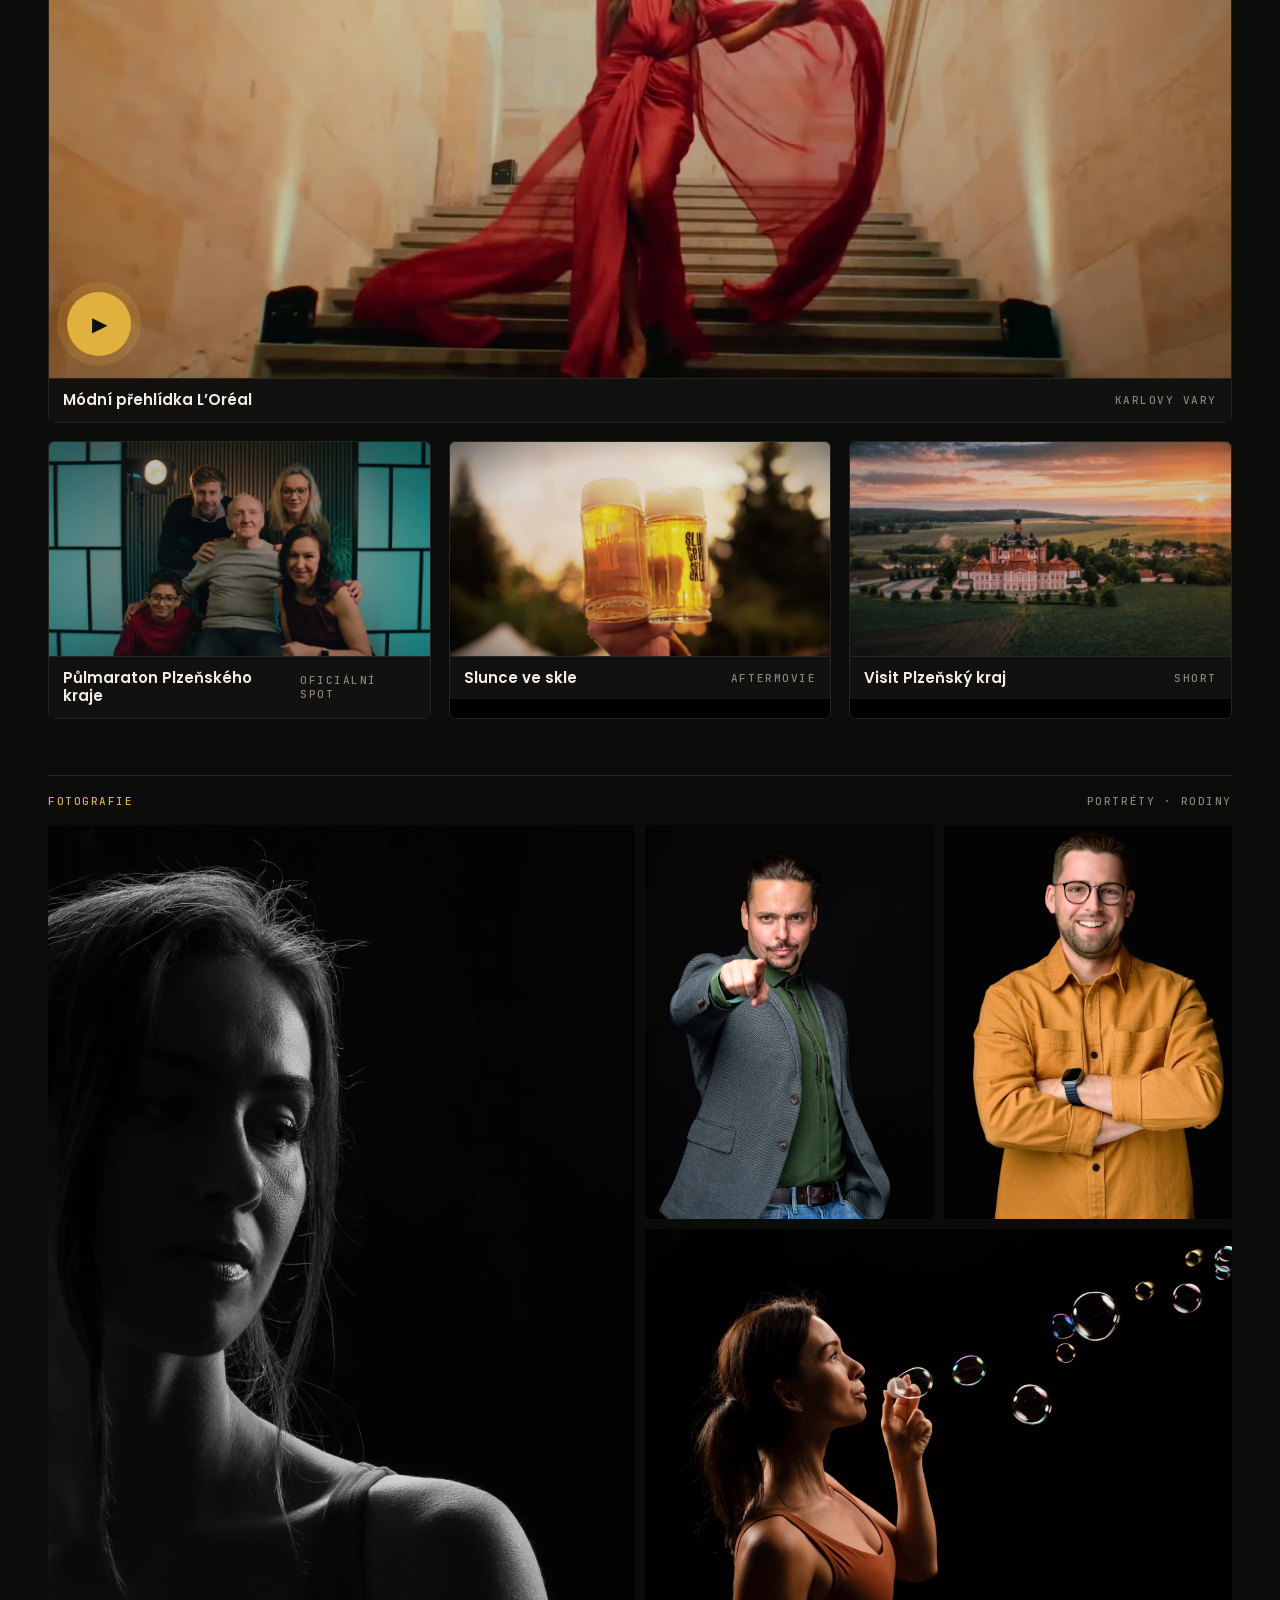
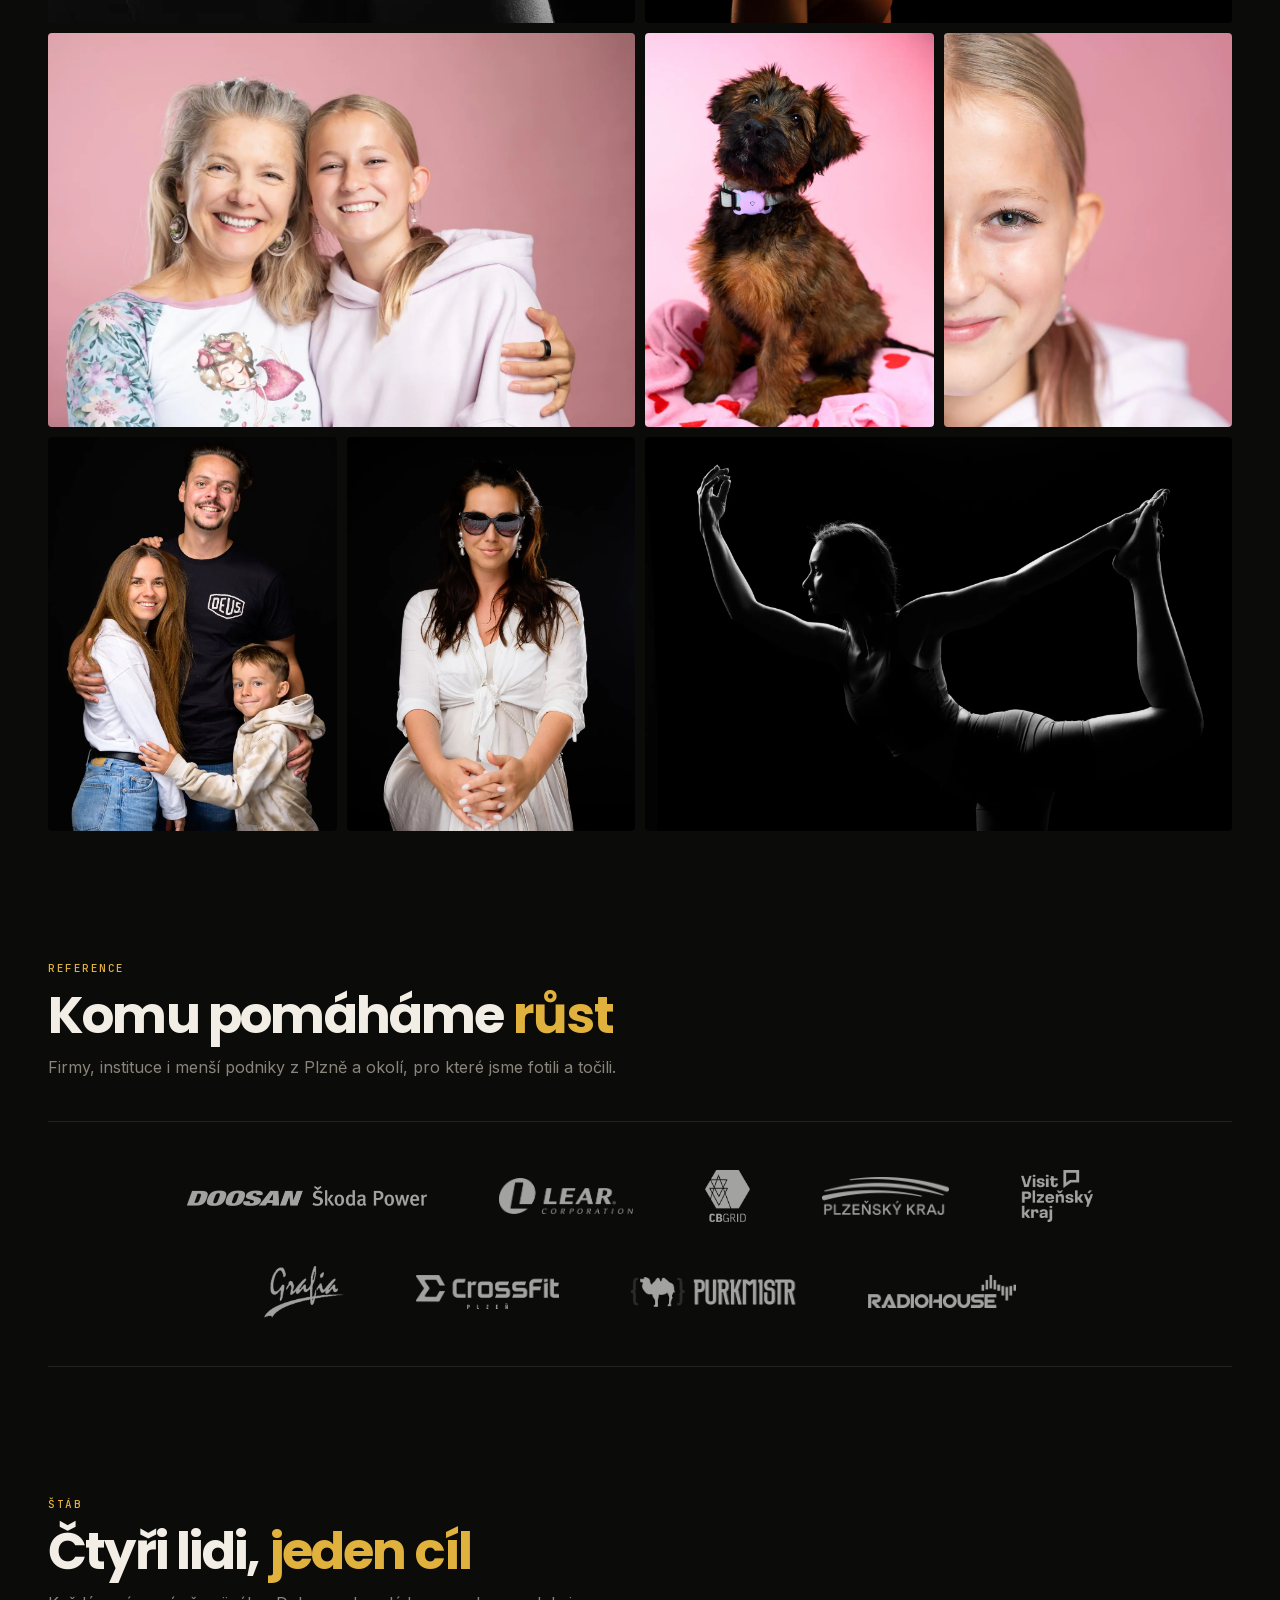
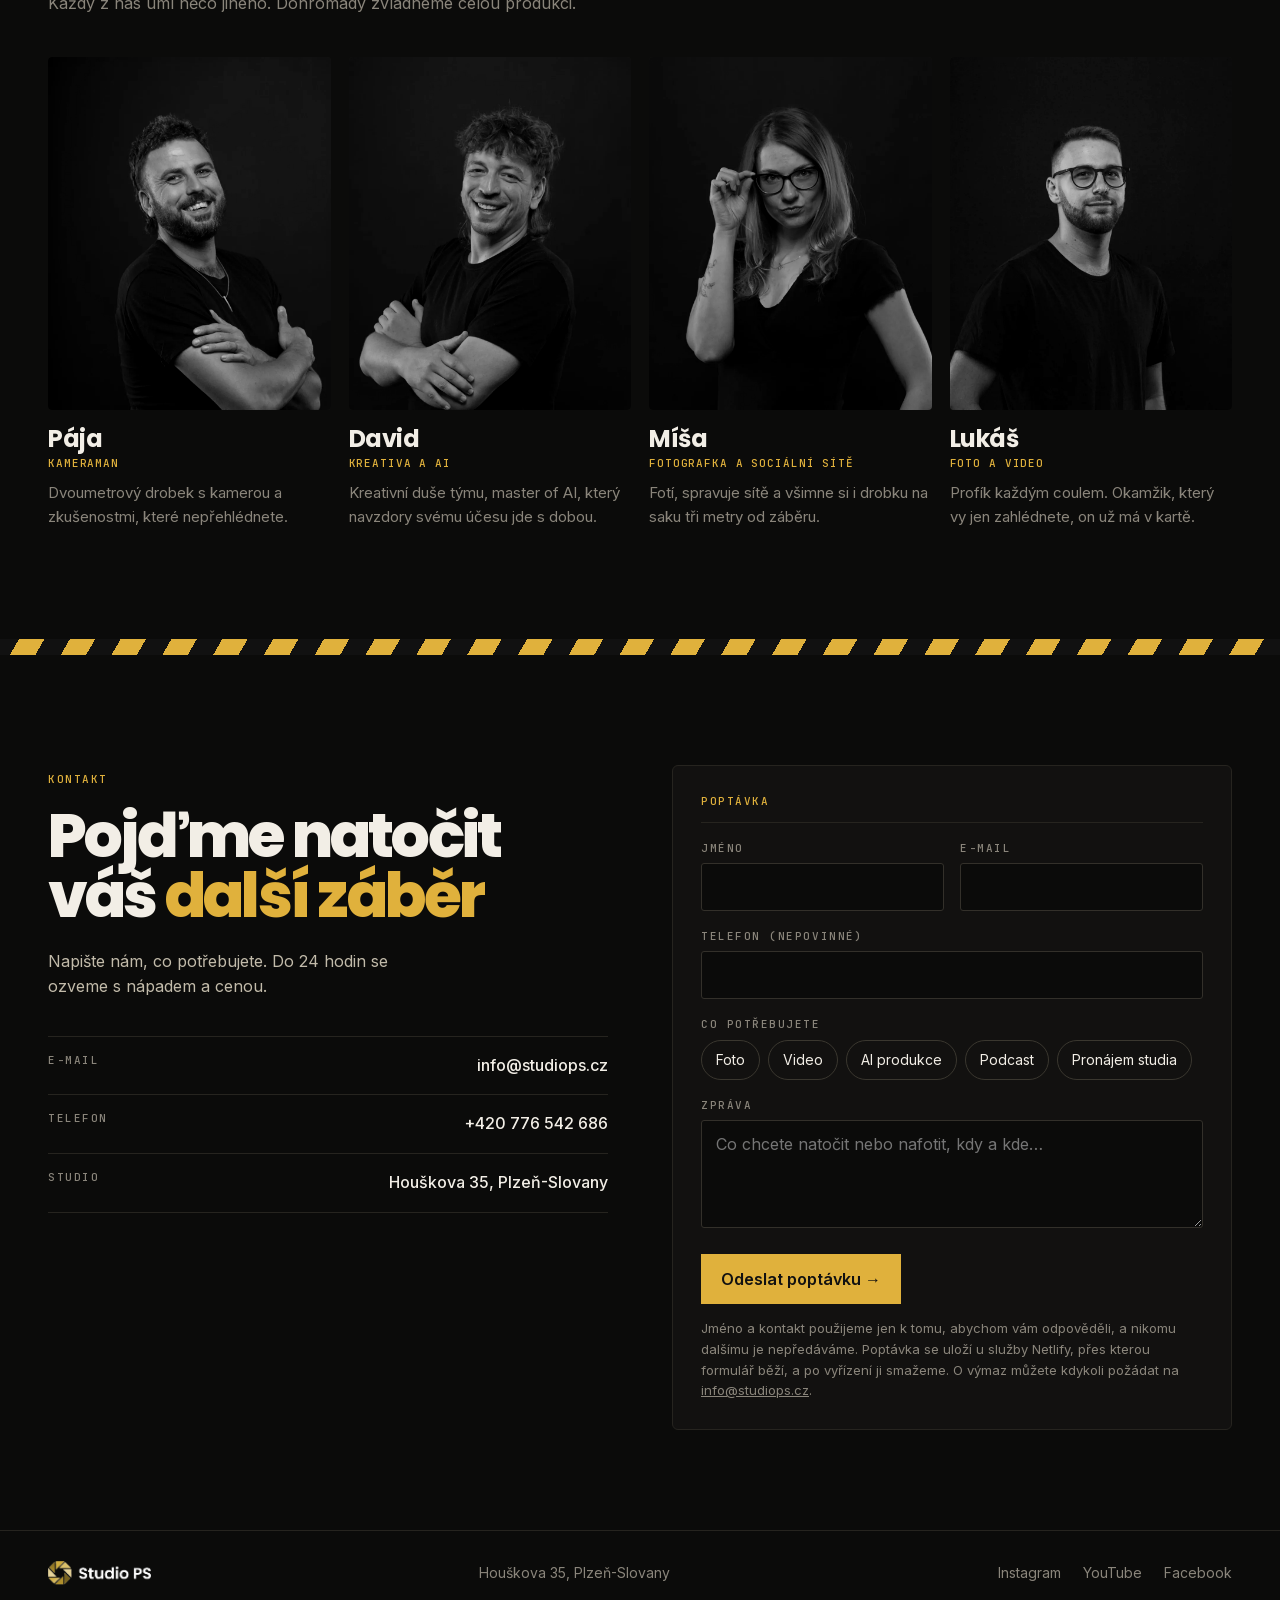
<file: sluzby/index.html>
<!doctype html><meta charset="utf-8"><title>Studio PS</title><link rel="canonical" href="https://studiops.cz/#sluzby"><meta name="robots" content="noindex"><meta http-equiv="refresh" content="0;url=/#sluzby"><script>location.replace("/#sluzby")</script><a href="/#sluzby">Pokračovat na web Studia PS</a>
</file>
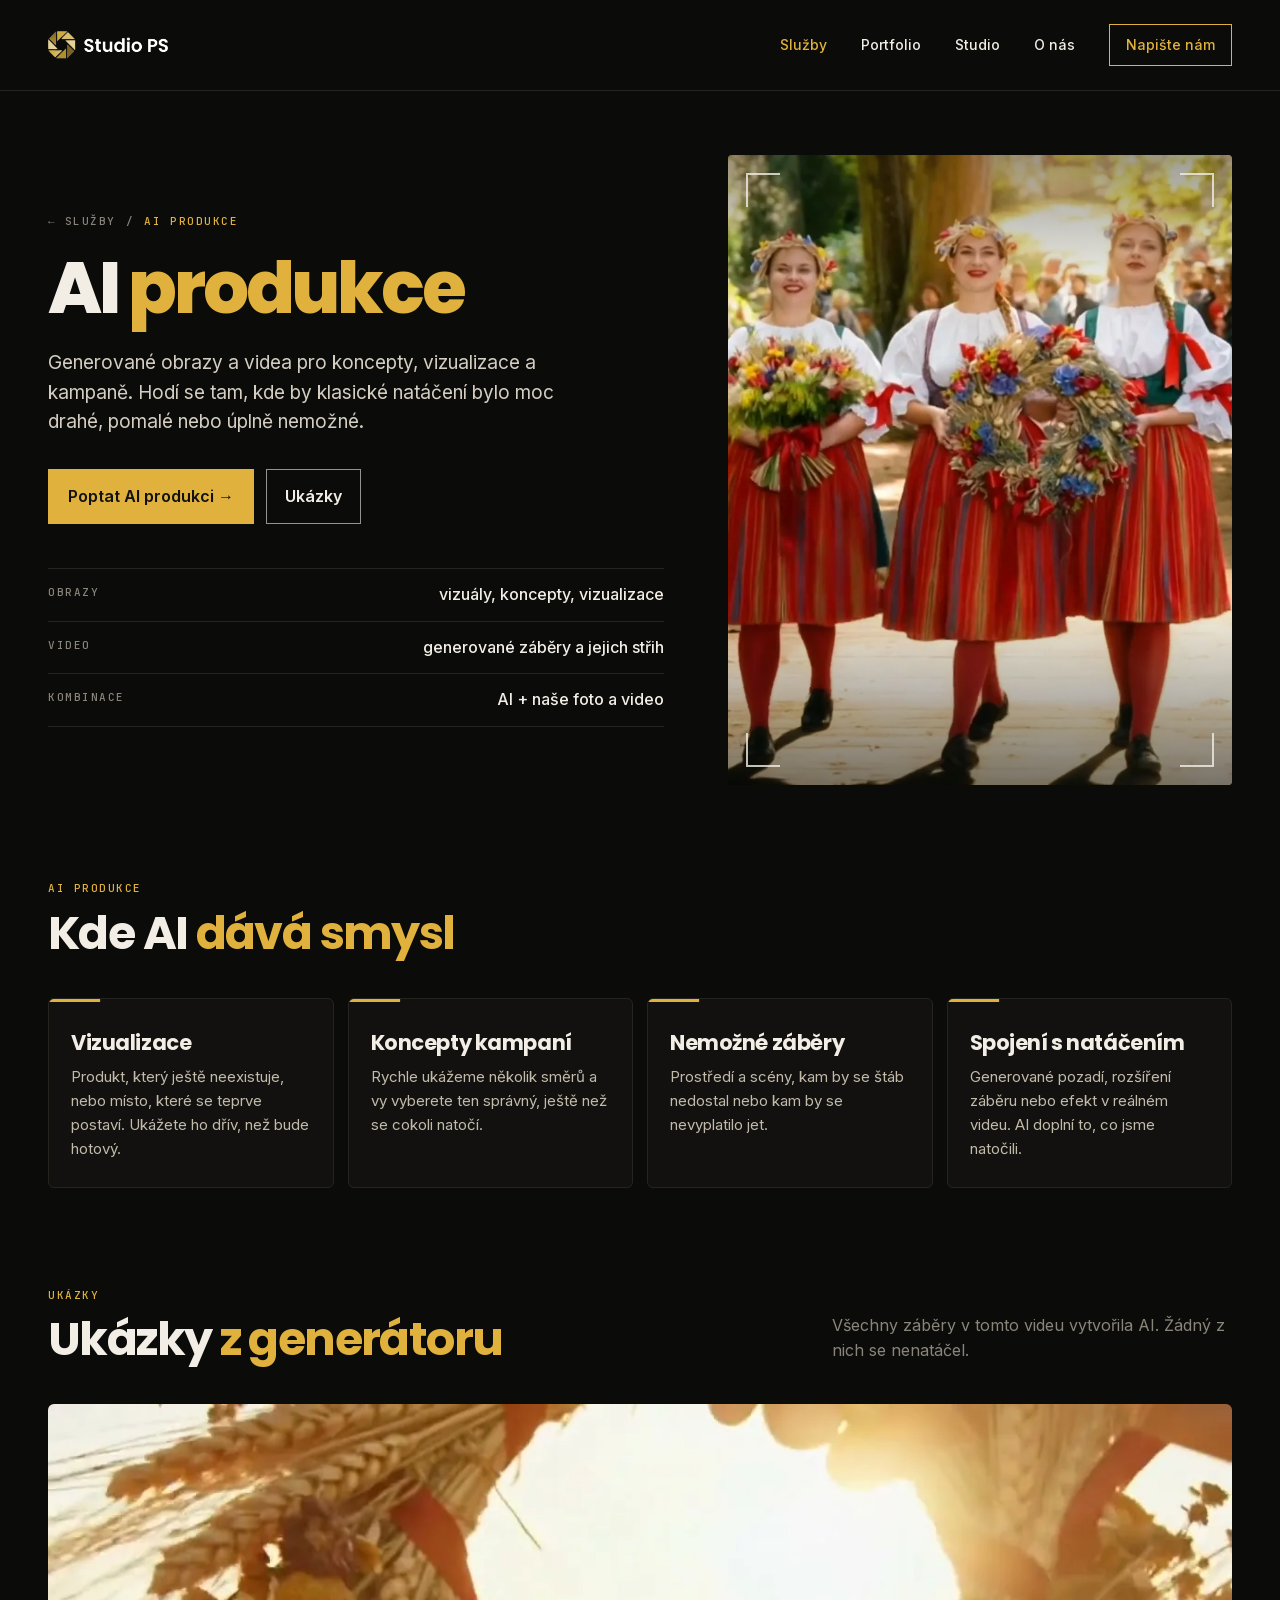
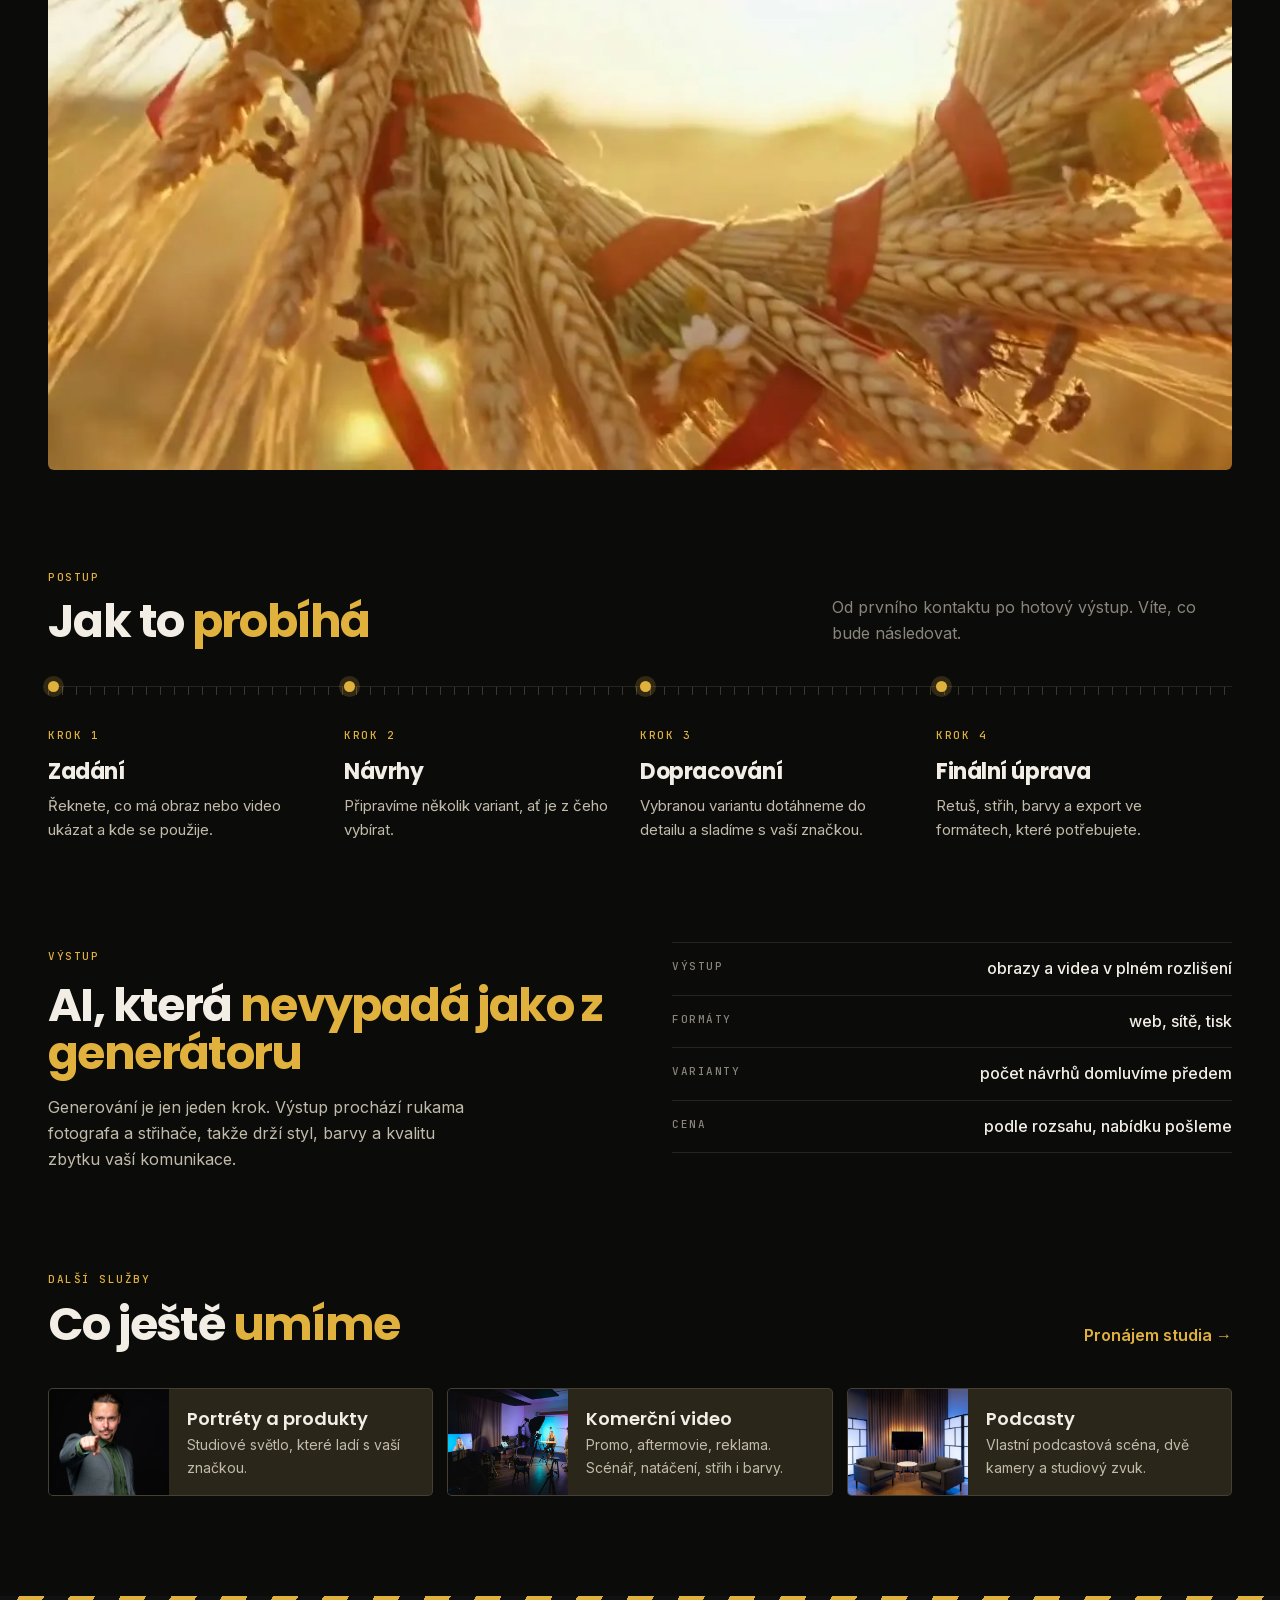
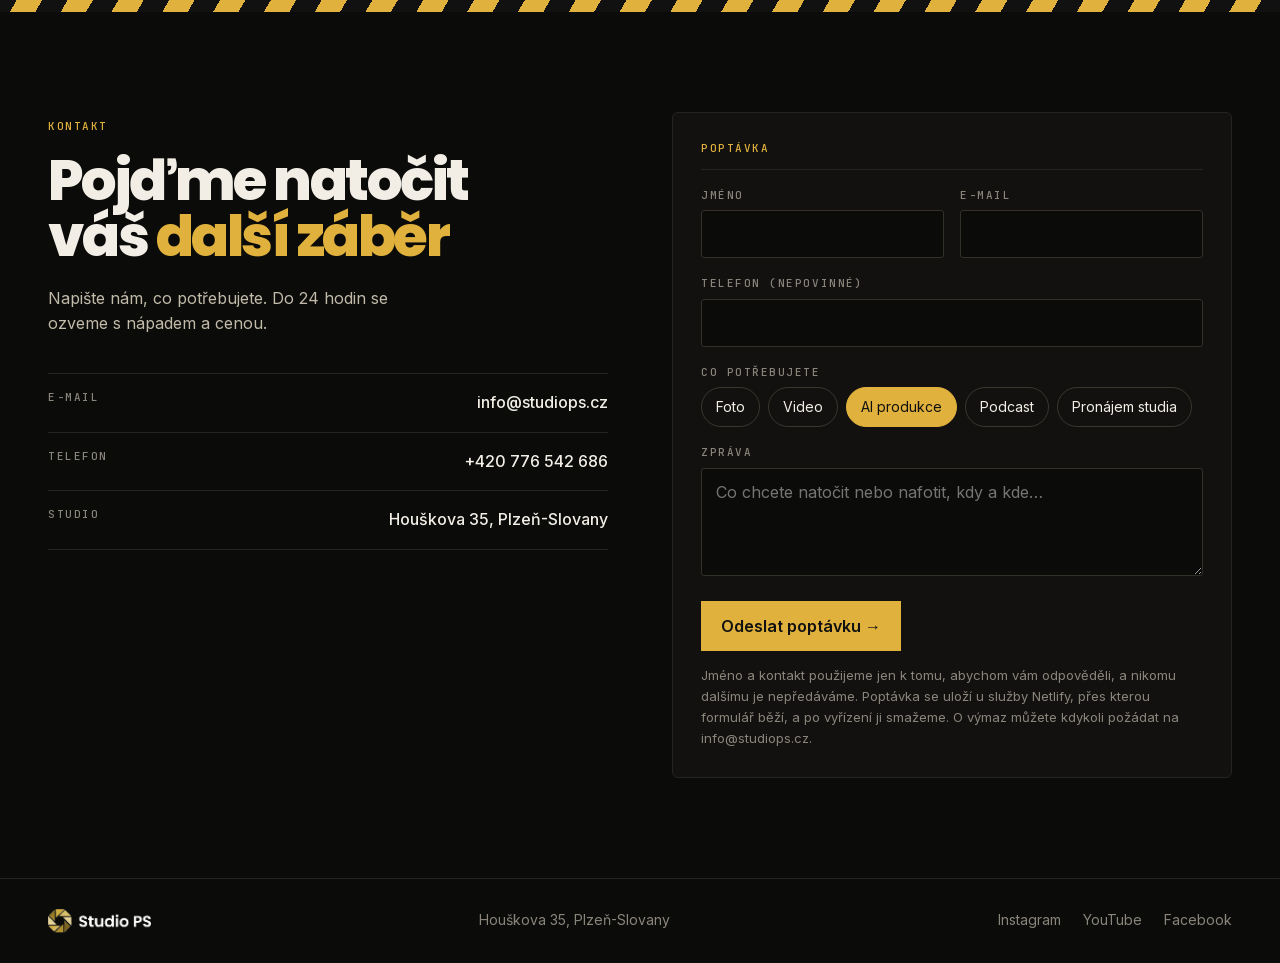
<file: ai.html>
<!doctype html>
<html lang="cs"><head><meta charset="utf-8"><meta name="viewport" content="width=device-width,initial-scale=1">
<title>Studio PS – AI produkce</title><link rel="icon" href="/favicon.ico" sizes="48x48"><link rel="icon" type="image/png" sizes="32x32" href="/img/ikona-32.png"><link rel="icon" type="image/png" sizes="192x192" href="/img/ikona-192.png"><link rel="apple-touch-icon" href="/img/apple-touch-icon.png">
<meta name="description" content="AI produkce ze Studia PS v Plzni na Slovanech. Generované obrazy a videa pro koncepty, vizualizace a kampaně.">

<link rel="stylesheet" href="/fonts/fonts.css">
<link rel="stylesheet" href="sub.css">
<meta property="og:type" content="website"><meta property="og:locale" content="cs_CZ"><meta property="og:site_name" content="Studio PS"><meta property="og:title" content="Studio PS – AI produkce"><meta property="og:description" content="AI produkce ze Studia PS v Plzni na Slovanech. Generované obrazy a videa pro koncepty, vizualizace a kampaně."><meta property="og:url" content="https://studiops.cz/ai.html"><meta property="og:image" content="https://studiops.cz/img/og/ai.jpg"><meta property="og:image:width" content="1200"><meta property="og:image:height" content="630"><meta name="twitter:card" content="summary_large_image"><script type="application/ld+json">{"@context": "https://schema.org", "@type": "Service", "name": "AI produkce", "description": "AI produkce ze Studia PS v Plzni na Slovanech. Generované obrazy a videa pro koncepty, vizualizace a kampaně.", "url": "https://studiops.cz/ai.html", "areaServed": "Plzeň a Plzeňský kraj", "provider": {"@id": "https://studiops.cz/#studio"}}</script>
</head><body>
<header class="top"><a href="/" aria-label="Studio PS – úvod"><img src="img/logo-bila.png" alt="Studio PS" width="860" height="201"></a><nav><a class="cur" href="/#sluzby">Služby</a><a href="/#portfolio">Portfolio</a><a href="/#studio">Studio</a><a href="/#stab">O nás</a><a class="cta" href="#kontakt">Napište nám</a></nav>
<button class="burger" aria-label="Otevřít menu" aria-expanded="false" aria-controls="mnav"><svg width="26" height="26" viewBox="0 0 26 26" fill="none" stroke="currentColor" stroke-width="2"><path d="M3 8h20M3 18h20"/></svg></button></header>
<nav class="mnav" id="mnav" hidden><a href="/">Úvod</a><a href="/#sluzby">Služby</a><a href="/#portfolio">Portfolio</a><a href="/#studio">Studio</a><a href="/#stab">O nás</a><a class="btn" href="#kontakt">Napište nám</a><span class="mono">info@studiops.cz · +420 776 542 686</span></nav>

<section class="sh">
  <div>
    <div class="crumb mono"><a href="/#sluzby">← Služby</a><span>/</span><b>AI produkce</b></div>
    <h1>AI <em>produkce</em></h1>
    <p class="lead">Generované obrazy a videa pro koncepty, vizualizace a kampaně. Hodí se tam, kde by klasické natáčení bylo moc drahé, pomalé nebo úplně nemožné.</p>
    <div class="btns"><a class="btn" href="#kontakt">Poptat AI produkci →</a><a class="btn2" href="#ukazky">Ukázky</a></div>
    <div class="specs"><div><span class="mono">Obrazy</span><b>vizuály, koncepty, vizualizace</b></div><div><span class="mono">Video</span><b>generované záběry a jejich střih</b></div><div><span class="mono">Kombinace</span><b>AI + naše foto a video</b></div></div>
  </div>
  <div class="frame" style="--p:39% center;--pm:39% center"><img src="img/sluzby/ai/06.webp" alt="AI produkce" fetchpriority="high"><div class="vf"><i class="a"></i><i class="b"></i><i class="c"></i><i class="d"></i></div></div>
</section>

<section class="sec" style="padding-top:0">
  <div class="sec-h"><div><span class="mono k">AI produkce</span><h2>Kde AI <em>dává smysl</em></h2></div></div>
  <div class="scenes">
    <article class="scene"><h3>Vizualizace</h3><p>Produkt, který ještě neexistuje, nebo místo, které se teprve postaví. Ukážete ho dřív, než bude hotový.</p></article>
    <article class="scene"><h3>Koncepty kampaní</h3><p>Rychle ukážeme několik směrů a vy vyberete ten správný, ještě než se cokoli natočí.</p></article>
    <article class="scene"><h3>Nemožné záběry</h3><p>Prostředí a scény, kam by se štáb nedostal nebo kam by se nevyplatilo jet.</p></article>
    <article class="scene"><h3>Spojení s natáčením</h3><p>Generované pozadí, rozšíření záběru nebo efekt v reálném videu. AI doplní to, co jsme natočili.</p></article>
  </div>
</section>

<section class="sec" id="ukazky" style="padding-top:0">
  <div class="sec-h"><div><span class="mono k">Ukázky</span><h2>Ukázky <em>z generátoru</em></h2></div><p>Všechny záběry v tomto videu vytvořila AI. Žádný z nich se nenatáčel.</p></div>
  <div class="smycka"><video src="img/sluzby/ai/smycka.mp4" poster="img/sluzby/ai/smycka.webp" autoplay muted loop playsinline preload="metadata" aria-label="Ukázka generovaného videa"></video></div>
</section>
<section class="sec" id="postup" style="padding-top:0">
  <div class="sec-h"><div><span class="mono k">Postup</span><h2>Jak to <em>probíhá</em></h2></div><p>Od prvního kontaktu po hotový výstup. Víte, co bude následovat.</p></div>
  <div class="steps">
    <div class="step"><span class="mono">Krok 1</span><h3>Zadání</h3><p>Řeknete, co má obraz nebo video ukázat a kde se použije.</p></div>
    <div class="step"><span class="mono">Krok 2</span><h3>Návrhy</h3><p>Připravíme několik variant, ať je z čeho vybírat.</p></div>
    <div class="step"><span class="mono">Krok 3</span><h3>Dopracování</h3><p>Vybranou variantu dotáhneme do detailu a sladíme s vaší značkou.</p></div>
    <div class="step"><span class="mono">Krok 4</span><h3>Finální úprava</h3><p>Retuš, střih, barvy a export ve formátech, které potřebujete.</p></div>
  </div>
</section>

<section class="sec" style="padding-top:0">
  <div class="get">
    <div><span class="mono k">Výstup</span><h2>AI, která <em>nevypadá jako z generátoru</em></h2><p>Generování je jen jeden krok. Výstup prochází rukama fotografa a střihače, takže drží styl, barvy a kvalitu zbytku vaší komunikace.</p></div>
    <div class="specs"><div><span class="mono">Výstup</span><b>obrazy a videa v plném rozlišení</b></div><div><span class="mono">Formáty</span><b>web, sítě, tisk</b></div><div><span class="mono">Varianty</span><b>počet návrhů domluvíme předem</b></div><div><span class="mono">Cena</span><b>podle rozsahu, nabídku pošleme</b></div></div>
  </div>
</section>

<section class="sec" style="padding-top:0">
  <div class="sec-h"><div><span class="mono k">Další služby</span><h2>Co ještě <em>umíme</em></h2></div><a class="more" href="/#studio">Pronájem studia →</a></div>
  <div class="others">
    <a class="oth" href="portrety.html"><div class="th" style="background-image:url(img/svc-foto.webp);background-position:center 18%"></div><div class="in"><b>Portréty a produkty</b><span>Studiové světlo, které ladí s vaší značkou.</span></div></a>
    <a class="oth" href="video.html"><div class="th" style="background-image:url(img/svc-video.webp);background-position:center"></div><div class="in"><b>Komerční video</b><span>Promo, aftermovie, reklama. Scénář, natáčení, střih i barvy.</span></div></a>
    <a class="oth" href="podcasty.html"><div class="th" style="background-image:url(img/studio.webp);background-position:center"></div><div class="in"><b>Podcasty</b><span>Vlastní podcastová scéna, dvě kamery a studiový zvuk.</span></div></a>
  </div>
</section>

<div class="stripe"></div>
<section class="end" id="kontakt">
  <div class="end-l">
    <span class="mono k">Kontakt</span>
    <h2>Pojďme natočit váš <em>další záběr</em></h2>
    <p>Napište nám, co potřebujete. Do 24 hodin se ozveme s nápadem a cenou.</p>
    <div class="cinfo">
      <a href="mailto:info@studiops.cz"><span class="mono">E-mail</span><b>info@studiops.cz</b></a>
      <a href="tel:+420776542686"><span class="mono">Telefon</span><b>+420 776 542 686</b></a>
      <div><span class="mono">Studio</span><b>Houškova 35, Plzeň-Slovany</b></div>
    </div>
  </div>
  <form class="form" name="kontakt" method="POST" data-netlify="true" netlify-honeypot="bot-field" action="https://studiops-nahled.netlify.app/dekujeme">
    <input type="hidden" name="form-name" value="kontakt"><p hidden><label>Nevyplňovat <input name="bot-field"></label></p>
    <div class="f-top mono"><span>Poptávka</span></div>
    <div class="row2">
      <label><span class="mono">Jméno</span><input name="jmeno" required autocomplete="name"></label>
      <label><span class="mono">E-mail</span><input type="email" name="email" required autocomplete="email"></label>
    </div>
    <label><span class="mono">Telefon (nepovinné)</span><input type="tel" name="telefon" autocomplete="tel"></label>
    <fieldset><legend class="mono">Co potřebujete</legend>
      <div class="chips"><label><input type="checkbox" name="sluzba" value="Foto"><span>Foto</span></label><label><input type="checkbox" name="sluzba" value="Video"><span>Video</span></label><label><input type="checkbox" name="sluzba" value="AI produkce" checked><span>AI produkce</span></label><label><input type="checkbox" name="sluzba" value="Podcast"><span>Podcast</span></label><label><input type="checkbox" name="sluzba" value="Pronájem studia"><span>Pronájem studia</span></label></div>
    </fieldset>
    <label><span class="mono">Zpráva</span><textarea name="zprava" rows="4" required placeholder="Co chcete natočit nebo nafotit, kdy a kde…"></textarea></label>
    <button class="btn" type="submit">Odeslat poptávku →</button>
    <p class="gdpr">Jméno a kontakt použijeme jen k tomu, abychom vám odpověděli, a nikomu dalšímu je nepředáváme. Poptávka se uloží u služby Netlify, přes kterou formulář běží, a po vyřízení ji smažeme. O výmaz můžete kdykoli požádat na <a href="mailto:info@studiops.cz">info@studiops.cz</a>.</p>
  </form>
</section>
<footer>
  <a href="/"><img src="img/logo-bila.png" alt="Studio PS"></a>
  <span>Houškova 35, Plzeň-Slovany</span>
  <nav><a href="https://www.instagram.com/studio__ps_/">Instagram</a><a href="https://www.youtube.com/@StudioPS-hr6ec">YouTube</a><a href="https://www.facebook.com/profile.php?id=61553299647324">Facebook</a></nav>
</footer>
<script>
(function(){const b=document.querySelector('.burger'),n=document.getElementById('mnav');if(!b)return;
 const set=o=>{n.hidden=!o;b.setAttribute('aria-expanded',o);b.setAttribute('aria-label',o?'Zavřít menu':'Otevřít menu');document.body.classList.toggle('menu',o);document.body.style.overflow=o?'hidden':'';
  b.innerHTML=o?'<svg width="26" height="26" viewBox="0 0 26 26" fill="none" stroke="currentColor" stroke-width="2"><path d="M5 5l16 16M21 5L5 21"/></svg>':'<svg width="26" height="26" viewBox="0 0 26 26" fill="none" stroke="currentColor" stroke-width="2"><path d="M3 8h20M3 18h20"/></svg>'};
 b.addEventListener('click',()=>set(n.hidden));n.querySelectorAll('a').forEach(a=>a.addEventListener('click',()=>set(false)))})();
</script>
<script>document.querySelectorAll('form[name=kontakt]').forEach(f=>f.addEventListener('submit',e=>{e.preventDefault();const b=f.querySelector('[type=submit]');if(b){b.disabled=true;b.textContent='Odesílám…'}
fetch(f.action,{method:'POST',mode:'no-cors',body:new URLSearchParams(new FormData(f))}).then(()=>location.href='/dekujeme').catch(()=>f.submit())}))</script>
</body></html>
</file>
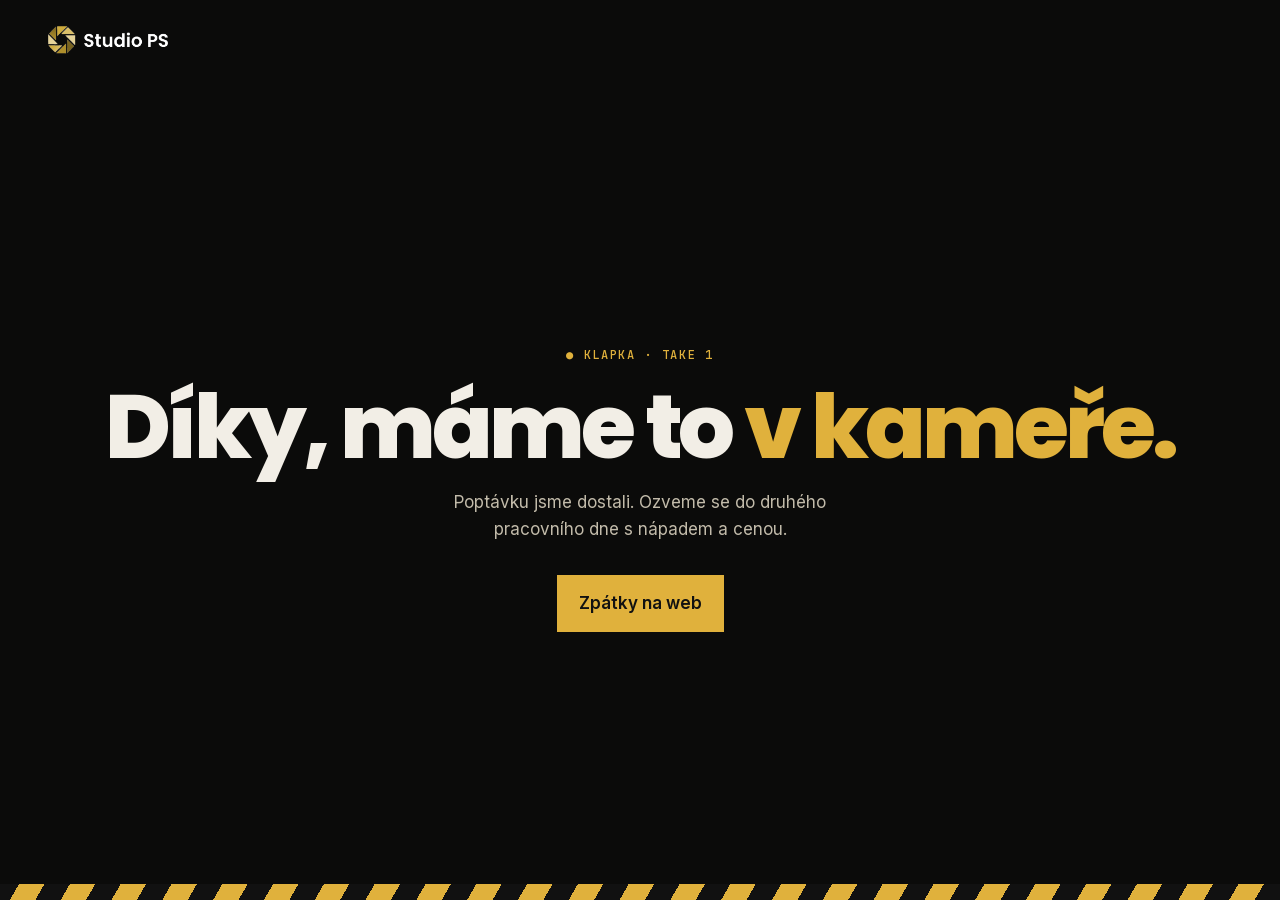
<file: dekujeme.html>
<!doctype html>
<html lang="cs"><head><meta charset="utf-8"><meta name="viewport" content="width=device-width,initial-scale=1">
<title>Studio PS – Děkujeme</title><link rel="icon" href="/favicon.ico" sizes="48x48"><link rel="icon" type="image/png" sizes="32x32" href="/img/ikona-32.png"><link rel="icon" type="image/png" sizes="192x192" href="/img/ikona-192.png"><link rel="apple-touch-icon" href="/img/apple-touch-icon.png">

<link rel="stylesheet" href="/fonts/fonts.css">
<style>
*{box-sizing:border-box;margin:0;padding:0}
body{background:#0b0b0a;color:#f2eee6;font:400 17px/1.6 Inter,sans-serif;min-height:100vh;display:flex;flex-direction:column}
a{color:inherit;text-decoration:none}
.stripe{height:16px;background:repeating-linear-gradient(-60deg,#111 0 22px,#e0b13c 22px 44px)}
header{padding:26px 48px}header img{height:28px;width:auto}
main{flex:1;display:grid;place-items:center;padding:40px 16px;text-align:center}
.mono{font:500 12px "JetBrains Mono",monospace;letter-spacing:.14em;text-transform:uppercase;color:#e0b13c}
h1{font:800 clamp(40px,7vw,96px)/.98 Poppins;letter-spacing:-.045em;margin:16px 0 18px}
h1 em{font-style:normal;color:#e0b13c}
p{color:#c2bbaa;max-width:40ch;margin:0 auto 32px}
.btn{display:inline-block;background:#e0b13c;color:#111;padding:15px 22px;font-weight:600}
@media(max-width:760px){header{padding:18px 16px}}
</style></head><body>
<header><a href="/"><img src="/img/logo-bila.png" alt="Studio PS"></a></header>
<main><div><span class="mono">● Klapka · Take 1</span><h1>Díky, máme to <em>v kameře.</em></h1><p>Poptávku jsme dostali. Ozveme se do druhého pracovního dne s nápadem a cenou.</p><a class="btn" href="/">Zpátky na web</a></div></main>
<div class="stripe"></div>
</body></html>
</file>
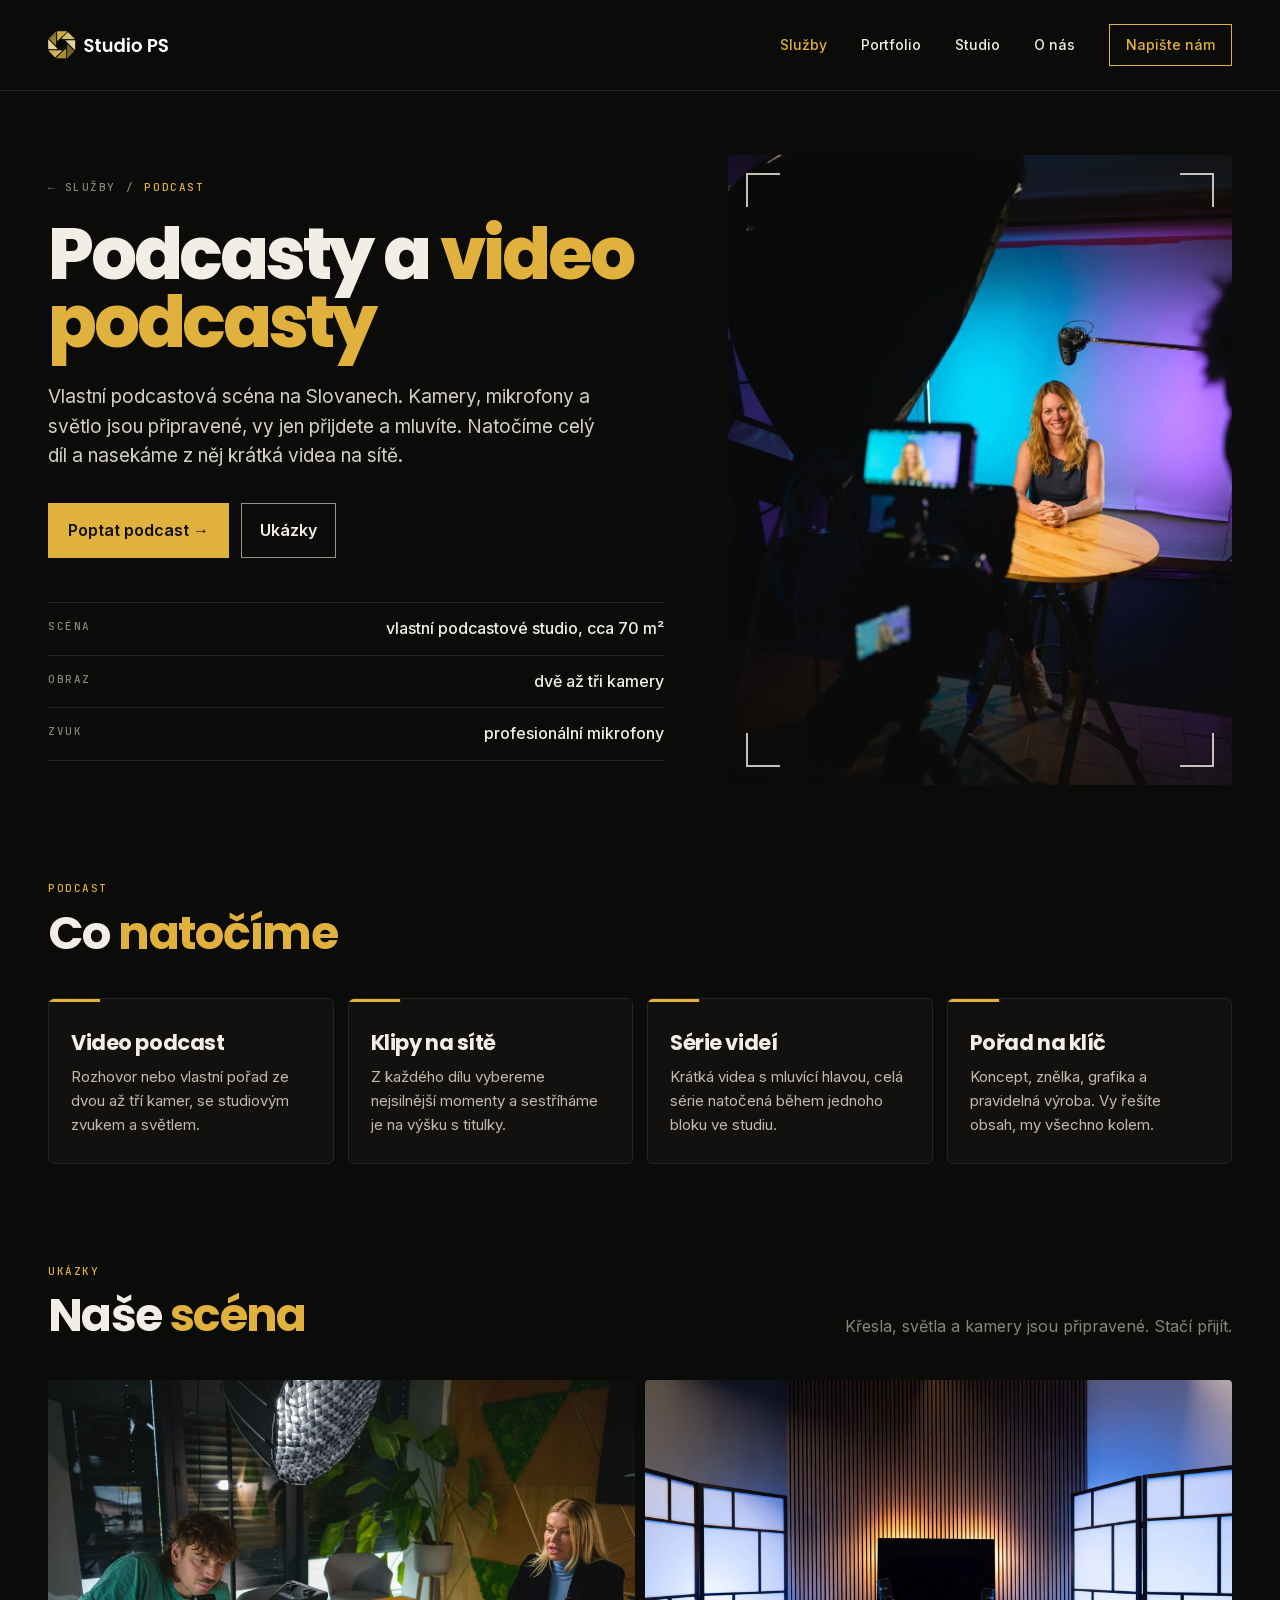
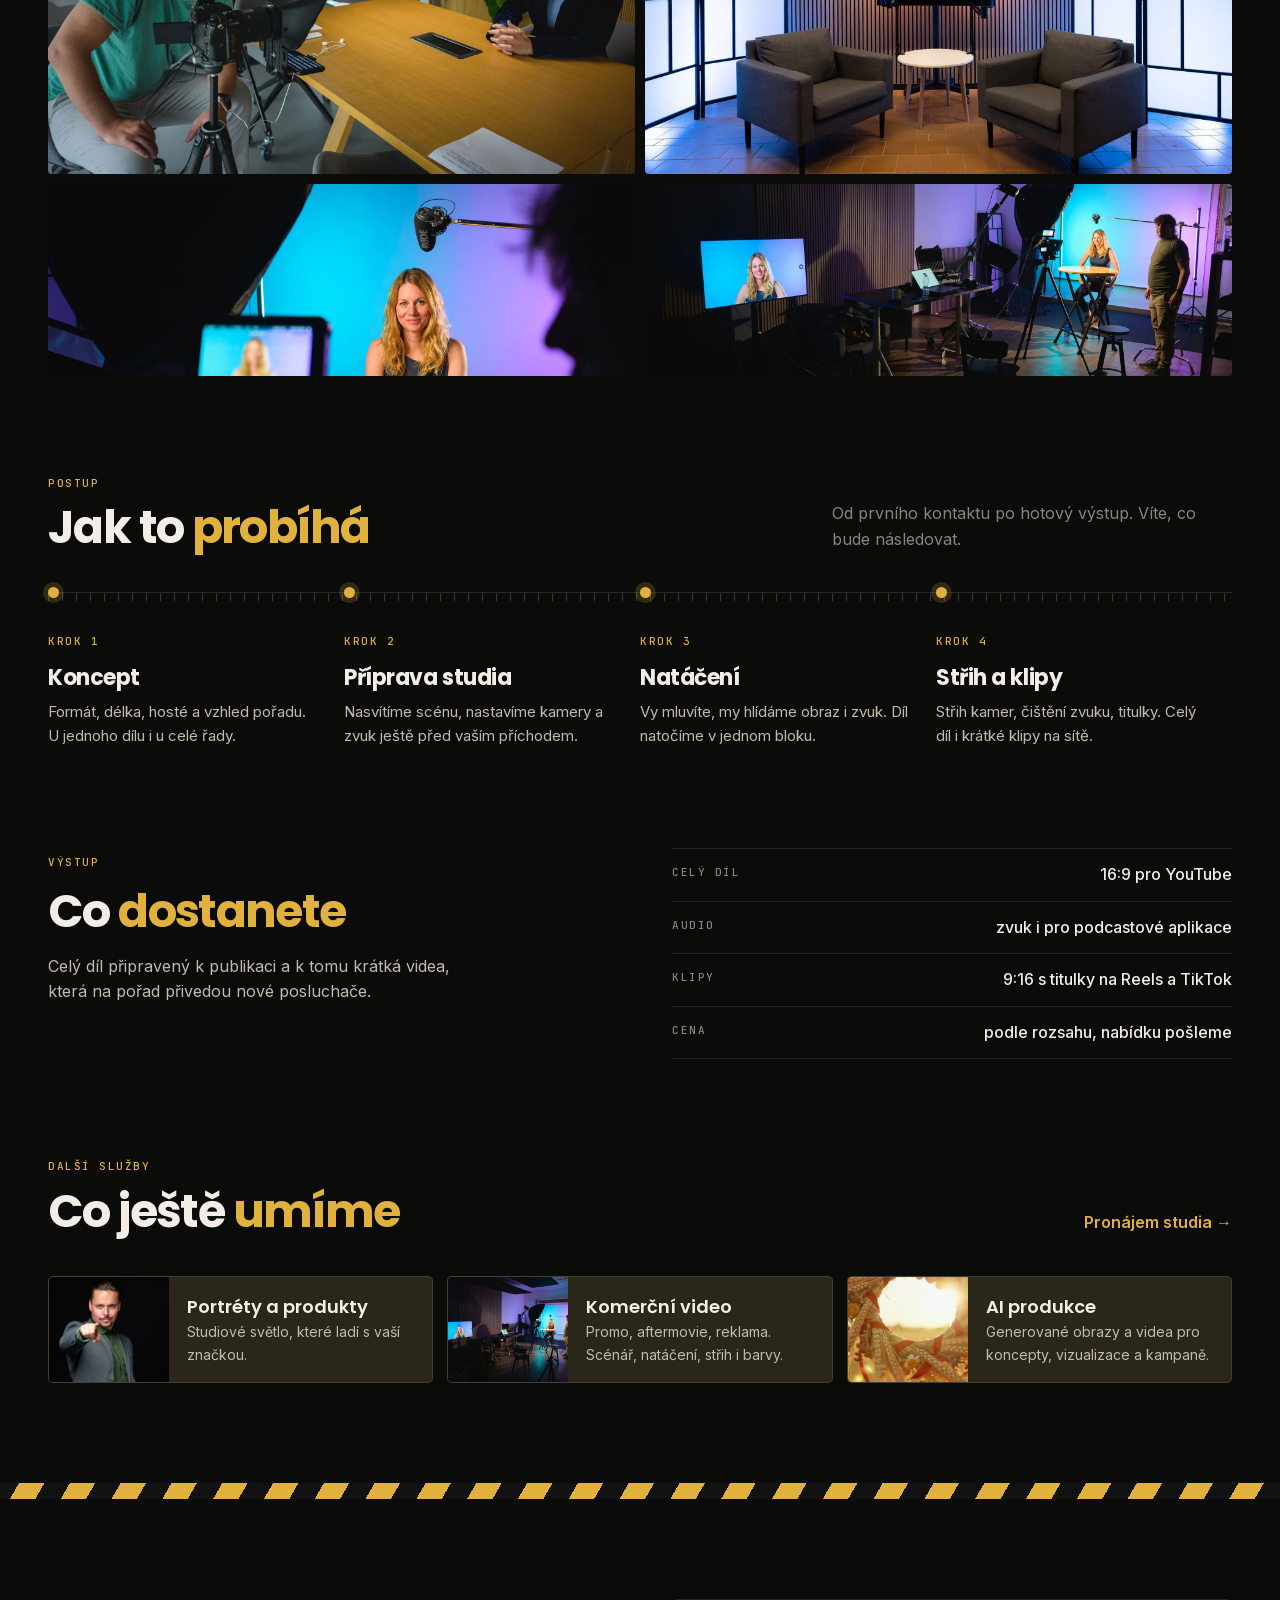
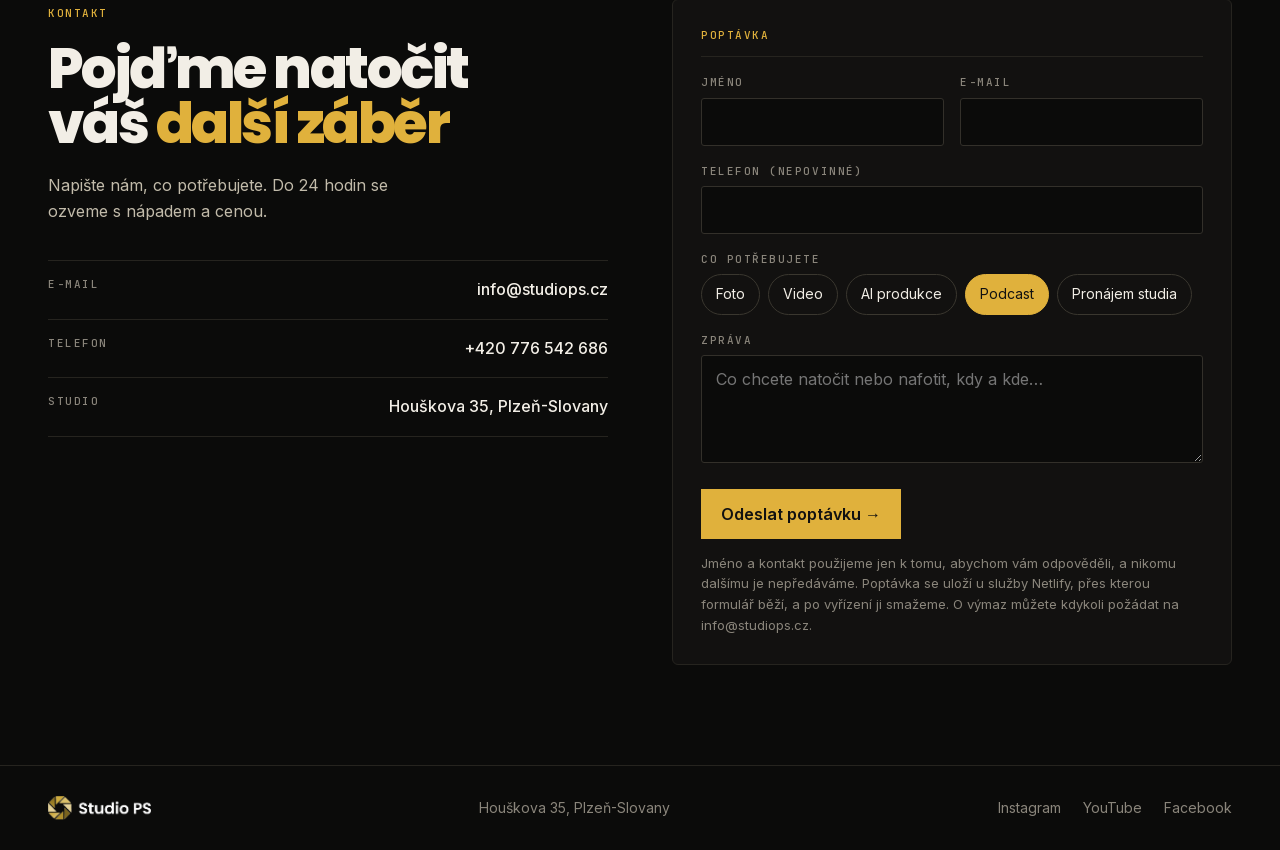
<file: podcasty.html>
<!doctype html>
<html lang="cs"><head><meta charset="utf-8"><meta name="viewport" content="width=device-width,initial-scale=1">
<title>Studio PS – Podcasty a video podcasty</title><link rel="icon" href="/favicon.ico" sizes="48x48"><link rel="icon" type="image/png" sizes="32x32" href="/img/ikona-32.png"><link rel="icon" type="image/png" sizes="192x192" href="/img/ikona-192.png"><link rel="apple-touch-icon" href="/img/apple-touch-icon.png">
<meta name="description" content="Podcasty a video podcasty ze Studia PS v Plzni na Slovanech. Vlastní podcastová scéna, dvě kamery a studiový zvuk.">

<link rel="stylesheet" href="/fonts/fonts.css">
<link rel="stylesheet" href="sub.css">
<meta property="og:type" content="website"><meta property="og:locale" content="cs_CZ"><meta property="og:site_name" content="Studio PS"><meta property="og:title" content="Studio PS – Podcasty a video podcasty"><meta property="og:description" content="Podcasty a video podcasty ze Studia PS v Plzni na Slovanech. Vlastní podcastová scéna, dvě kamery a studiový zvuk."><meta property="og:url" content="https://studiops.cz/podcasty.html"><meta property="og:image" content="https://studiops.cz/img/og/podcasty.jpg"><meta property="og:image:width" content="1200"><meta property="og:image:height" content="630"><meta name="twitter:card" content="summary_large_image"><script type="application/ld+json">{"@context": "https://schema.org", "@type": "Service", "name": "Podcasty a video podcasty", "description": "Podcasty a video podcasty ze Studia PS v Plzni na Slovanech. Vlastní podcastová scéna, dvě kamery a studiový zvuk.", "url": "https://studiops.cz/podcasty.html", "areaServed": "Plzeň a Plzeňský kraj", "provider": {"@id": "https://studiops.cz/#studio"}}</script>
</head><body>
<header class="top"><a href="/" aria-label="Studio PS – úvod"><img src="img/logo-bila.png" alt="Studio PS" width="860" height="201"></a><nav><a class="cur" href="/#sluzby">Služby</a><a href="/#portfolio">Portfolio</a><a href="/#studio">Studio</a><a href="/#stab">O nás</a><a class="cta" href="#kontakt">Napište nám</a></nav>
<button class="burger" aria-label="Otevřít menu" aria-expanded="false" aria-controls="mnav"><svg width="26" height="26" viewBox="0 0 26 26" fill="none" stroke="currentColor" stroke-width="2"><path d="M3 8h20M3 18h20"/></svg></button></header>
<nav class="mnav" id="mnav" hidden><a href="/">Úvod</a><a href="/#sluzby">Služby</a><a href="/#portfolio">Portfolio</a><a href="/#studio">Studio</a><a href="/#stab">O nás</a><a class="btn" href="#kontakt">Napište nám</a><span class="mono">info@studiops.cz · +420 776 542 686</span></nav>

<section class="sh">
  <div>
    <div class="crumb mono"><a href="/#sluzby">← Služby</a><span>/</span><b>Podcast</b></div>
    <h1>Podcasty a <em>video podcasty</em></h1>
    <p class="lead">Vlastní podcastová scéna na Slovanech. Kamery, mikrofony a světlo jsou připravené, vy jen přijdete a mluvíte. Natočíme celý díl a nasekáme z něj krátká videa na sítě.</p>
    <div class="btns"><a class="btn" href="#kontakt">Poptat podcast →</a><a class="btn2" href="#ukazky">Ukázky</a></div>
    <div class="specs"><div><span class="mono">Scéna</span><b>vlastní podcastové studio, cca 70 m²</b></div><div><span class="mono">Obraz</span><b>dvě až tři kamery</b></div><div><span class="mono">Zvuk</span><b>profesionální mikrofony</b></div></div>
  </div>
  <div class="frame" style="--p:center 40%;--pm:center 35%"><img src="img/slide/07m.webp" alt="Podcasty a video podcasty" fetchpriority="high"><div class="vf"><i class="a"></i><i class="b"></i><i class="c"></i><i class="d"></i></div></div>
</section>

<section class="sec" style="padding-top:0">
  <div class="sec-h"><div><span class="mono k">Podcast</span><h2>Co <em>natočíme</em></h2></div></div>
  <div class="scenes">
    <article class="scene"><h3>Video podcast</h3><p>Rozhovor nebo vlastní pořad ze dvou až tří kamer, se studiovým zvukem a světlem.</p></article>
    <article class="scene"><h3>Klipy na sítě</h3><p>Z každého dílu vybereme nejsilnější momenty a sestříháme je na výšku s titulky.</p></article>
    <article class="scene"><h3>Série videí</h3><p>Krátká videa s mluvící hlavou, celá série natočená během jednoho bloku ve studiu.</p></article>
    <article class="scene"><h3>Pořad na klíč</h3><p>Koncept, znělka, grafika a pravidelná výroba. Vy řešíte obsah, my všechno kolem.</p></article>
  </div>
</section>

<section class="sec" id="ukazky" style="padding-top:0">
  <div class="sec-h"><div><span class="mono k">Ukázky</span><h2>Naše <em>scéna</em></h2></div><p>Křesla, světla a kamery jsou připravené. Stačí přijít.</p></div>
  <div class="fotky ">
    <figure class="w"><img src="img/hero.webp" alt="Natáčení rozhovoru ve studiu" loading="lazy" style="--p:center 40%"></figure>
    <figure class="w"><img src="img/studio.webp" alt="Podcastová scéna s křesly" loading="lazy" style="--p:center"></figure>
    <figure class="h"><img src="img/slide/06.webp" alt="Moderátorka u stolku s mikrofonem" loading="lazy" style="--p:center 45%"></figure>
    <figure class="h"><img src="img/slide/02.webp" alt="Studio se světly" loading="lazy" style="--p:center 55%"></figure>
  </div>
</section>
<section class="sec" id="postup" style="padding-top:0">
  <div class="sec-h"><div><span class="mono k">Postup</span><h2>Jak to <em>probíhá</em></h2></div><p>Od prvního kontaktu po hotový výstup. Víte, co bude následovat.</p></div>
  <div class="steps">
    <div class="step"><span class="mono">Krok 1</span><h3>Koncept</h3><p>Formát, délka, hosté a vzhled pořadu. U jednoho dílu i u celé řady.</p></div>
    <div class="step"><span class="mono">Krok 2</span><h3>Příprava studia</h3><p>Nasvítíme scénu, nastavíme kamery a zvuk ještě před vaším příchodem.</p></div>
    <div class="step"><span class="mono">Krok 3</span><h3>Natáčení</h3><p>Vy mluvíte, my hlídáme obraz i zvuk. Díl natočíme v jednom bloku.</p></div>
    <div class="step"><span class="mono">Krok 4</span><h3>Střih a klipy</h3><p>Střih kamer, čištění zvuku, titulky. Celý díl i krátké klipy na sítě.</p></div>
  </div>
</section>

<section class="sec" style="padding-top:0">
  <div class="get">
    <div><span class="mono k">Výstup</span><h2>Co <em>dostanete</em></h2><p>Celý díl připravený k publikaci a k tomu krátká videa, která na pořad přivedou nové posluchače.</p></div>
    <div class="specs"><div><span class="mono">Celý díl</span><b>16:9 pro YouTube</b></div><div><span class="mono">Audio</span><b>zvuk i pro podcastové aplikace</b></div><div><span class="mono">Klipy</span><b>9:16 s titulky na Reels a TikTok</b></div><div><span class="mono">Cena</span><b>podle rozsahu, nabídku pošleme</b></div></div>
  </div>
</section>

<section class="sec" style="padding-top:0">
  <div class="sec-h"><div><span class="mono k">Další služby</span><h2>Co ještě <em>umíme</em></h2></div><a class="more" href="/#studio">Pronájem studia →</a></div>
  <div class="others">
    <a class="oth" href="portrety.html"><div class="th" style="background-image:url(img/svc-foto.webp);background-position:center 18%"></div><div class="in"><b>Portréty a produkty</b><span>Studiové světlo, které ladí s vaší značkou.</span></div></a>
    <a class="oth" href="video.html"><div class="th" style="background-image:url(img/svc-video.webp);background-position:center"></div><div class="in"><b>Komerční video</b><span>Promo, aftermovie, reklama. Scénář, natáčení, střih i barvy.</span></div></a>
    <a class="oth" href="ai.html"><div class="th" style="background-image:url(img/sluzby/ai/01.webp);background-position:center 45%"></div><div class="in"><b>AI produkce</b><span>Generované obrazy a videa pro koncepty, vizualizace a kampaně.</span></div></a>
  </div>
</section>

<div class="stripe"></div>
<section class="end" id="kontakt">
  <div class="end-l">
    <span class="mono k">Kontakt</span>
    <h2>Pojďme natočit váš <em>další záběr</em></h2>
    <p>Napište nám, co potřebujete. Do 24 hodin se ozveme s nápadem a cenou.</p>
    <div class="cinfo">
      <a href="mailto:info@studiops.cz"><span class="mono">E-mail</span><b>info@studiops.cz</b></a>
      <a href="tel:+420776542686"><span class="mono">Telefon</span><b>+420 776 542 686</b></a>
      <div><span class="mono">Studio</span><b>Houškova 35, Plzeň-Slovany</b></div>
    </div>
  </div>
  <form class="form" name="kontakt" method="POST" data-netlify="true" netlify-honeypot="bot-field" action="https://studiops-nahled.netlify.app/dekujeme">
    <input type="hidden" name="form-name" value="kontakt"><p hidden><label>Nevyplňovat <input name="bot-field"></label></p>
    <div class="f-top mono"><span>Poptávka</span></div>
    <div class="row2">
      <label><span class="mono">Jméno</span><input name="jmeno" required autocomplete="name"></label>
      <label><span class="mono">E-mail</span><input type="email" name="email" required autocomplete="email"></label>
    </div>
    <label><span class="mono">Telefon (nepovinné)</span><input type="tel" name="telefon" autocomplete="tel"></label>
    <fieldset><legend class="mono">Co potřebujete</legend>
      <div class="chips"><label><input type="checkbox" name="sluzba" value="Foto"><span>Foto</span></label><label><input type="checkbox" name="sluzba" value="Video"><span>Video</span></label><label><input type="checkbox" name="sluzba" value="AI produkce"><span>AI produkce</span></label><label><input type="checkbox" name="sluzba" value="Podcast" checked><span>Podcast</span></label><label><input type="checkbox" name="sluzba" value="Pronájem studia"><span>Pronájem studia</span></label></div>
    </fieldset>
    <label><span class="mono">Zpráva</span><textarea name="zprava" rows="4" required placeholder="Co chcete natočit nebo nafotit, kdy a kde…"></textarea></label>
    <button class="btn" type="submit">Odeslat poptávku →</button>
    <p class="gdpr">Jméno a kontakt použijeme jen k tomu, abychom vám odpověděli, a nikomu dalšímu je nepředáváme. Poptávka se uloží u služby Netlify, přes kterou formulář běží, a po vyřízení ji smažeme. O výmaz můžete kdykoli požádat na <a href="mailto:info@studiops.cz">info@studiops.cz</a>.</p>
  </form>
</section>
<footer>
  <a href="/"><img src="img/logo-bila.png" alt="Studio PS"></a>
  <span>Houškova 35, Plzeň-Slovany</span>
  <nav><a href="https://www.instagram.com/studio__ps_/">Instagram</a><a href="https://www.youtube.com/@StudioPS-hr6ec">YouTube</a><a href="https://www.facebook.com/profile.php?id=61553299647324">Facebook</a></nav>
</footer>
<script>
(function(){const b=document.querySelector('.burger'),n=document.getElementById('mnav');if(!b)return;
 const set=o=>{n.hidden=!o;b.setAttribute('aria-expanded',o);b.setAttribute('aria-label',o?'Zavřít menu':'Otevřít menu');document.body.classList.toggle('menu',o);document.body.style.overflow=o?'hidden':'';
  b.innerHTML=o?'<svg width="26" height="26" viewBox="0 0 26 26" fill="none" stroke="currentColor" stroke-width="2"><path d="M5 5l16 16M21 5L5 21"/></svg>':'<svg width="26" height="26" viewBox="0 0 26 26" fill="none" stroke="currentColor" stroke-width="2"><path d="M3 8h20M3 18h20"/></svg>'};
 b.addEventListener('click',()=>set(n.hidden));n.querySelectorAll('a').forEach(a=>a.addEventListener('click',()=>set(false)))})();
</script>
<script>document.querySelectorAll('form[name=kontakt]').forEach(f=>f.addEventListener('submit',e=>{e.preventDefault();const b=f.querySelector('[type=submit]');if(b){b.disabled=true;b.textContent='Odesílám…'}
fetch(f.action,{method:'POST',mode:'no-cors',body:new URLSearchParams(new FormData(f))}).then(()=>location.href='/dekujeme').catch(()=>f.submit())}))</script>
</body></html>
</file>
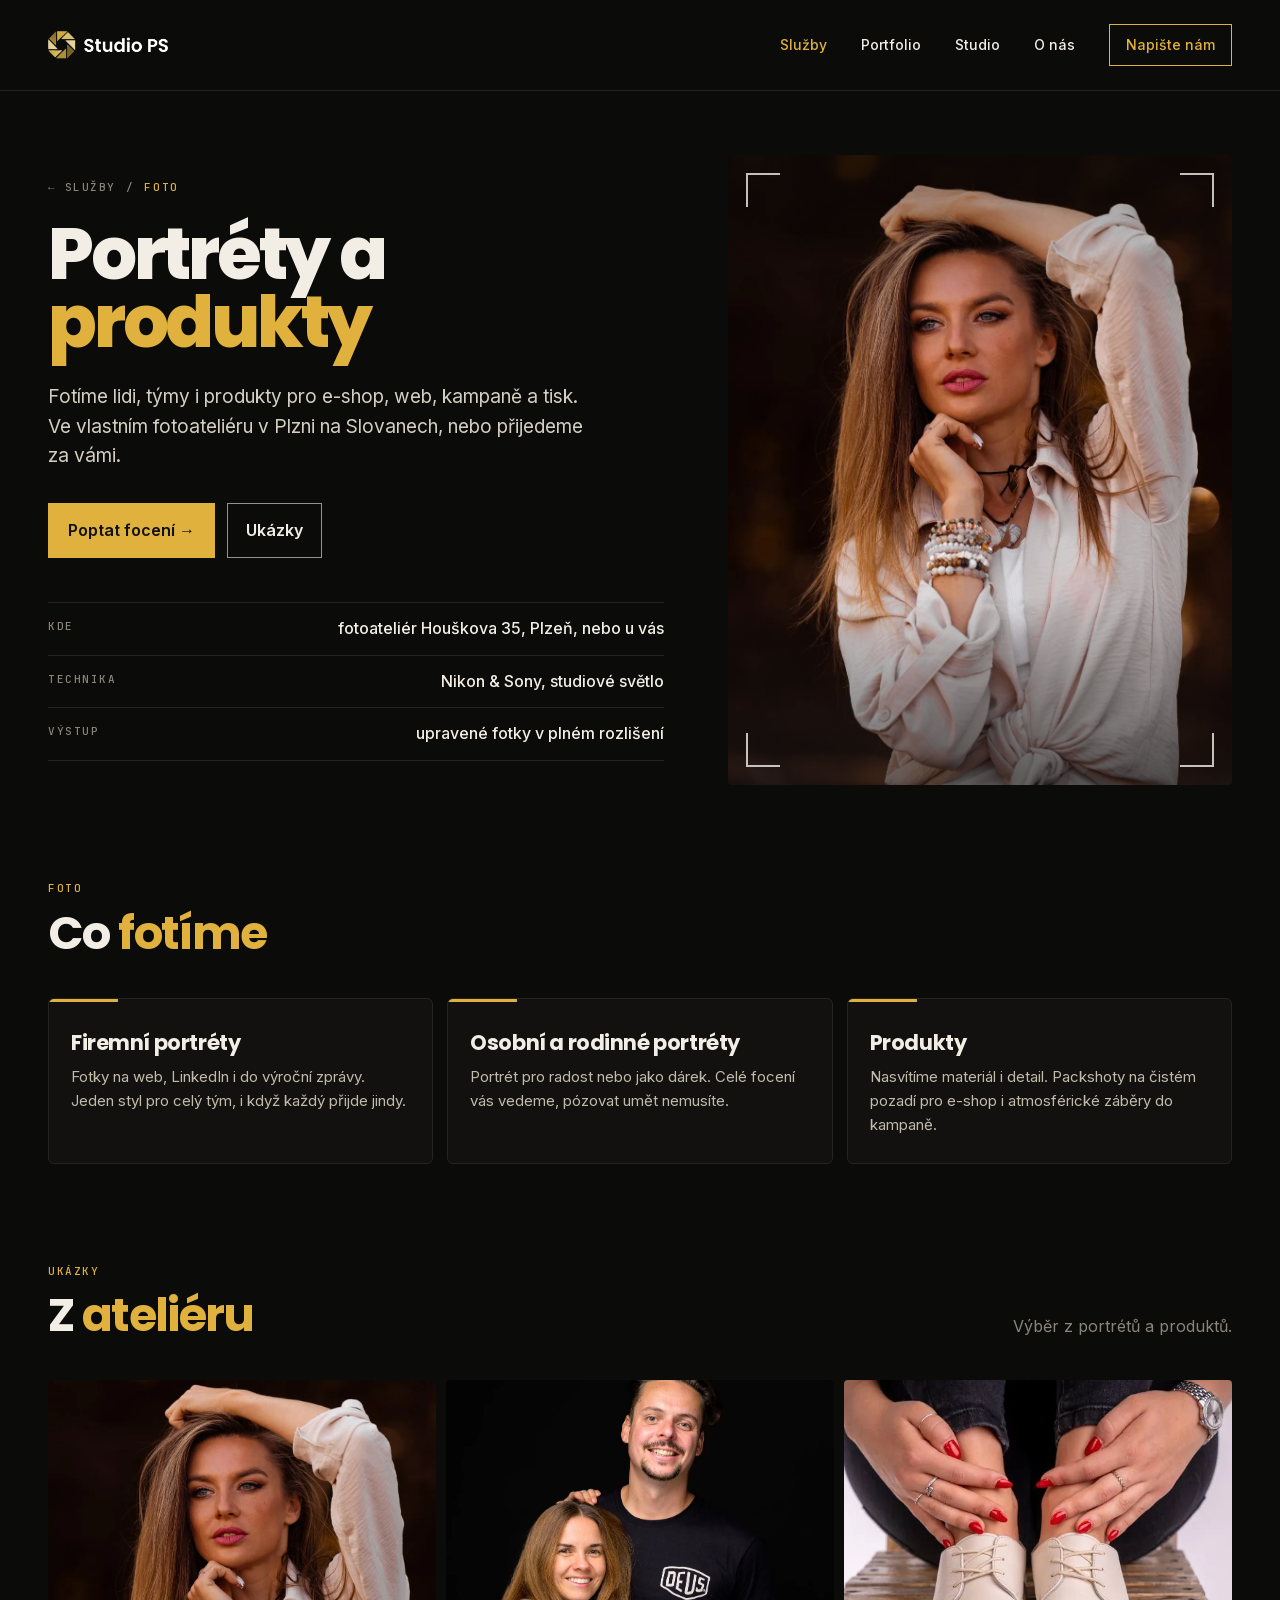
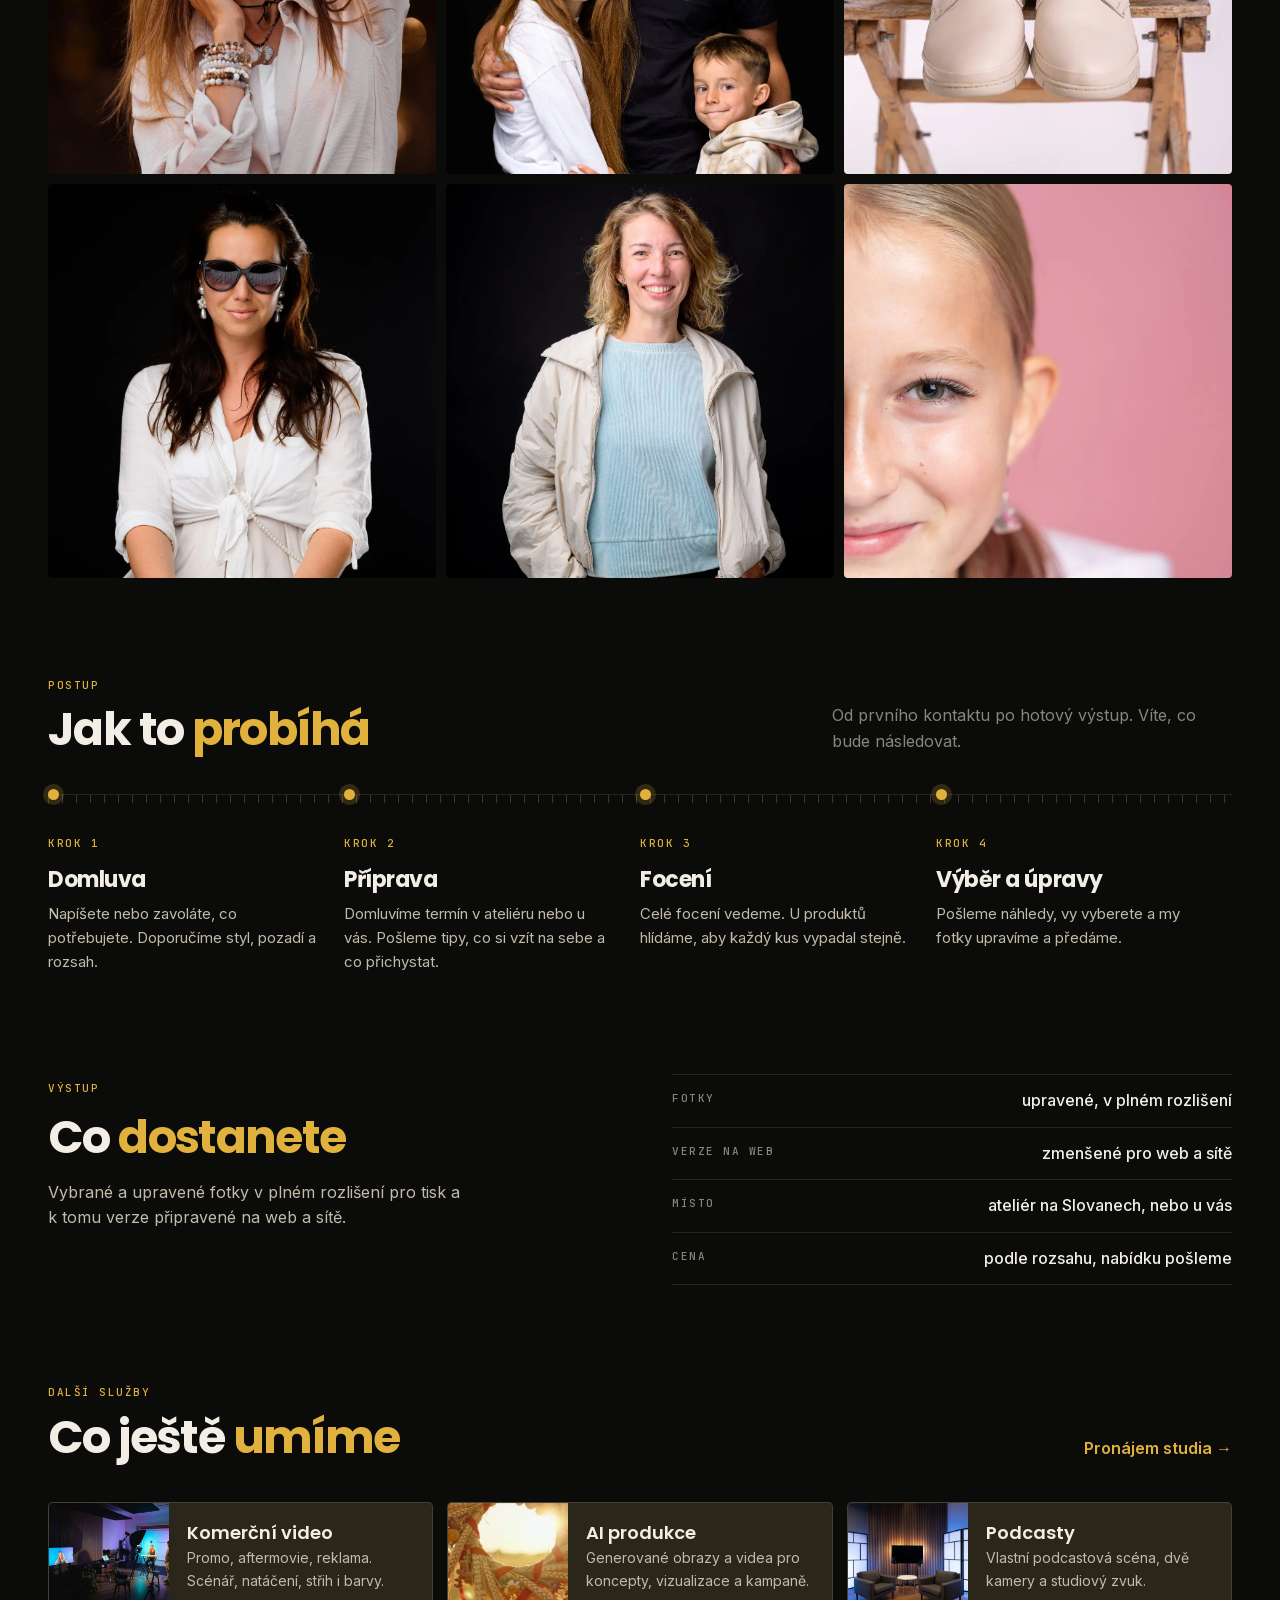
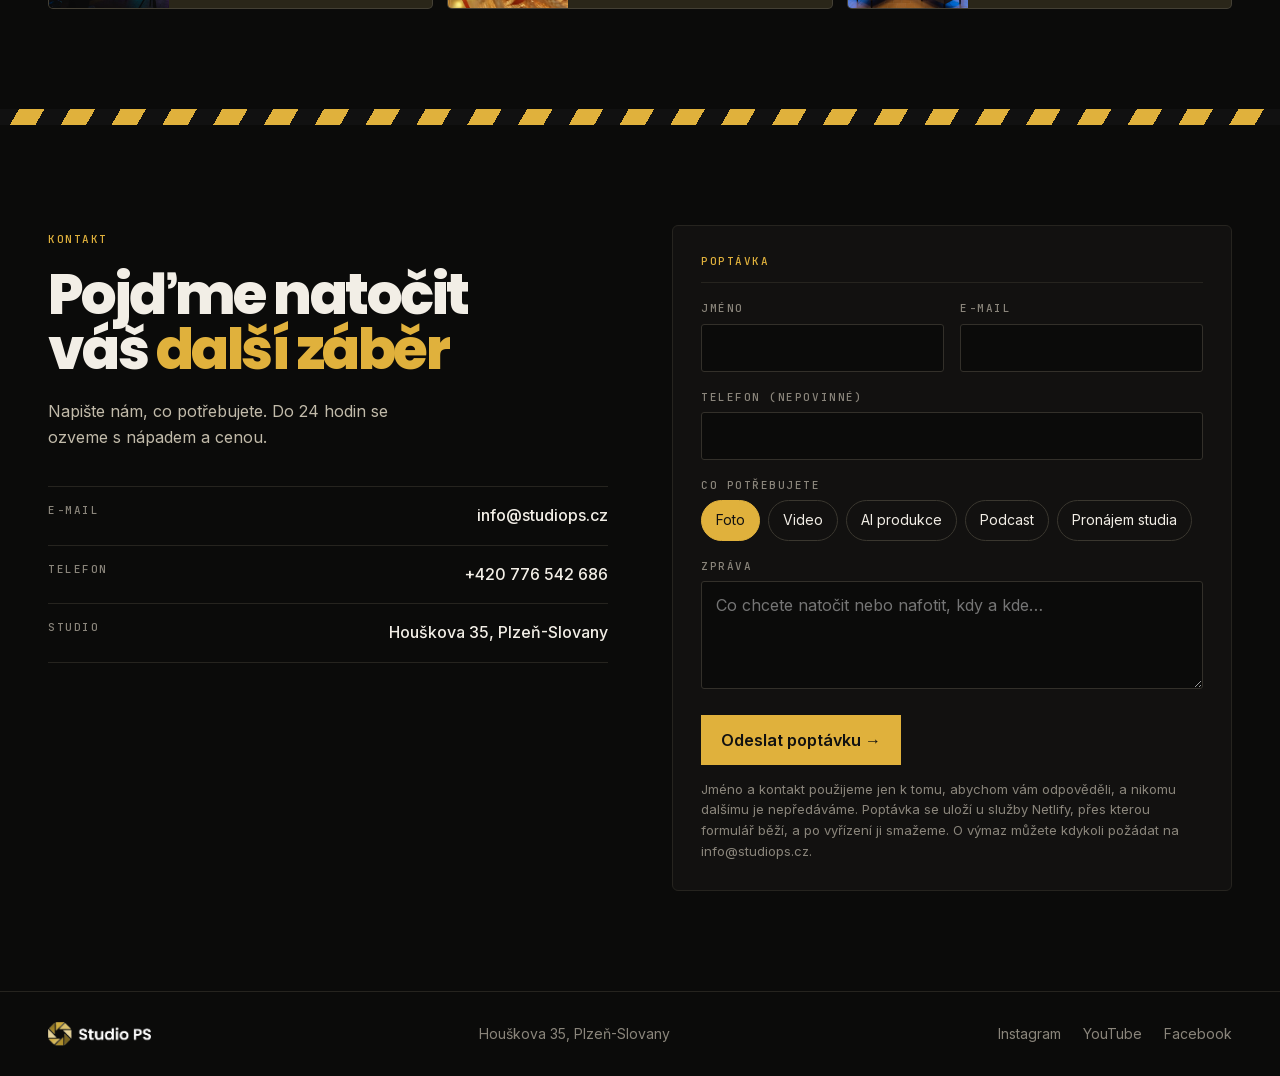
<file: portrety.html>
<!doctype html>
<html lang="cs"><head><meta charset="utf-8"><meta name="viewport" content="width=device-width,initial-scale=1">
<title>Studio PS – Fotoateliér a fotograf v Plzni</title><link rel="icon" href="/favicon.ico" sizes="48x48"><link rel="icon" type="image/png" sizes="32x32" href="/img/ikona-32.png"><link rel="icon" type="image/png" sizes="192x192" href="/img/ikona-192.png"><link rel="apple-touch-icon" href="/img/apple-touch-icon.png">
<meta name="description" content="Fotoateliér v Plzni na Slovanech. Portréty, firemní a rodinné focení i produktové fotky pro e-shop. Studiové světlo, které ladí s vaší značkou.">

<link rel="stylesheet" href="/fonts/fonts.css">
<link rel="stylesheet" href="sub.css">
<meta property="og:type" content="website"><meta property="og:locale" content="cs_CZ"><meta property="og:site_name" content="Studio PS"><meta property="og:title" content="Studio PS – Fotoateliér a fotograf v Plzni"><meta property="og:description" content="Fotoateliér v Plzni na Slovanech. Portréty, firemní a rodinné focení i produktové fotky pro e-shop. Studiové světlo, které ladí s vaší značkou."><meta property="og:url" content="https://studiops.cz/portrety.html"><meta property="og:image" content="https://studiops.cz/img/og/portrety.jpg"><meta property="og:image:width" content="1200"><meta property="og:image:height" content="630"><meta name="twitter:card" content="summary_large_image"><script type="application/ld+json">{"@context": "https://schema.org", "@type": "Service", "name": "Fotoateliér a fotograf v Plzni", "description": "Fotoateliér v Plzni na Slovanech. Portréty, firemní a rodinné focení i produktové fotky pro e-shop. Studiové světlo, které ladí s vaší značkou.", "url": "https://studiops.cz/portrety.html", "areaServed": "Plzeň a Plzeňský kraj", "provider": {"@id": "https://studiops.cz/#studio"}}</script>
</head><body>
<header class="top"><a href="/" aria-label="Studio PS – úvod"><img src="img/logo-bila.png" alt="Studio PS" width="860" height="201"></a><nav><a class="cur" href="/#sluzby">Služby</a><a href="/#portfolio">Portfolio</a><a href="/#studio">Studio</a><a href="/#stab">O nás</a><a class="cta" href="#kontakt">Napište nám</a></nav>
<button class="burger" aria-label="Otevřít menu" aria-expanded="false" aria-controls="mnav"><svg width="26" height="26" viewBox="0 0 26 26" fill="none" stroke="currentColor" stroke-width="2"><path d="M3 8h20M3 18h20"/></svg></button></header>
<nav class="mnav" id="mnav" hidden><a href="/">Úvod</a><a href="/#sluzby">Služby</a><a href="/#portfolio">Portfolio</a><a href="/#studio">Studio</a><a href="/#stab">O nás</a><a class="btn" href="#kontakt">Napište nám</a><span class="mono">info@studiops.cz · +420 776 542 686</span></nav>

<section class="sh">
  <div>
    <div class="crumb mono"><a href="/#sluzby">← Služby</a><span>/</span><b>Foto</b></div>
    <h1>Portréty a <em>produkty</em></h1>
    <p class="lead">Fotíme lidi, týmy i produkty pro e-shop, web, kampaně a tisk. Ve vlastním fotoateliéru v Plzni na Slovanech, nebo přijedeme za vámi.</p>
    <div class="btns"><a class="btn" href="#kontakt">Poptat focení →</a><a class="btn2" href="#ukazky">Ukázky</a></div>
    <div class="specs"><div><span class="mono">Kde</span><b>fotoateliér Houškova 35, Plzeň, nebo u vás</b></div><div><span class="mono">Technika</span><b>Nikon &amp; Sony, studiové světlo</b></div><div><span class="mono">Výstup</span><b>upravené fotky v plném rozlišení</b></div></div>
  </div>
  <div class="frame" style="--p:center 30%;--pm:center 30%"><img src="img/sluzby/foto/01.webp" alt="Portréty a produktové foto" fetchpriority="high"><div class="vf"><i class="a"></i><i class="b"></i><i class="c"></i><i class="d"></i></div></div>
</section>

<section class="sec" style="padding-top:0">
  <div class="sec-h"><div><span class="mono k">Foto</span><h2>Co <em>fotíme</em></h2></div></div>
  <div class="scenes">
    <article class="scene"><h3>Firemní portréty</h3><p>Fotky na web, LinkedIn i do výroční zprávy. Jeden styl pro celý tým, i když každý přijde jindy.</p></article>
    <article class="scene"><h3>Osobní a rodinné portréty</h3><p>Portrét pro radost nebo jako dárek. Celé focení vás vedeme, pózovat umět nemusíte.</p></article>
    <article class="scene"><h3>Produkty</h3><p>Nasvítíme materiál i detail. Packshoty na čistém pozadí pro e-shop i atmosférické záběry do kampaně.</p></article>
  </div>
</section>

<section class="sec" id="ukazky" style="padding-top:0">
  <div class="sec-h"><div><span class="mono k">Ukázky</span><h2>Z <em>ateliéru</em></h2></div><p>Výběr z portrétů a produktů.</p></div>
  <div class="fotky tri">
    <figure class="t"><img src="img/sluzby/foto/01.webp" alt="Portrét ženy" loading="lazy" style="--p:center 25%"></figure>
    <figure class="t"><img src="img/sluzby/foto/03.webp" alt="Rodinný portrét" loading="lazy" style="--p:center 20%"></figure>
    <figure class="t"><img src="img/sluzby/foto/04.webp" alt="Produktová fotka bot" loading="lazy" style="--p:center 55%"></figure>
    <figure class="t"><img src="img/sluzby/foto/05.webp" alt="Portrét ženy v bílém" loading="lazy" style="--p:center 20%"></figure>
    <figure class="t"><img src="img/sluzby/foto/08.webp" alt="Portrét ženy v bundě" loading="lazy" style="--p:center 20%"></figure>
    <figure class="t"><img src="img/sluzby/foto/10.webp" alt="Dětský portrét" loading="lazy" style="--p:center 30%"></figure>
  </div>
</section>
<section class="sec" id="postup" style="padding-top:0">
  <div class="sec-h"><div><span class="mono k">Postup</span><h2>Jak to <em>probíhá</em></h2></div><p>Od prvního kontaktu po hotový výstup. Víte, co bude následovat.</p></div>
  <div class="steps">
    <div class="step"><span class="mono">Krok 1</span><h3>Domluva</h3><p>Napíšete nebo zavoláte, co potřebujete. Doporučíme styl, pozadí a rozsah.</p></div>
    <div class="step"><span class="mono">Krok 2</span><h3>Příprava</h3><p>Domluvíme termín v ateliéru nebo u vás. Pošleme tipy, co si vzít na sebe a co přichystat.</p></div>
    <div class="step"><span class="mono">Krok 3</span><h3>Focení</h3><p>Celé focení vedeme. U produktů hlídáme, aby každý kus vypadal stejně.</p></div>
    <div class="step"><span class="mono">Krok 4</span><h3>Výběr a úpravy</h3><p>Pošleme náhledy, vy vyberete a my fotky upravíme a předáme.</p></div>
  </div>
</section>

<section class="sec" style="padding-top:0">
  <div class="get">
    <div><span class="mono k">Výstup</span><h2>Co <em>dostanete</em></h2><p>Vybrané a upravené fotky v plném rozlišení pro tisk a k tomu verze připravené na web a sítě.</p></div>
    <div class="specs"><div><span class="mono">Fotky</span><b>upravené, v plném rozlišení</b></div><div><span class="mono">Verze na web</span><b>zmenšené pro web a sítě</b></div><div><span class="mono">Místo</span><b>ateliér na Slovanech, nebo u vás</b></div><div><span class="mono">Cena</span><b>podle rozsahu, nabídku pošleme</b></div></div>
  </div>
</section>

<section class="sec" style="padding-top:0">
  <div class="sec-h"><div><span class="mono k">Další služby</span><h2>Co ještě <em>umíme</em></h2></div><a class="more" href="/#studio">Pronájem studia →</a></div>
  <div class="others">
    <a class="oth" href="video.html"><div class="th" style="background-image:url(img/svc-video.webp);background-position:center"></div><div class="in"><b>Komerční video</b><span>Promo, aftermovie, reklama. Scénář, natáčení, střih i barvy.</span></div></a>
    <a class="oth" href="ai.html"><div class="th" style="background-image:url(img/sluzby/ai/01.webp);background-position:center 45%"></div><div class="in"><b>AI produkce</b><span>Generované obrazy a videa pro koncepty, vizualizace a kampaně.</span></div></a>
    <a class="oth" href="podcasty.html"><div class="th" style="background-image:url(img/studio.webp);background-position:center"></div><div class="in"><b>Podcasty</b><span>Vlastní podcastová scéna, dvě kamery a studiový zvuk.</span></div></a>
  </div>
</section>

<div class="stripe"></div>
<section class="end" id="kontakt">
  <div class="end-l">
    <span class="mono k">Kontakt</span>
    <h2>Pojďme natočit váš <em>další záběr</em></h2>
    <p>Napište nám, co potřebujete. Do 24 hodin se ozveme s nápadem a cenou.</p>
    <div class="cinfo">
      <a href="mailto:info@studiops.cz"><span class="mono">E-mail</span><b>info@studiops.cz</b></a>
      <a href="tel:+420776542686"><span class="mono">Telefon</span><b>+420 776 542 686</b></a>
      <div><span class="mono">Studio</span><b>Houškova 35, Plzeň-Slovany</b></div>
    </div>
  </div>
  <form class="form" name="kontakt" method="POST" data-netlify="true" netlify-honeypot="bot-field" action="https://studiops-nahled.netlify.app/dekujeme">
    <input type="hidden" name="form-name" value="kontakt"><p hidden><label>Nevyplňovat <input name="bot-field"></label></p>
    <div class="f-top mono"><span>Poptávka</span></div>
    <div class="row2">
      <label><span class="mono">Jméno</span><input name="jmeno" required autocomplete="name"></label>
      <label><span class="mono">E-mail</span><input type="email" name="email" required autocomplete="email"></label>
    </div>
    <label><span class="mono">Telefon (nepovinné)</span><input type="tel" name="telefon" autocomplete="tel"></label>
    <fieldset><legend class="mono">Co potřebujete</legend>
      <div class="chips"><label><input type="checkbox" name="sluzba" value="Foto" checked><span>Foto</span></label><label><input type="checkbox" name="sluzba" value="Video"><span>Video</span></label><label><input type="checkbox" name="sluzba" value="AI produkce"><span>AI produkce</span></label><label><input type="checkbox" name="sluzba" value="Podcast"><span>Podcast</span></label><label><input type="checkbox" name="sluzba" value="Pronájem studia"><span>Pronájem studia</span></label></div>
    </fieldset>
    <label><span class="mono">Zpráva</span><textarea name="zprava" rows="4" required placeholder="Co chcete natočit nebo nafotit, kdy a kde…"></textarea></label>
    <button class="btn" type="submit">Odeslat poptávku →</button>
    <p class="gdpr">Jméno a kontakt použijeme jen k tomu, abychom vám odpověděli, a nikomu dalšímu je nepředáváme. Poptávka se uloží u služby Netlify, přes kterou formulář běží, a po vyřízení ji smažeme. O výmaz můžete kdykoli požádat na <a href="mailto:info@studiops.cz">info@studiops.cz</a>.</p>
  </form>
</section>
<footer>
  <a href="/"><img src="img/logo-bila.png" alt="Studio PS"></a>
  <span>Houškova 35, Plzeň-Slovany</span>
  <nav><a href="https://www.instagram.com/studio__ps_/">Instagram</a><a href="https://www.youtube.com/@StudioPS-hr6ec">YouTube</a><a href="https://www.facebook.com/profile.php?id=61553299647324">Facebook</a></nav>
</footer>
<script>
(function(){const b=document.querySelector('.burger'),n=document.getElementById('mnav');if(!b)return;
 const set=o=>{n.hidden=!o;b.setAttribute('aria-expanded',o);b.setAttribute('aria-label',o?'Zavřít menu':'Otevřít menu');document.body.classList.toggle('menu',o);document.body.style.overflow=o?'hidden':'';
  b.innerHTML=o?'<svg width="26" height="26" viewBox="0 0 26 26" fill="none" stroke="currentColor" stroke-width="2"><path d="M5 5l16 16M21 5L5 21"/></svg>':'<svg width="26" height="26" viewBox="0 0 26 26" fill="none" stroke="currentColor" stroke-width="2"><path d="M3 8h20M3 18h20"/></svg>'};
 b.addEventListener('click',()=>set(n.hidden));n.querySelectorAll('a').forEach(a=>a.addEventListener('click',()=>set(false)))})();
</script>
<script>document.querySelectorAll('form[name=kontakt]').forEach(f=>f.addEventListener('submit',e=>{e.preventDefault();const b=f.querySelector('[type=submit]');if(b){b.disabled=true;b.textContent='Odesílám…'}
fetch(f.action,{method:'POST',mode:'no-cors',body:new URLSearchParams(new FormData(f))}).then(()=>location.href='/dekujeme').catch(()=>f.submit())}))</script>
</body></html>
</file>
<file: fonts/fonts.css>
/* Písma uložená přímo na webu (Poppins, Inter, JetBrains Mono – licence OFL), žádné spojení s Googlem */
/* latin-ext */
@font-face {
  font-family: 'Inter';
  font-style: normal;
  font-weight: 400;
  font-display: swap;
  src: url(/fonts/Inter-400-latin-ext.woff2) format('woff2');
  unicode-range: U+0100-02BA, U+02BD-02C5, U+02C7-02CC, U+02CE-02D7, U+02DD-02FF, U+0304, U+0308, U+0329, U+1D00-1DBF, U+1E00-1E9F, U+1EF2-1EFF, U+2020, U+20A0-20AB, U+20AD-20C4, U+2113, U+2C60-2C7F, U+A720-A7FF;
}
/* latin */
@font-face {
  font-family: 'Inter';
  font-style: normal;
  font-weight: 400;
  font-display: swap;
  src: url(/fonts/Inter-400-latin.woff2) format('woff2');
  unicode-range: U+0000-00FF, U+0131, U+0152-0153, U+02BB-02BC, U+02C6, U+02DA, U+02DC, U+0304, U+0308, U+0329, U+2000-206F, U+20AC, U+2122, U+2191, U+2193, U+2212, U+2215, U+FEFF, U+FFFD;
}
/* latin-ext */
@font-face {
  font-family: 'Inter';
  font-style: normal;
  font-weight: 500;
  font-display: swap;
  src: url(/fonts/Inter-400-latin-ext.woff2) format('woff2');
  unicode-range: U+0100-02BA, U+02BD-02C5, U+02C7-02CC, U+02CE-02D7, U+02DD-02FF, U+0304, U+0308, U+0329, U+1D00-1DBF, U+1E00-1E9F, U+1EF2-1EFF, U+2020, U+20A0-20AB, U+20AD-20C4, U+2113, U+2C60-2C7F, U+A720-A7FF;
}
/* latin */
@font-face {
  font-family: 'Inter';
  font-style: normal;
  font-weight: 500;
  font-display: swap;
  src: url(/fonts/Inter-400-latin.woff2) format('woff2');
  unicode-range: U+0000-00FF, U+0131, U+0152-0153, U+02BB-02BC, U+02C6, U+02DA, U+02DC, U+0304, U+0308, U+0329, U+2000-206F, U+20AC, U+2122, U+2191, U+2193, U+2212, U+2215, U+FEFF, U+FFFD;
}
/* latin-ext */
@font-face {
  font-family: 'Inter';
  font-style: normal;
  font-weight: 600;
  font-display: swap;
  src: url(/fonts/Inter-400-latin-ext.woff2) format('woff2');
  unicode-range: U+0100-02BA, U+02BD-02C5, U+02C7-02CC, U+02CE-02D7, U+02DD-02FF, U+0304, U+0308, U+0329, U+1D00-1DBF, U+1E00-1E9F, U+1EF2-1EFF, U+2020, U+20A0-20AB, U+20AD-20C4, U+2113, U+2C60-2C7F, U+A720-A7FF;
}
/* latin */
@font-face {
  font-family: 'Inter';
  font-style: normal;
  font-weight: 600;
  font-display: swap;
  src: url(/fonts/Inter-400-latin.woff2) format('woff2');
  unicode-range: U+0000-00FF, U+0131, U+0152-0153, U+02BB-02BC, U+02C6, U+02DA, U+02DC, U+0304, U+0308, U+0329, U+2000-206F, U+20AC, U+2122, U+2191, U+2193, U+2212, U+2215, U+FEFF, U+FFFD;
}
/* latin-ext */
@font-face {
  font-family: 'JetBrains Mono';
  font-style: normal;
  font-weight: 400;
  font-display: swap;
  src: url(/fonts/JetBrainsMono-400-latin-ext.woff2) format('woff2');
  unicode-range: U+0100-02BA, U+02BD-02C5, U+02C7-02CC, U+02CE-02D7, U+02DD-02FF, U+0304, U+0308, U+0329, U+1D00-1DBF, U+1E00-1E9F, U+1EF2-1EFF, U+2020, U+20A0-20AB, U+20AD-20C4, U+2113, U+2C60-2C7F, U+A720-A7FF;
}
/* latin */
@font-face {
  font-family: 'JetBrains Mono';
  font-style: normal;
  font-weight: 400;
  font-display: swap;
  src: url(/fonts/JetBrainsMono-400-latin.woff2) format('woff2');
  unicode-range: U+0000-00FF, U+0131, U+0152-0153, U+02BB-02BC, U+02C6, U+02DA, U+02DC, U+0304, U+0308, U+0329, U+2000-206F, U+20AC, U+2122, U+2191, U+2193, U+2212, U+2215, U+FEFF, U+FFFD;
}
/* latin-ext */
@font-face {
  font-family: 'JetBrains Mono';
  font-style: normal;
  font-weight: 500;
  font-display: swap;
  src: url(/fonts/JetBrainsMono-400-latin-ext.woff2) format('woff2');
  unicode-range: U+0100-02BA, U+02BD-02C5, U+02C7-02CC, U+02CE-02D7, U+02DD-02FF, U+0304, U+0308, U+0329, U+1D00-1DBF, U+1E00-1E9F, U+1EF2-1EFF, U+2020, U+20A0-20AB, U+20AD-20C4, U+2113, U+2C60-2C7F, U+A720-A7FF;
}
/* latin */
@font-face {
  font-family: 'JetBrains Mono';
  font-style: normal;
  font-weight: 500;
  font-display: swap;
  src: url(/fonts/JetBrainsMono-400-latin.woff2) format('woff2');
  unicode-range: U+0000-00FF, U+0131, U+0152-0153, U+02BB-02BC, U+02C6, U+02DA, U+02DC, U+0304, U+0308, U+0329, U+2000-206F, U+20AC, U+2122, U+2191, U+2193, U+2212, U+2215, U+FEFF, U+FFFD;
}
/* latin-ext */
@font-face {
  font-family: 'Poppins';
  font-style: normal;
  font-weight: 500;
  font-display: swap;
  src: url(/fonts/Poppins-500-latin-ext.woff2) format('woff2');
  unicode-range: U+0100-02BA, U+02BD-02C5, U+02C7-02CC, U+02CE-02D7, U+02DD-02FF, U+0304, U+0308, U+0329, U+1D00-1DBF, U+1E00-1E9F, U+1EF2-1EFF, U+2020, U+20A0-20AB, U+20AD-20C4, U+2113, U+2C60-2C7F, U+A720-A7FF;
}
/* latin */
@font-face {
  font-family: 'Poppins';
  font-style: normal;
  font-weight: 500;
  font-display: swap;
  src: url(/fonts/Poppins-500-latin.woff2) format('woff2');
  unicode-range: U+0000-00FF, U+0131, U+0152-0153, U+02BB-02BC, U+02C6, U+02DA, U+02DC, U+0304, U+0308, U+0329, U+2000-206F, U+20AC, U+2122, U+2191, U+2193, U+2212, U+2215, U+FEFF, U+FFFD;
}
/* latin-ext */
@font-face {
  font-family: 'Poppins';
  font-style: normal;
  font-weight: 600;
  font-display: swap;
  src: url(/fonts/Poppins-600-latin-ext.woff2) format('woff2');
  unicode-range: U+0100-02BA, U+02BD-02C5, U+02C7-02CC, U+02CE-02D7, U+02DD-02FF, U+0304, U+0308, U+0329, U+1D00-1DBF, U+1E00-1E9F, U+1EF2-1EFF, U+2020, U+20A0-20AB, U+20AD-20C4, U+2113, U+2C60-2C7F, U+A720-A7FF;
}
/* latin */
@font-face {
  font-family: 'Poppins';
  font-style: normal;
  font-weight: 600;
  font-display: swap;
  src: url(/fonts/Poppins-600-latin.woff2) format('woff2');
  unicode-range: U+0000-00FF, U+0131, U+0152-0153, U+02BB-02BC, U+02C6, U+02DA, U+02DC, U+0304, U+0308, U+0329, U+2000-206F, U+20AC, U+2122, U+2191, U+2193, U+2212, U+2215, U+FEFF, U+FFFD;
}
/* latin-ext */
@font-face {
  font-family: 'Poppins';
  font-style: normal;
  font-weight: 700;
  font-display: swap;
  src: url(/fonts/Poppins-700-latin-ext.woff2) format('woff2');
  unicode-range: U+0100-02BA, U+02BD-02C5, U+02C7-02CC, U+02CE-02D7, U+02DD-02FF, U+0304, U+0308, U+0329, U+1D00-1DBF, U+1E00-1E9F, U+1EF2-1EFF, U+2020, U+20A0-20AB, U+20AD-20C4, U+2113, U+2C60-2C7F, U+A720-A7FF;
}
/* latin */
@font-face {
  font-family: 'Poppins';
  font-style: normal;
  font-weight: 700;
  font-display: swap;
  src: url(/fonts/Poppins-700-latin.woff2) format('woff2');
  unicode-range: U+0000-00FF, U+0131, U+0152-0153, U+02BB-02BC, U+02C6, U+02DA, U+02DC, U+0304, U+0308, U+0329, U+2000-206F, U+20AC, U+2122, U+2191, U+2193, U+2212, U+2215, U+FEFF, U+FFFD;
}
/* latin-ext */
@font-face {
  font-family: 'Poppins';
  font-style: normal;
  font-weight: 800;
  font-display: swap;
  src: url(/fonts/Poppins-800-latin-ext.woff2) format('woff2');
  unicode-range: U+0100-02BA, U+02BD-02C5, U+02C7-02CC, U+02CE-02D7, U+02DD-02FF, U+0304, U+0308, U+0329, U+1D00-1DBF, U+1E00-1E9F, U+1EF2-1EFF, U+2020, U+20A0-20AB, U+20AD-20C4, U+2113, U+2C60-2C7F, U+A720-A7FF;
}
/* latin */
@font-face {
  font-family: 'Poppins';
  font-style: normal;
  font-weight: 800;
  font-display: swap;
  src: url(/fonts/Poppins-800-latin.woff2) format('woff2');
  unicode-range: U+0000-00FF, U+0131, U+0152-0153, U+02BB-02BC, U+02C6, U+02DA, U+02DC, U+0304, U+0308, U+0329, U+2000-206F, U+20AC, U+2122, U+2191, U+2193, U+2212, U+2215, U+FEFF, U+FFFD;
}
</file>
<file: sub.css>
/* Studio PS – podstránky služeb (vzhled K2) */
:root{--bg:#0b0b0a;--bg2:#121110;--line:#26241f;--t:#f2eee6;--m:#8a857b;--s:#c2bbaa;--g:#e0b13c;--pad:48px}
*{box-sizing:border-box;margin:0;padding:0}
html{scroll-behavior:smooth}
html,body{overflow-x:clip}
body{background:var(--bg);color:var(--t);font:400 16px/1.6 Inter,sans-serif;-webkit-font-smoothing:antialiased}
a{color:inherit;text-decoration:none}
img{display:block;max-width:100%}
.mono{font:500 11px/1.3 "JetBrains Mono",monospace;letter-spacing:.14em;text-transform:uppercase}
h1 em,h2 em{font-style:normal;color:var(--g)}
.btn{display:inline-flex;align-items:center;gap:10px;background:var(--g);color:#111;padding:15px 20px;font-weight:600;white-space:nowrap}
.btn2{display:inline-flex;align-items:center;border:1.5px solid rgba(242,238,230,.6);padding:14px 18px;font-weight:600;white-space:nowrap;transition:border-color .2s,color .2s}
.btn2:hover{border-color:var(--g);color:var(--g)}
.btns{display:flex;gap:12px;flex-wrap:wrap}
.stripe{height:16px;background:repeating-linear-gradient(-60deg,#111 0 22px,var(--g) 22px 44px)}
.sec{padding:100px var(--pad)}
.sec-h{display:flex;justify-content:space-between;align-items:flex-end;gap:30px;margin-bottom:40px}
.sec-h .k{color:var(--g);margin-bottom:14px;display:block}
.sec-h h2{font:700 clamp(32px,3.6vw,54px)/1.04 Poppins;letter-spacing:-.035em}
.sec-h p{color:var(--m);max-width:40ch}

/* hlavička */
.top{position:sticky;top:0;z-index:6;display:flex;justify-content:space-between;align-items:center;padding:24px var(--pad);border-bottom:1px solid var(--line);background:var(--bg)}
.top img{height:28px;width:auto}
.top nav{display:flex;gap:34px;font-size:14px;font-weight:500;align-items:center}
.top nav a:hover{color:var(--g)}
.top nav .cta{border:1.5px solid var(--g);color:var(--g);padding:9px 16px}
.top nav .cur{color:var(--g)}
.burger{display:none;background:none;border:0;color:var(--t);width:44px;height:44px;cursor:pointer}
.mnav{position:fixed;inset:0;z-index:5;background:#0b0b0a;display:flex;flex-direction:column;justify-content:center;gap:6px;padding:90px 24px 40px}
.mnav[hidden]{display:none}
.mnav a{font:700 38px/1.2 Poppins;letter-spacing:-.03em}
.mnav .btn{font:600 17px Inter;align-self:flex-start;margin-top:22px}
.mnav .mono{color:var(--m);margin-top:26px}
body.menu .top{position:fixed;inset:0 0 auto}

/* úvod podstránky */
.sh{display:grid;grid-template-columns:minmax(0,1.1fr) minmax(0,.9fr);gap:64px;align-items:center;padding:64px var(--pad) 96px}
.crumb{display:flex;gap:10px;align-items:center;color:var(--m);margin-bottom:26px}
.crumb a:hover{color:var(--g)}
.crumb b{font-weight:500;color:var(--g)}
.sh h1{font:800 clamp(46px,5.6vw,96px)/.95 Poppins;letter-spacing:-.045em;margin-bottom:26px}
.sh .lead{font-size:19px;line-height:1.55;color:#d4cec2;max-width:46ch;margin-bottom:32px}
.sh .specs{margin-top:44px}
.frame{position:relative;aspect-ratio:4/5;border-radius:4px;overflow:hidden;background:#000}
.frame img{width:100%;height:100%;object-fit:cover;object-position:var(--p,center)}
.frame::after{content:"";position:absolute;inset:0;background:linear-gradient(0deg,rgba(11,11,10,.55),transparent 30%,transparent 75%,rgba(11,11,10,.4))}
.frame .vf{position:absolute;z-index:2;inset:18px;pointer-events:none}
.vf i{position:absolute;width:34px;height:34px;border:0 solid rgba(242,238,230,.8)}
.vf .a{top:0;left:0;border-top-width:2px;border-left-width:2px}.vf .b{top:0;right:0;border-top-width:2px;border-right-width:2px}
.vf .c{bottom:0;left:0;border-bottom-width:2px;border-left-width:2px}.vf .d{bottom:0;right:0;border-bottom-width:2px;border-right-width:2px}
.hud{position:absolute;z-index:3;color:var(--t);background:rgba(10,9,8,.55);padding:6px 9px;border-radius:2px}
.frame .hl{top:32px;left:32px;display:flex;align-items:center;gap:8px}
.frame .hl::before{content:"";width:9px;height:9px;border-radius:50%;background:#e5483b;animation:blink 1.2s steps(2) infinite}
@keyframes blink{50%{opacity:0}}
.frame .hr{bottom:32px;right:32px}

/* parametry */
.specs{border-top:1px solid var(--line)}
.specs div{display:flex;justify-content:space-between;gap:18px;padding:13px 0;border-bottom:1px solid var(--line)}
.specs .mono{color:var(--m);padding-top:3px;flex:none}
.specs b{font-weight:500;text-align:right}

/* co děláme = scény */
.scenes{display:grid;grid-auto-flow:column;grid-auto-columns:1fr;gap:14px}
.scene{background:var(--bg2);border:1px solid var(--line);border-radius:6px;padding:24px 22px 26px;position:relative;overflow:hidden}
.scene::before{content:"";position:absolute;left:0;right:0;top:0;height:3px;background:var(--g);transform:scaleX(.18);transform-origin:left;transition:transform .4s}
.scene:hover::before{transform:scaleX(1)}
.scene .mono{color:var(--g)}
.scene h3{font:700 21px/1.15 Poppins;letter-spacing:-.02em;margin:8px 0 10px}
.scene p{color:var(--s);font-size:15px}

/* ukázky */
.fotky{display:grid;grid-template-columns:repeat(4,1fr);grid-auto-rows:clamp(150px,15vw,240px);grid-auto-flow:dense;gap:10px}
.fotky figure{overflow:hidden;border-radius:4px;background:#151412}
.smycka video{display:block;width:100%;aspect-ratio:16/9;object-fit:cover;border-radius:6px;background:#151412}
.fotky .t{grid-row:span 2}.fotky .w{grid-column:span 2;grid-row:span 2}.fotky .h{grid-column:span 2}
.fotky .b{grid-column:1/-1;grid-row:span 2}
.fotky.tri{grid-template-columns:repeat(3,1fr)}
@media (max-width:760px){.fotky.tri{grid-template-columns:repeat(2,1fr)}}
.fotky img,.fotky video{width:100%;height:100%;object-fit:cover;object-position:var(--p,center 30%);transition:transform .6s;display:block}
.fotky figure:hover img{transform:scale(1.04)}
.vids{display:grid;grid-template-columns:repeat(3,1fr);gap:18px}
.vids .big{grid-column:span 2;grid-row:span 2}
.vids4{display:grid;grid-template-columns:repeat(4,1fr);gap:18px;margin-top:18px}  /* krátké spoty */
.media{position:relative;display:flex;flex-direction:column;overflow:hidden;border-radius:6px;border:1px solid var(--line);background:#000}
.media img{width:100%;aspect-ratio:16/9;object-fit:cover;opacity:.9;transition:transform .6s,opacity .3s}
.vids .big img{flex:1;height:0;min-height:0;aspect-ratio:auto}
.media:hover img{transform:scale(1.03);opacity:1}
.media .meta{display:flex;justify-content:space-between;align-items:center;gap:12px;padding:12px 14px;background:var(--bg2);border-top:1px solid var(--line)}
.media .meta b{font:600 15px/1.25 Poppins}
.media .meta span{color:var(--m)}
.media .pl{position:absolute;left:18px;bottom:66px;width:56px;height:56px;border-radius:50%;background:var(--g);color:#111;display:grid;place-items:center;font-size:18px;box-shadow:0 0 0 10px rgba(224,177,60,.18)}
.media img.zoom{transform:scale(1.13)}
.media:hover img.zoom{transform:scale(1.16)}
.more{display:inline-flex;gap:8px;color:var(--g);font-weight:600;white-space:nowrap}

/* postup = časová osa */
.steps{display:grid;grid-template-columns:repeat(4,1fr);position:relative;border-top:1px solid var(--line);background:repeating-linear-gradient(90deg,#3a372f 0 1px,transparent 1px 14px) top/100% 8px no-repeat}
.step{padding:34px 26px 0 0;position:relative}
.step::before{content:"";position:absolute;top:-6px;left:0;width:11px;height:11px;border-radius:50%;background:var(--g);box-shadow:0 0 0 5px rgba(224,177,60,.18)}
.step .mono{color:var(--g)}
.step h3{font:700 22px/1.15 Poppins;letter-spacing:-.02em;margin:12px 0 10px}
.step p{color:var(--s);font-size:15px;max-width:30ch}

/* co dostanete */
.get{display:grid;grid-template-columns:minmax(0,1fr) minmax(0,1fr);gap:64px;align-items:start}
.get h2{font:700 clamp(32px,3.6vw,54px)/1.04 Poppins;letter-spacing:-.035em;margin:14px 0 18px}
.get .k{color:var(--g)}
.get p{color:var(--s);max-width:42ch}
.note{margin-top:22px;padding:16px 18px;border-left:3px solid var(--g);background:var(--bg2);color:var(--s);font-size:15px}

/* další služby */
.others{display:grid;grid-template-columns:repeat(3,1fr);gap:14px}
.oth{display:flex;border:1.5px solid rgba(255,255,255,.12);border-radius:5px;overflow:hidden;background:#2a2619;transition:border-color .2s,transform .2s}
.oth:hover{border-color:var(--g);transform:translateY(-3px)}
.oth .th{width:120px;flex:none;background-size:cover;background-position:center}
.oth .in{padding:16px 18px;flex:1;min-width:0}
.oth small{font:500 10px "JetBrains Mono";color:var(--g);letter-spacing:.1em}
.oth b{display:block;font:600 18px/1.15 Poppins;margin:4px 0 4px}
.oth span{font-size:14px;color:var(--s);display:block}

/* kontakt */
.end{padding:100px var(--pad);display:grid;grid-template-columns:1fr 1fr;gap:64px;align-items:start}
.end h2{font:800 clamp(38px,4.4vw,72px)/.98 Poppins;letter-spacing:-.045em;margin:16px 0 22px;max-width:13ch}
.end .k{color:var(--g)}
.end-l>p{color:var(--s);max-width:40ch;margin-bottom:36px}
.cinfo{border-top:1px solid var(--line)}
.cinfo>*{display:flex;justify-content:space-between;gap:16px;padding:16px 0;border-bottom:1px solid var(--line)}
.cinfo .mono{color:var(--m)}.cinfo b{font-weight:500}
.cinfo a:hover b{color:var(--g)}
.form{background:var(--bg2);border:1px solid var(--line);border-radius:6px;padding:28px;display:grid;gap:18px}
.f-top{display:flex;justify-content:space-between;color:var(--m);padding-bottom:14px;border-bottom:1px solid var(--line)}
.f-top span:first-child{color:var(--g)}
.row2{display:grid;grid-template-columns:1fr 1fr;gap:16px}
.form label>.mono,.form legend{display:block;color:var(--m);margin-bottom:8px}
.form input:not([type=checkbox]),.form textarea{width:100%;background:#0b0b0a;border:1px solid #33302a;border-radius:3px;color:var(--t);font:400 16px Inter;padding:13px 14px;outline:none;resize:vertical}
.form input:focus,.form textarea:focus{border-color:var(--g)}
.form fieldset{border:0}
.chips{display:flex;flex-wrap:wrap;gap:8px}
.chips input{position:absolute;opacity:0;pointer-events:none}
.chips span{display:inline-block;border:1px solid #3a372f;border-radius:999px;padding:8px 14px;font-size:14px;cursor:pointer;transition:.15s}
.chips input:checked+span{background:var(--g);border-color:var(--g);color:#111}
.chips input:focus-visible+span{outline:2px solid var(--g);outline-offset:2px}
.form .btn{justify-self:start;border:0;cursor:pointer;font:600 16px Inter}
footer{border-top:1px solid var(--line);padding:30px var(--pad);display:flex;justify-content:space-between;align-items:center;gap:20px;flex-wrap:wrap;color:var(--m);font-size:14px}
footer img{height:24px;width:auto}
footer nav{display:flex;gap:22px}
footer a:hover{color:var(--g)}

@media (max-width:1000px){
  :root{--pad:28px}
  .sh{grid-template-columns:1fr;gap:40px;padding-top:44px}
  .frame{aspect-ratio:4/3;--p:var(--pm,center)}
  .scenes{grid-template-columns:1fr 1fr;grid-auto-flow:row}
  .steps{grid-template-columns:1fr 1fr;row-gap:40px}
  .get{grid-template-columns:1fr;gap:28px}
  .others{grid-template-columns:1fr}
  .end{grid-template-columns:1fr}
  .vids{grid-template-columns:1fr 1fr}.vids4{grid-template-columns:1fr 1fr}.vids>.media:last-child:nth-child(even){grid-column:span 2}  /* lichý zbytek přes celou šířku */
}
@media (max-width:760px){
  :root{--pad:16px}
  .top{padding:16px}.top img{height:24px}
  .top nav{display:none}.burger{display:block}
  .sh{padding:32px 16px 64px}
  .sh h1{font-size:44px}
  .sh .lead{font-size:17px}
  .sh{display:flex;flex-direction:column;align-items:stretch;gap:0}
  .sh>div:first-child{display:contents}
  .frame{aspect-ratio:1/1;order:2;margin-top:32px}
  .sh .specs{order:3;margin-top:28px}
  .frame .vf{inset:12px}.frame .hl{top:22px;left:22px}.frame .hr{bottom:22px;right:22px}
  .sec{padding:64px 16px}
  .sec-h{flex-direction:column;align-items:flex-start;gap:12px}
  .scenes{grid-template-columns:1fr;grid-auto-flow:row}
  .steps{grid-template-columns:1fr;row-gap:0;border-top:0;background:none;border-left:1px solid var(--line);margin-left:5px}
  .step{padding:0 0 30px 26px}
  .step::before{top:4px;left:-6px}
  .fotky{grid-template-columns:repeat(2,1fr);grid-auto-rows:150px;gap:8px}
  .fotky .h{grid-column:span 2}
  .vids,.vids4{grid-template-columns:1fr}.vids .big{grid-column:auto;grid-row:auto}.vids>.media:last-child:nth-child(even){grid-column:auto}
  .vids .big img{flex:none;height:auto;aspect-ratio:16/9}
  .oth .th{width:96px}
  .end{padding:64px 16px;gap:36px}
  .row2{grid-template-columns:1fr}
  .form{padding:20px}
  .form .btn{justify-self:stretch;justify-content:center}
  footer{flex-direction:column;align-items:flex-start}
}
@media (prefers-reduced-motion:reduce){*{animation:none!important;transition:none!important}}
.form .gdpr{font-size:13px;color:var(--m);margin-top:-4px}
</file>
